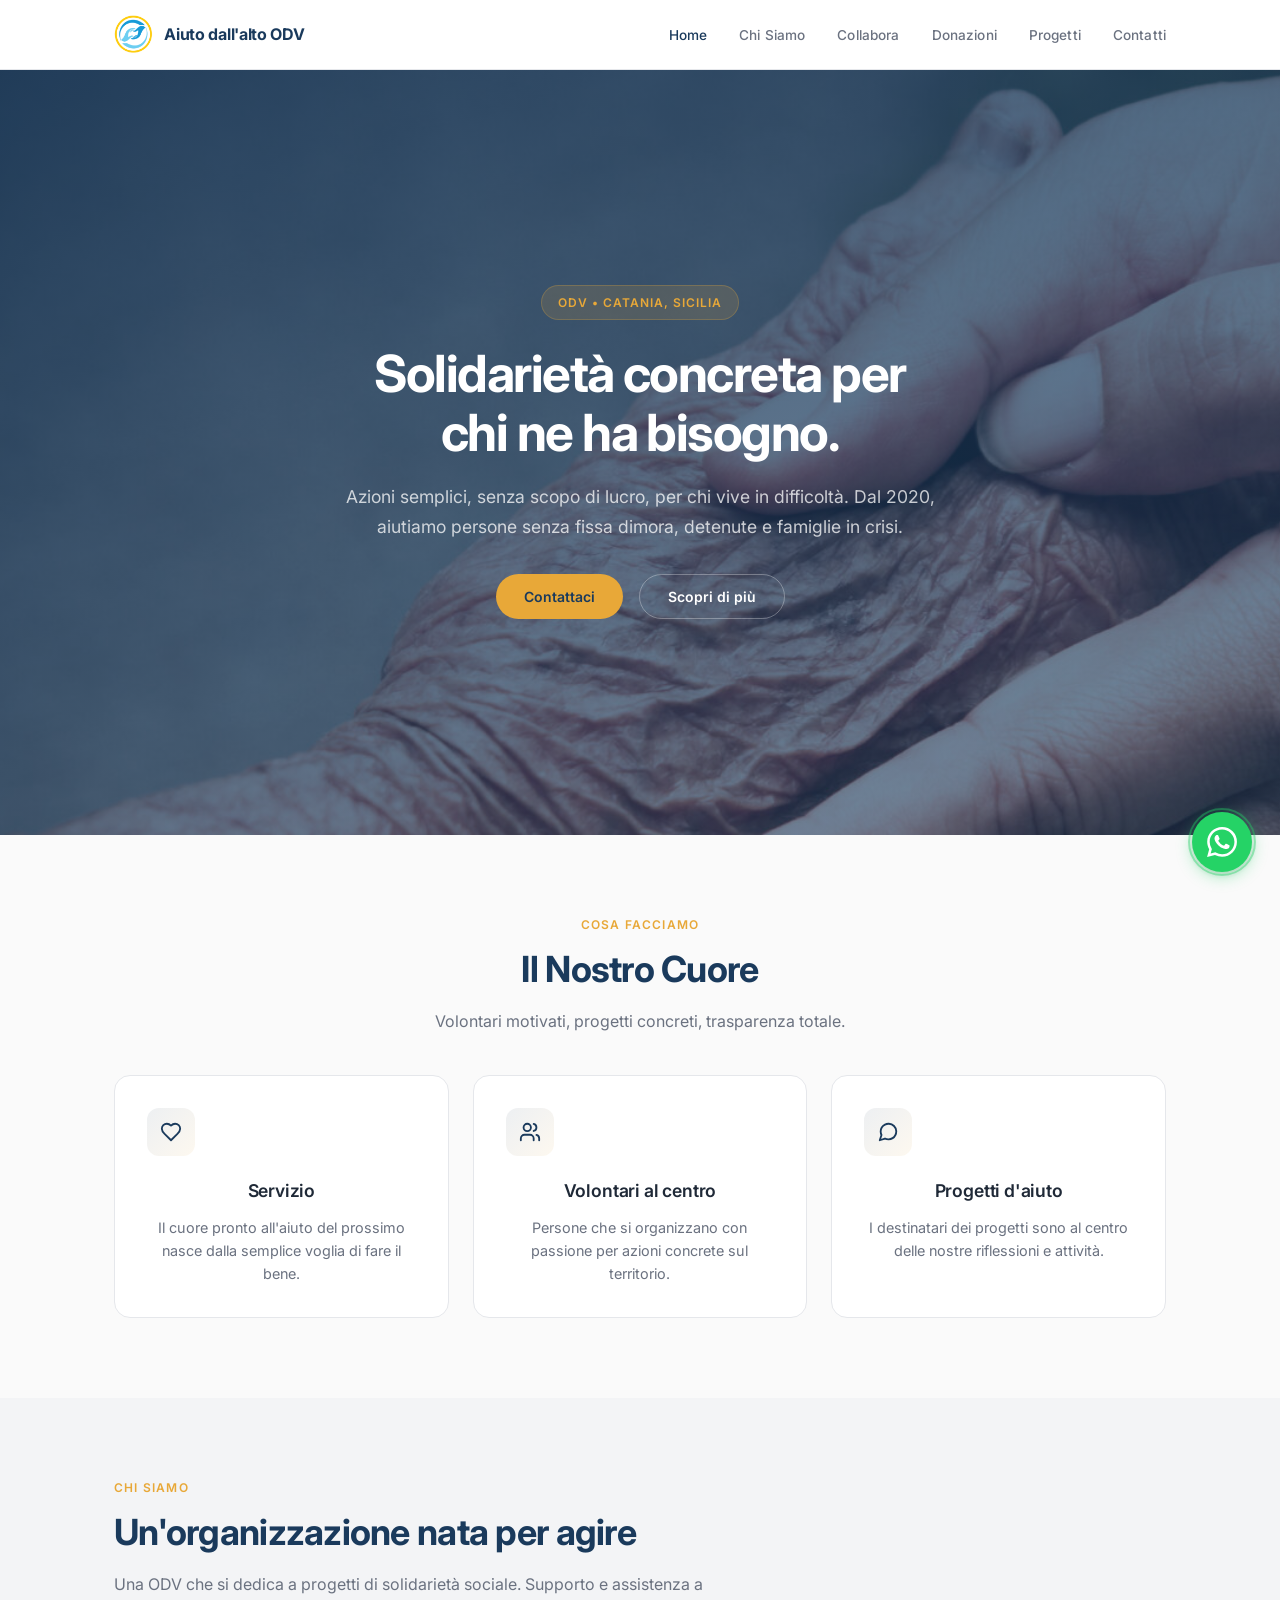
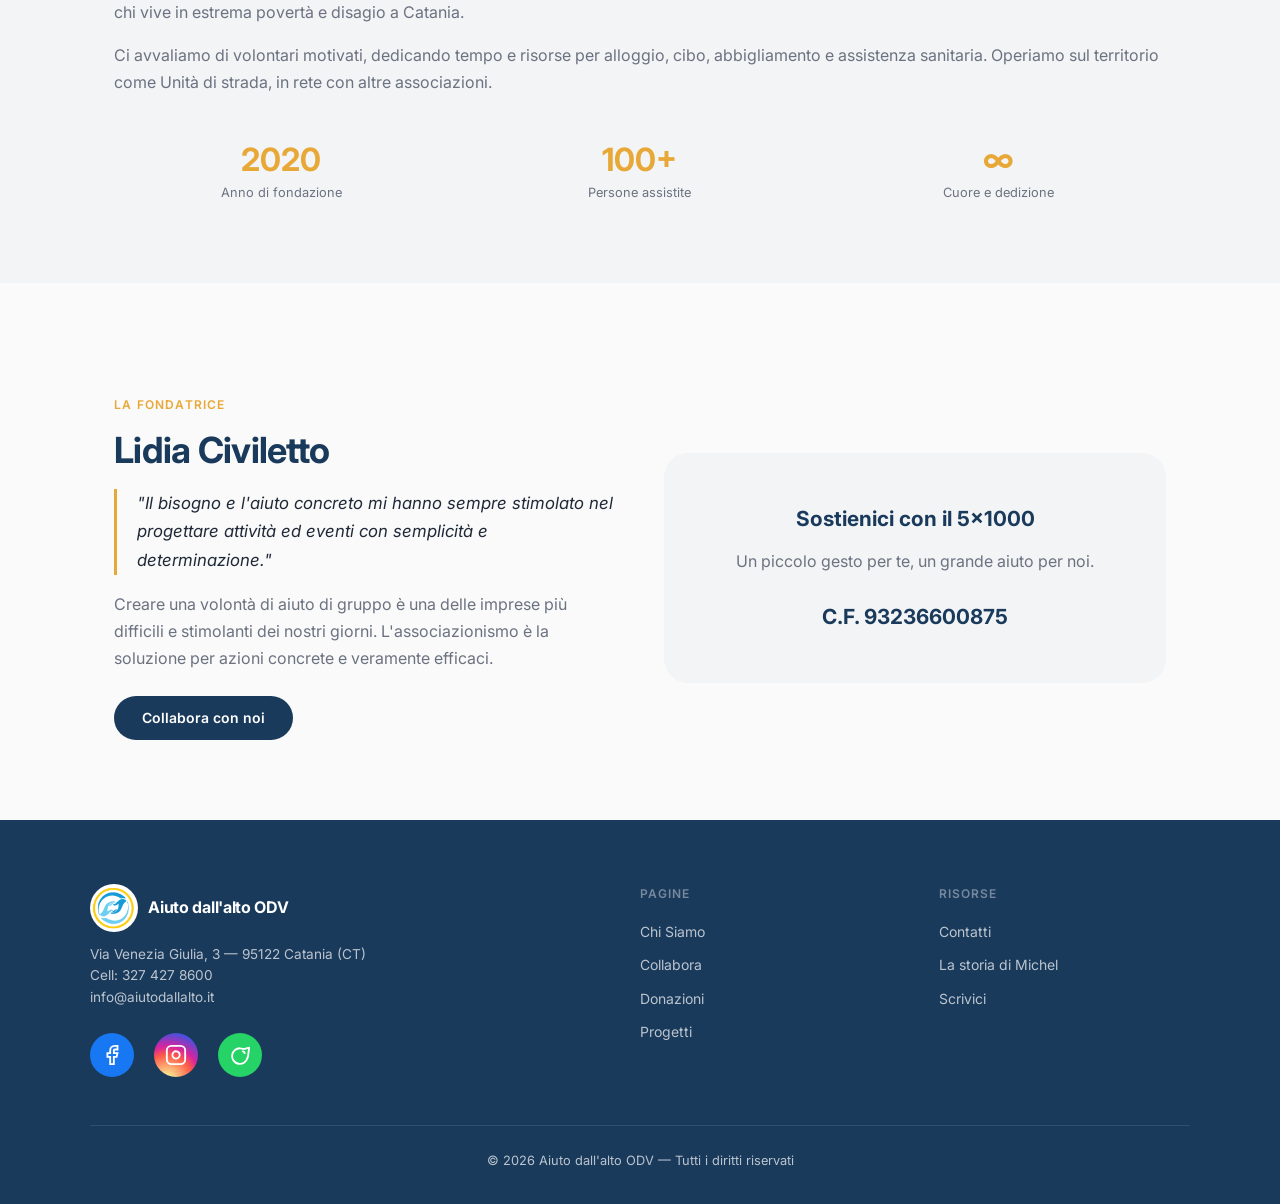
<file: index.html>
<!DOCTYPE html>
<html lang="it">
<head>
    <meta charset="UTF-8">
    <meta name="viewport" content="width=device-width, initial-scale=1.0">
    <title>Aiuto dall'alto ODV – Solidarietà concreta in Sicilia</title>
    <meta name="description" content="Associazione di volontariato a Catania. Progetti di aiuto sociale concreto per senza fissa dimora, carcere e comunità.">
    <link rel="stylesheet" href="assets/css/style.css">
    <style>
        .fade-in { opacity: 0; transform: translateY(20px); transition: opacity 0.6s ease, transform 0.6s ease; }
        .fade-in.visible { opacity: 1; transform: translateY(0); }
        .stats-row { display: grid; grid-template-columns: repeat(3, 1fr); gap: 1.5rem; margin-top: 3rem; text-align: center; }
        .stat-num { font-size: 2rem; font-weight: 700; color: var(--c-accent); line-height: 1; }
        .stat-label { font-size: 0.8rem; color: var(--c-text-muted); margin-top: 0.35rem; }
        .founder-section { display: grid; grid-template-columns: 1fr 1fr; gap: 3rem; align-items: center; margin-top: 2rem; }
        .founder-text blockquote { font-style: italic; font-size: 1.05rem; color: var(--c-text); line-height: 1.7; border-left: 3px solid var(--c-accent); padding-left: 1.25rem; margin-bottom: 1rem; }
        @media (max-width: 768px) { .stats-row { grid-template-columns: 1fr; gap: 1rem; } .founder-section { grid-template-columns: 1fr; } }
    </style>
</head>
<body>

    <header class="site-header">
        <div class="header-inner">
            <a href="index.html" class="logo">
                <img src="assets/img/logo.png" alt="Logo">
                <span>Aiuto dall'alto ODV</span>
            </a>
            <button class="menu-toggle" aria-label="Menu">
                <svg xmlns="http://www.w3.org/2000/svg" width="24" height="24" viewBox="0 0 24 24" fill="none" stroke="currentColor" stroke-width="2" stroke-linecap="round" stroke-linejoin="round"><line x1="3" y1="12" x2="21" y2="12"/><line x1="3" y1="6" x2="21" y2="6"/><line x1="3" y1="18" x2="21" y2="18"/></svg>
            </button>
            <ul class="nav-links">
                <li><a href="index.html" class="active">Home</a></li>
                <li><a href="chi-siamo.html">Chi Siamo</a></li>
                <li><a href="collabora.html">Collabora</a></li>
                <li><a href="donazioni.html">Donazioni</a></li>
                <li><a href="progetti.html">Progetti</a></li>
                <li><a href="contatti.html">Contatti</a></li>
            </ul>
        </div>
    </header>

    <main>
        <!-- HERO -->
        <section class="hero">
            <img src="assets/img/hero_mani.jpg" alt="" class="hero-bg">
            <div class="hero-content">
                <div class="hero-badge">ODV • Catania, Sicilia</div>
                <h1>Solidarietà concreta per chi ne ha bisogno.</h1>
                <p>Azioni semplici, senza scopo di lucro, per chi vive in difficoltà. Dal 2020, aiutiamo persone senza fissa dimora, detenute e famiglie in crisi.</p>
                <div class="hero-actions">
                    <a href="contatti.html" class="btn btn-primary">Contattaci</a>
                    <a href="chi-siamo.html" class="btn btn-outline">Scopri di più</a>
                </div>
            </div>
        </section>

        <!-- IL NOSTRO CUORE -->
        <section class="section section-center fade-in">
            <div class="section-label">Cosa facciamo</div>
            <h2 class="section-title">Il Nostro Cuore</h2>
            <p class="section-desc">Volontari motivati, progetti concreti, trasparenza totale.</p>
            <div class="card-grid">
                <div class="card">
                    <div class="card-icon">
                        <svg xmlns="http://www.w3.org/2000/svg" width="22" height="22" viewBox="0 0 24 24" fill="none" stroke="currentColor" stroke-width="2" stroke-linecap="round" stroke-linejoin="round"><path d="M19 14c1.49-1.46 3-3.21 3-5.5A5.5 5.5 0 0 0 16.5 3c-1.76 0-3 .5-4.5 2-1.5-1.5-2.74-2-4.5-2A5.5 5.5 0 0 0 2 8.5c0 2.3 1.5 4.05 3 5.5l7 7Z"/></svg>
                    </div>
                    <h3>Servizio</h3>
                    <p>Il cuore pronto all'aiuto del prossimo nasce dalla semplice voglia di fare il bene.</p>
                </div>
                <div class="card">
                    <div class="card-icon">
                        <svg xmlns="http://www.w3.org/2000/svg" width="22" height="22" viewBox="0 0 24 24" fill="none" stroke="currentColor" stroke-width="2" stroke-linecap="round" stroke-linejoin="round"><path d="M16 21v-2a4 4 0 0 0-4-4H6a4 4 0 0 0-4 4v2"/><circle cx="9" cy="7" r="4"/><path d="M22 21v-2a4 4 0 0 0-3-3.87"/><path d="M16 3.13a4 4 0 0 1 0 7.75"/></svg>
                    </div>
                    <h3>Volontari al centro</h3>
                    <p>Persone che si organizzano con passione per azioni concrete sul territorio.</p>
                </div>
                <div class="card">
                    <div class="card-icon">
                        <svg xmlns="http://www.w3.org/2000/svg" width="22" height="22" viewBox="0 0 24 24" fill="none" stroke="currentColor" stroke-width="2" stroke-linecap="round" stroke-linejoin="round"><path d="M21 11.5a8.38 8.38 0 0 1-.9 3.8 8.5 8.5 0 0 1-7.6 4.7 8.38 8.38 0 0 1-3.8-.9L3 21l1.9-5.7a8.38 8.38 0 0 1-.9-3.8 8.5 8.5 0 0 1 4.7-7.6 8.38 8.38 0 0 1 3.8-.9h.5a8.48 8.48 0 0 1 8 8v.5z"/></svg>
                    </div>
                    <h3>Progetti d'aiuto</h3>
                    <p>I destinatari dei progetti sono al centro delle nostre riflessioni e attività.</p>
                </div>
            </div>
        </section>

        <!-- CHI SIAMO PREVIEW -->
        <div style="background: var(--c-surface-alt);">
            <section class="section fade-in">
                <div class="section-label">Chi siamo</div>
                <h2 class="section-title">Un'organizzazione nata per agire</h2>
                <p class="section-desc">Una ODV che si dedica a progetti di solidarietà sociale. Supporto e assistenza a chi vive in estrema povertà e disagio a Catania.</p>
                <p style="color: var(--c-text-muted); margin-top: 1rem; line-height: 1.7;">Ci avvaliamo di volontari motivati, dedicando tempo e risorse per alloggio, cibo, abbigliamento e assistenza sanitaria. Operiamo sul territorio come Unità di strada, in rete con altre associazioni.</p>
                <div class="stats-row">
                    <div><div class="stat-num">2020</div><div class="stat-label">Anno di fondazione</div></div>
                    <div><div class="stat-num">100+</div><div class="stat-label">Persone assistite</div></div>
                    <div><div class="stat-num">∞</div><div class="stat-label">Cuore e dedizione</div></div>
                </div>
            </section>
        </div>

        <!-- FONDATRICE -->
        <section class="section fade-in">
            <div class="founder-section">
                <div class="founder-text">
                    <div class="section-label">La fondatrice</div>
                    <h2 class="section-title">Lidia Civiletto</h2>
                    <blockquote>"Il bisogno e l'aiuto concreto mi hanno sempre stimolato nel progettare attività ed eventi con semplicità e determinazione."</blockquote>
                    <p style="color: var(--c-text-muted); line-height: 1.7;">Creare una volontà di aiuto di gruppo è una delle imprese più difficili e stimolanti dei nostri giorni. L'associazionismo è la soluzione per azioni concrete e veramente efficaci.</p>
                    <a href="collabora.html" class="btn btn-dark mt-3">Collabora con noi</a>
                </div>
                <div class="cta-banner" style="margin-top: 0;">
                    <h3>Sostienici con il 5×1000</h3>
                    <p>Un piccolo gesto per te, un grande aiuto per noi.</p>
                    <div style="font-weight: 700; font-size: 1.3rem; color: var(--c-primary);">C.F. 93236600875</div>
                </div>
            </div>
        </section>
    </main>

    <footer class="site-footer">
        <div class="footer-grid">
            <div class="footer-brand">
                <div class="logo">
                    <img src="assets/img/logo.png" alt="Logo">
                    <span style="color: #fff; font-weight: 700;">Aiuto dall'alto ODV</span>
                </div>
                <p>Via Venezia Giulia, 3 — 95122 Catania (CT)<br>Cell: 327 427 8600<br>info@aiutodallalto.it</p>
                <div class="social-row">
                    <a href="https://www.facebook.com/Ass.Aiuto" class="facebook" aria-label="Facebook"><svg xmlns="http://www.w3.org/2000/svg" width="16" height="16" viewBox="0 0 24 24" fill="none" stroke="currentColor" stroke-width="2"><path d="M18 2h-3a5 5 0 0 0-5 5v3H7v4h3v8h4v-8h3l1-4h-4V7a1 1 0 0 1 1-1h3z"/></svg></a>
                    <a href="https://instagram.com/aiuto_dallalto" class="instagram" aria-label="Instagram"><svg xmlns="http://www.w3.org/2000/svg" width="16" height="16" viewBox="0 0 24 24" fill="none" stroke="currentColor" stroke-width="2"><rect x="2" y="2" width="20" height="20" rx="5" ry="5"/><path d="M16 11.37A4 4 0 1 1 12.63 8 4 4 0 0 1 16 11.37z"/><line x1="17.5" y1="6.5" x2="17.51" y2="6.5"/></svg></a>
                    <a href="https://wa.me/393274278600" class="whatsapp" aria-label="WhatsApp"><svg xmlns="http://www.w3.org/2000/svg" width="16" height="16" viewBox="0 0 24 24" fill="none" stroke="currentColor" stroke-width="2" stroke-linecap="round" stroke-linejoin="round"><path d="M21 11.5a8.38 8.38 0 0 1-.9 3.8 8.5 8.5 0 1 1-7.6-10.6 8.38 8.38 0 0 1 3.5.9L22 4Z"/><path d="M17 10a2 2 0 0 0-2-2"/></svg></a>
                </div>
            </div>
            <div class="footer-col">
                <h4>Pagine</h4>
                <a href="chi-siamo.html">Chi Siamo</a>
                <a href="collabora.html">Collabora</a>
                <a href="donazioni.html">Donazioni</a>
                <a href="progetti.html">Progetti</a>
            </div>
            <div class="footer-col">
                <h4>Risorse</h4>
                <a href="contatti.html">Contatti</a>
                <a href="storia-michel.html">La storia di Michel</a>
                <a href="mailto:info@aiutodallalto.it">Scrivici</a>
            </div>
        </div>
        <div class="footer-bottom">© 2026 Aiuto dall'alto ODV — Tutti i diritti riservati</div>
    </footer>

    <!-- WhatsApp Share FAB -->
    <a href="#" class="wa-fab wa-fab-share" target="_blank" rel="noopener" aria-label="Condividi su WhatsApp">
        <span class="wa-fab-label">Condividi</span>
        <span class="wa-fab-icon">
            <svg viewBox="0 0 24 24" xmlns="http://www.w3.org/2000/svg"><path d="M17.472 14.382c-.297-.149-1.758-.867-2.03-.967-.273-.099-.471-.148-.67.15-.197.297-.767.966-.94 1.164-.173.199-.347.223-.644.075-.297-.15-1.255-.463-2.39-1.475-.883-.788-1.48-1.761-1.653-2.059-.173-.297-.018-.458.13-.606.134-.133.298-.347.446-.52.149-.174.198-.298.298-.497.099-.198.05-.371-.025-.52-.075-.149-.669-1.612-.916-2.207-.242-.579-.487-.5-.669-.51-.173-.008-.371-.01-.57-.01-.198 0-.52.074-.792.372-.272.297-1.04 1.016-1.04 2.479 0 1.462 1.065 2.875 1.213 3.074.149.198 2.096 3.2 5.077 4.487.709.306 1.262.489 1.694.625.712.227 1.36.195 1.871.118.571-.085 1.758-.719 2.006-1.413.248-.694.248-1.289.173-1.413-.074-.124-.272-.198-.57-.347m-5.421 7.403h-.004a9.87 9.87 0 01-5.031-1.378l-.361-.214-3.741.982.998-3.648-.235-.374a9.86 9.86 0 01-1.51-5.26c.001-5.45 4.436-9.884 9.888-9.884 2.64 0 5.122 1.03 6.988 2.898a9.825 9.825 0 012.893 6.994c-.003 5.45-4.437 9.884-9.885 9.884m8.413-18.297A11.815 11.815 0 0012.05 0C5.495 0 .16 5.335.157 11.892c0 2.096.547 4.142 1.588 5.945L.057 24l6.305-1.654a11.882 11.882 0 005.683 1.448h.005c6.554 0 11.89-5.335 11.893-11.893a11.821 11.821 0 00-3.48-8.413z"/></svg>
        </span>
    </a>

    <script src="assets/js/main.js"></script>
</body>
</html>
</file>
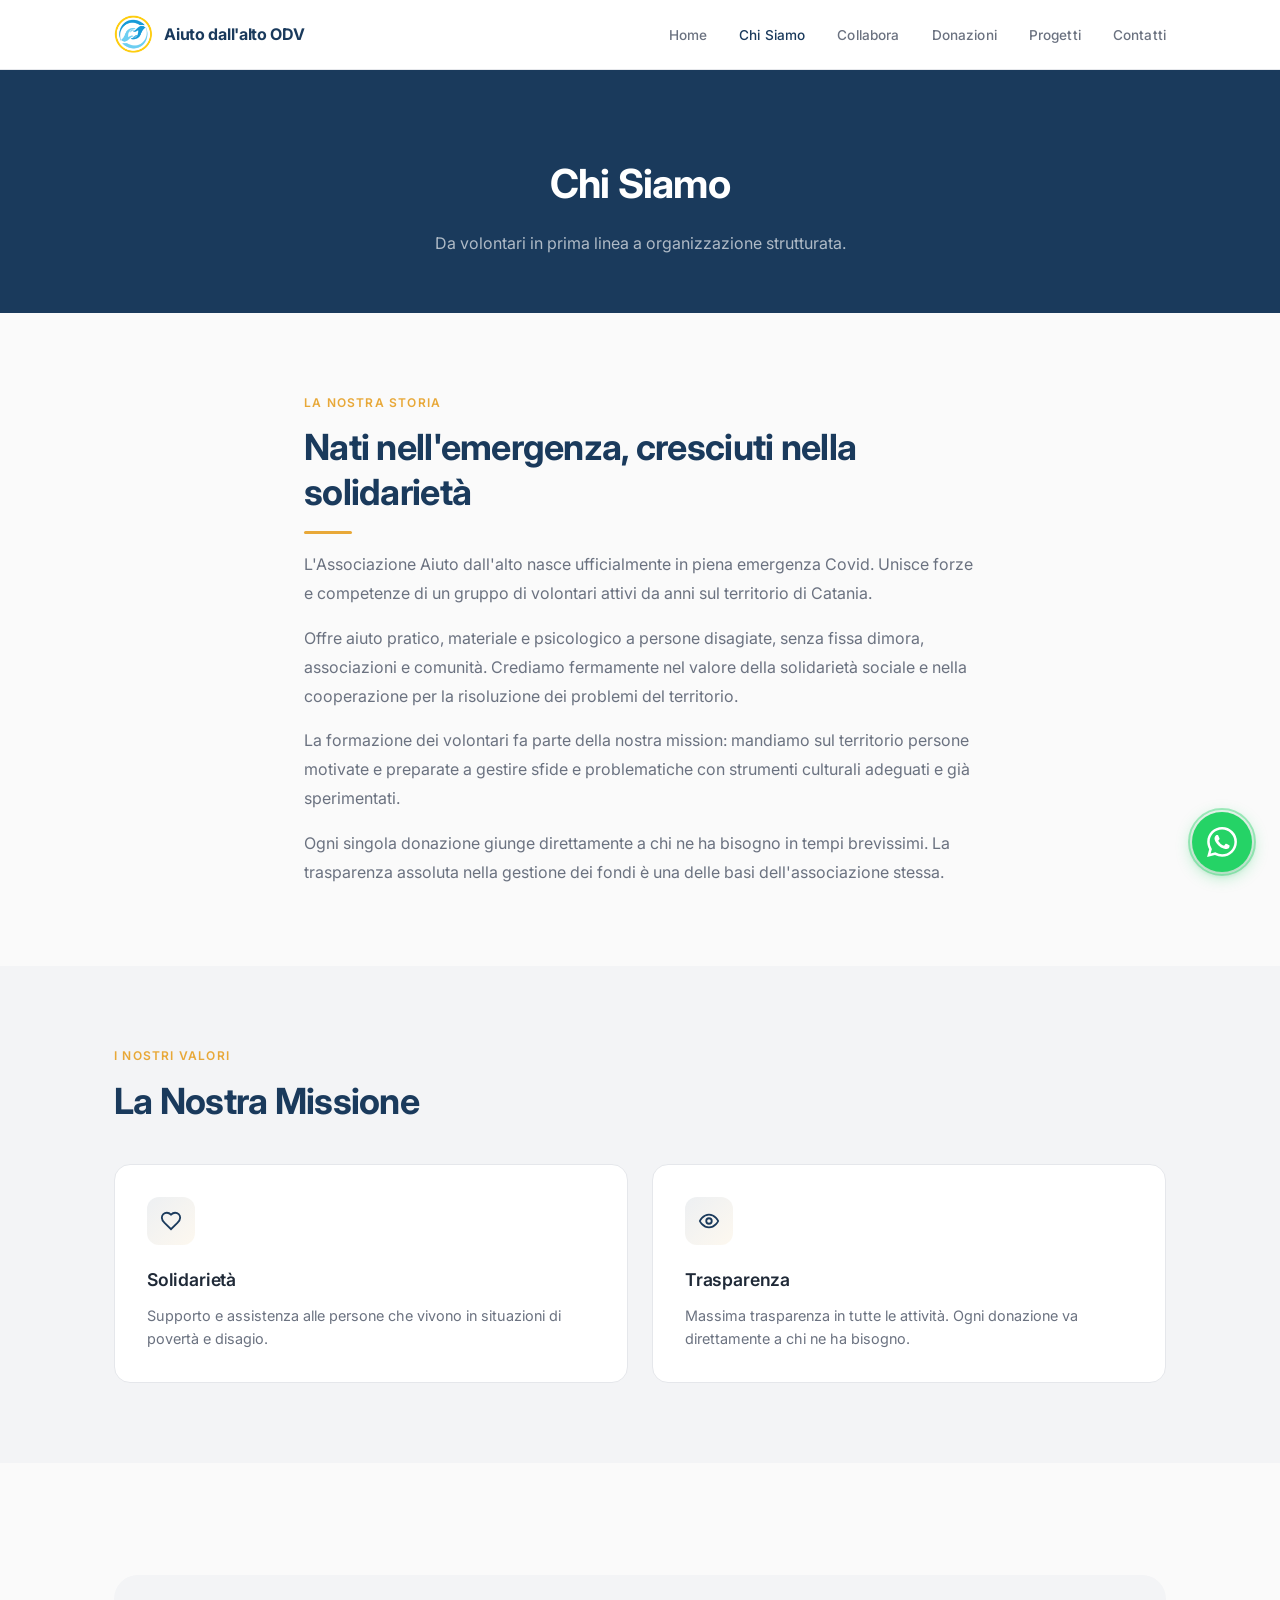
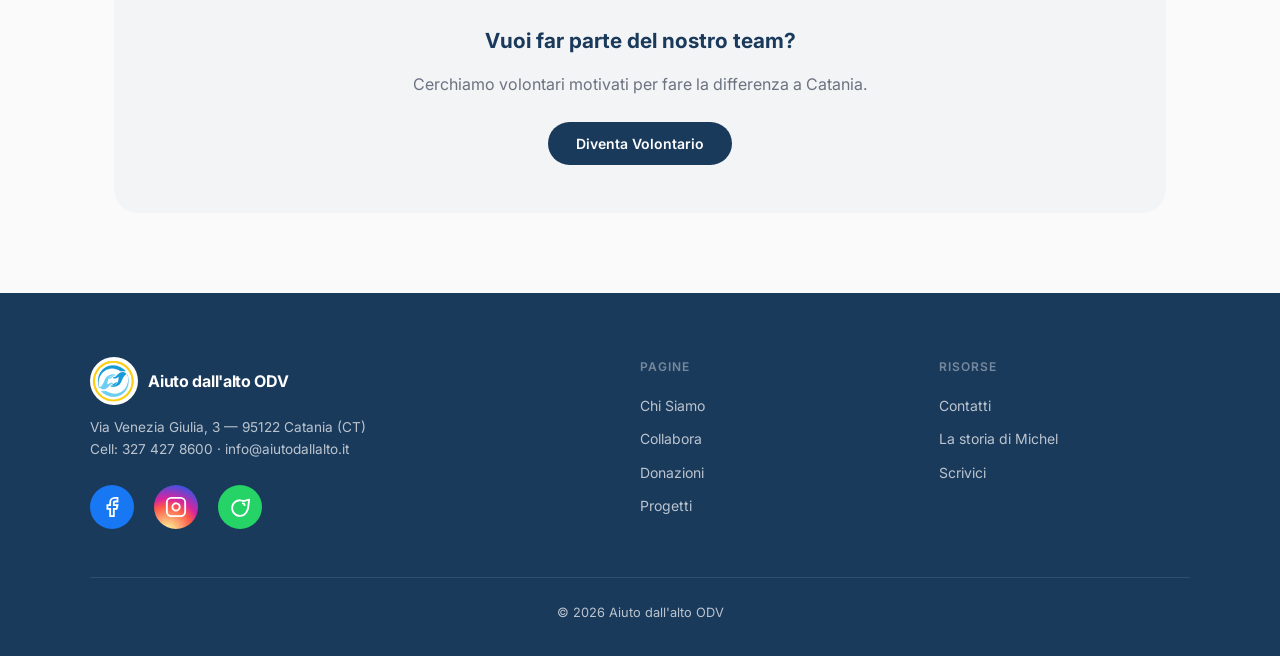
<file: chi-siamo.html>
<!DOCTYPE html>
<html lang="it">
<head>
    <meta charset="UTF-8">
    <meta name="viewport" content="width=device-width, initial-scale=1.0">
    <title>Chi Siamo – Aiuto dall'alto ODV</title>
    <meta name="description" content="Scopri la storia e la missione di Aiuto dall'alto, associazione ODV di Catania.">
    <link rel="stylesheet" href="assets/css/style.css">
    <style>.fade-in{opacity:0;transform:translateY(20px);transition:opacity .6s ease,transform .6s ease}.fade-in.visible{opacity:1;transform:translateY(0)}</style>
</head>
<body>
    <header class="site-header"><div class="header-inner"><a href="index.html" class="logo"><img src="assets/img/logo.png" alt="Logo"><span>Aiuto dall'alto ODV</span></a><button class="menu-toggle" aria-label="Menu"><svg xmlns="http://www.w3.org/2000/svg" width="24" height="24" viewBox="0 0 24 24" fill="none" stroke="currentColor" stroke-width="2" stroke-linecap="round" stroke-linejoin="round"><line x1="3" y1="12" x2="21" y2="12"/><line x1="3" y1="6" x2="21" y2="6"/><line x1="3" y1="18" x2="21" y2="18"/></svg></button><ul class="nav-links"><li><a href="index.html">Home</a></li><li><a href="chi-siamo.html">Chi Siamo</a></li><li><a href="collabora.html">Collabora</a></li><li><a href="donazioni.html">Donazioni</a></li><li><a href="progetti.html">Progetti</a></li><li><a href="contatti.html">Contatti</a></li></ul></div></header>

    <main>
        <section class="page-hero">
            <h1>Chi Siamo</h1>
            <p>Da volontari in prima linea a organizzazione strutturata.</p>
        </section>

        <section class="section section-narrow fade-in">
            <div class="section-label">La nostra storia</div>
            <h2 class="section-title">Nati nell'emergenza, cresciuti nella solidarietà</h2>
            <div class="divider"></div>
            <p style="color: var(--c-text-muted); line-height: 1.8; margin-top: 1rem;">L'Associazione Aiuto dall'alto nasce ufficialmente in piena emergenza Covid. Unisce forze e competenze di un gruppo di volontari attivi da anni sul territorio di Catania.</p>
            <p style="color: var(--c-text-muted); line-height: 1.8; margin-top: 1rem;">Offre aiuto pratico, materiale e psicologico a persone disagiate, senza fissa dimora, associazioni e comunità. Crediamo fermamente nel valore della solidarietà sociale e nella cooperazione per la risoluzione dei problemi del territorio.</p>
            <p style="color: var(--c-text-muted); line-height: 1.8; margin-top: 1rem;">La formazione dei volontari fa parte della nostra mission: mandiamo sul territorio persone motivate e preparate a gestire sfide e problematiche con strumenti culturali adeguati e già sperimentati.</p>
            <p style="color: var(--c-text-muted); line-height: 1.8; margin-top: 1rem;">Ogni singola donazione giunge direttamente a chi ne ha bisogno in tempi brevissimi. La trasparenza assoluta nella gestione dei fondi è una delle basi dell'associazione stessa.</p>
        </section>

        <div style="background: var(--c-surface-alt);">
            <section class="section fade-in">
                <div class="section-label">I nostri valori</div>
                <h2 class="section-title">La Nostra Missione</h2>
                <div class="card-grid" style="grid-template-columns: 1fr 1fr;">
                    <div class="card">
                        <div class="card-icon"><svg xmlns="http://www.w3.org/2000/svg" width="22" height="22" viewBox="0 0 24 24" fill="none" stroke="currentColor" stroke-width="2"><path d="M19 14c1.49-1.46 3-3.21 3-5.5A5.5 5.5 0 0 0 16.5 3c-1.76 0-3 .5-4.5 2-1.5-1.5-2.74-2-4.5-2A5.5 5.5 0 0 0 2 8.5c0 2.3 1.5 4.05 3 5.5l7 7Z"/></svg></div>
                        <h3>Solidarietà</h3>
                        <p>Supporto e assistenza alle persone che vivono in situazioni di povertà e disagio.</p>
                    </div>
                    <div class="card">
                        <div class="card-icon"><svg xmlns="http://www.w3.org/2000/svg" width="22" height="22" viewBox="0 0 24 24" fill="none" stroke="currentColor" stroke-width="2"><path d="M2 12s3-7 10-7 10 7 10 7-3 7-10 7-10-7-10-7Z"/><circle cx="12" cy="12" r="3"/></svg></div>
                        <h3>Trasparenza</h3>
                        <p>Massima trasparenza in tutte le attività. Ogni donazione va direttamente a chi ne ha bisogno.</p>
                    </div>
                </div>
            </section>
        </div>

        <section class="section section-center fade-in">
            <div class="cta-banner">
                <h3>Vuoi far parte del nostro team?</h3>
                <p>Cerchiamo volontari motivati per fare la differenza a Catania.</p>
                <a href="collabora.html" class="btn btn-dark">Diventa Volontario</a>
            </div>
        </section>
    </main>

    <footer class="site-footer">
        <div class="footer-grid">
            <div class="footer-brand">
                <div class="logo">
                    <img src="assets/img/logo.png" alt="Logo">
                    <span style="color: #fff; font-weight: 700;">Aiuto dall'alto ODV</span>
                </div>
                <p>Via Venezia Giulia, 3 — 95122 Catania (CT)<br>Cell: 327 427 8600 · info@aiutodallalto.it</p>
                <div class="social-row">
                    <a href="https://www.facebook.com/Ass.Aiuto" class="facebook" aria-label="Facebook"><svg xmlns="http://www.w3.org/2000/svg" width="16" height="16" viewBox="0 0 24 24" fill="none" stroke="currentColor" stroke-width="2"><path d="M18 2h-3a5 5 0 0 0-5 5v3H7v4h3v8h4v-8h3l1-4h-4V7a1 1 0 0 1 1-1h3z"/></svg></a>
                    <a href="https://instagram.com/aiuto_dallalto" class="instagram" aria-label="Instagram"><svg xmlns="http://www.w3.org/2000/svg" width="16" height="16" viewBox="0 0 24 24" fill="none" stroke="currentColor" stroke-width="2"><rect x="2" y="2" width="20" height="20" rx="5" ry="5"/><path d="M16 11.37A4 4 0 1 1 12.63 8 4 4 0 0 1 16 11.37z"/><line x1="17.5" y1="6.5" x2="17.51" y2="6.5"/></svg></a>
                    <a href="https://wa.me/393274278600" class="whatsapp" aria-label="WhatsApp"><svg xmlns="http://www.w3.org/2000/svg" width="16" height="16" viewBox="0 0 24 24" fill="none" stroke="currentColor" stroke-width="2" stroke-linecap="round" stroke-linejoin="round"><path d="M21 11.5a8.38 8.38 0 0 1-.9 3.8 8.5 8.5 0 1 1-7.6-10.6 8.38 8.38 0 0 1 3.5.9L22 4Z"/><path d="M17 10a2 2 0 0 0-2-2"/></svg></a>
                </div>
            </div>
            <div class="footer-col">
                <h4>Pagine</h4>
                <a href="chi-siamo.html">Chi Siamo</a>
                <a href="collabora.html">Collabora</a>
                <a href="donazioni.html">Donazioni</a>
                <a href="progetti.html">Progetti</a>
            </div>
            <div class="footer-col">
                <h4>Risorse</h4>
                <a href="contatti.html">Contatti</a>
                <a href="storia-michel.html">La storia di Michel</a>
                <a href="mailto:info@aiutodallalto.it">Scrivici</a>
            </div>
        </div>
        <div class="footer-bottom">© 2026 Aiuto dall'alto ODV</div>
    </footer>

    <!-- WhatsApp Share FAB -->
    <a href="#" class="wa-fab wa-fab-share" target="_blank" rel="noopener" aria-label="Condividi su WhatsApp">
        <span class="wa-fab-label">Condividi</span>
        <span class="wa-fab-icon">
            <svg viewBox="0 0 24 24" xmlns="http://www.w3.org/2000/svg"><path d="M17.472 14.382c-.297-.149-1.758-.867-2.03-.967-.273-.099-.471-.148-.67.15-.197.297-.767.966-.94 1.164-.173.199-.347.223-.644.075-.297-.15-1.255-.463-2.39-1.475-.883-.788-1.48-1.761-1.653-2.059-.173-.297-.018-.458.13-.606.134-.133.298-.347.446-.52.149-.174.198-.298.298-.497.099-.198.05-.371-.025-.52-.075-.149-.669-1.612-.916-2.207-.242-.579-.487-.5-.669-.51-.173-.008-.371-.01-.57-.01-.198 0-.52.074-.792.372-.272.297-1.04 1.016-1.04 2.479 0 1.462 1.065 2.875 1.213 3.074.149.198 2.096 3.2 5.077 4.487.709.306 1.262.489 1.694.625.712.227 1.36.195 1.871.118.571-.085 1.758-.719 2.006-1.413.248-.694.248-1.289.173-1.413-.074-.124-.272-.198-.57-.347m-5.421 7.403h-.004a9.87 9.87 0 01-5.031-1.378l-.361-.214-3.741.982.998-3.648-.235-.374a9.86 9.86 0 01-1.51-5.26c.001-5.45 4.436-9.884 9.888-9.884 2.64 0 5.122 1.03 6.988 2.898a9.825 9.825 0 012.893 6.994c-.003 5.45-4.437 9.884-9.885 9.884m8.413-18.297A11.815 11.815 0 0012.05 0C5.495 0 .16 5.335.157 11.892c0 2.096.547 4.142 1.588 5.945L.057 24l6.305-1.654a11.882 11.882 0 005.683 1.448h.005c6.554 0 11.89-5.335 11.893-11.893a11.821 11.821 0 00-3.48-8.413z"/></svg>
        </span>
    </a>

    <script src="assets/js/main.js"></script>
</body>
</html>
</file>
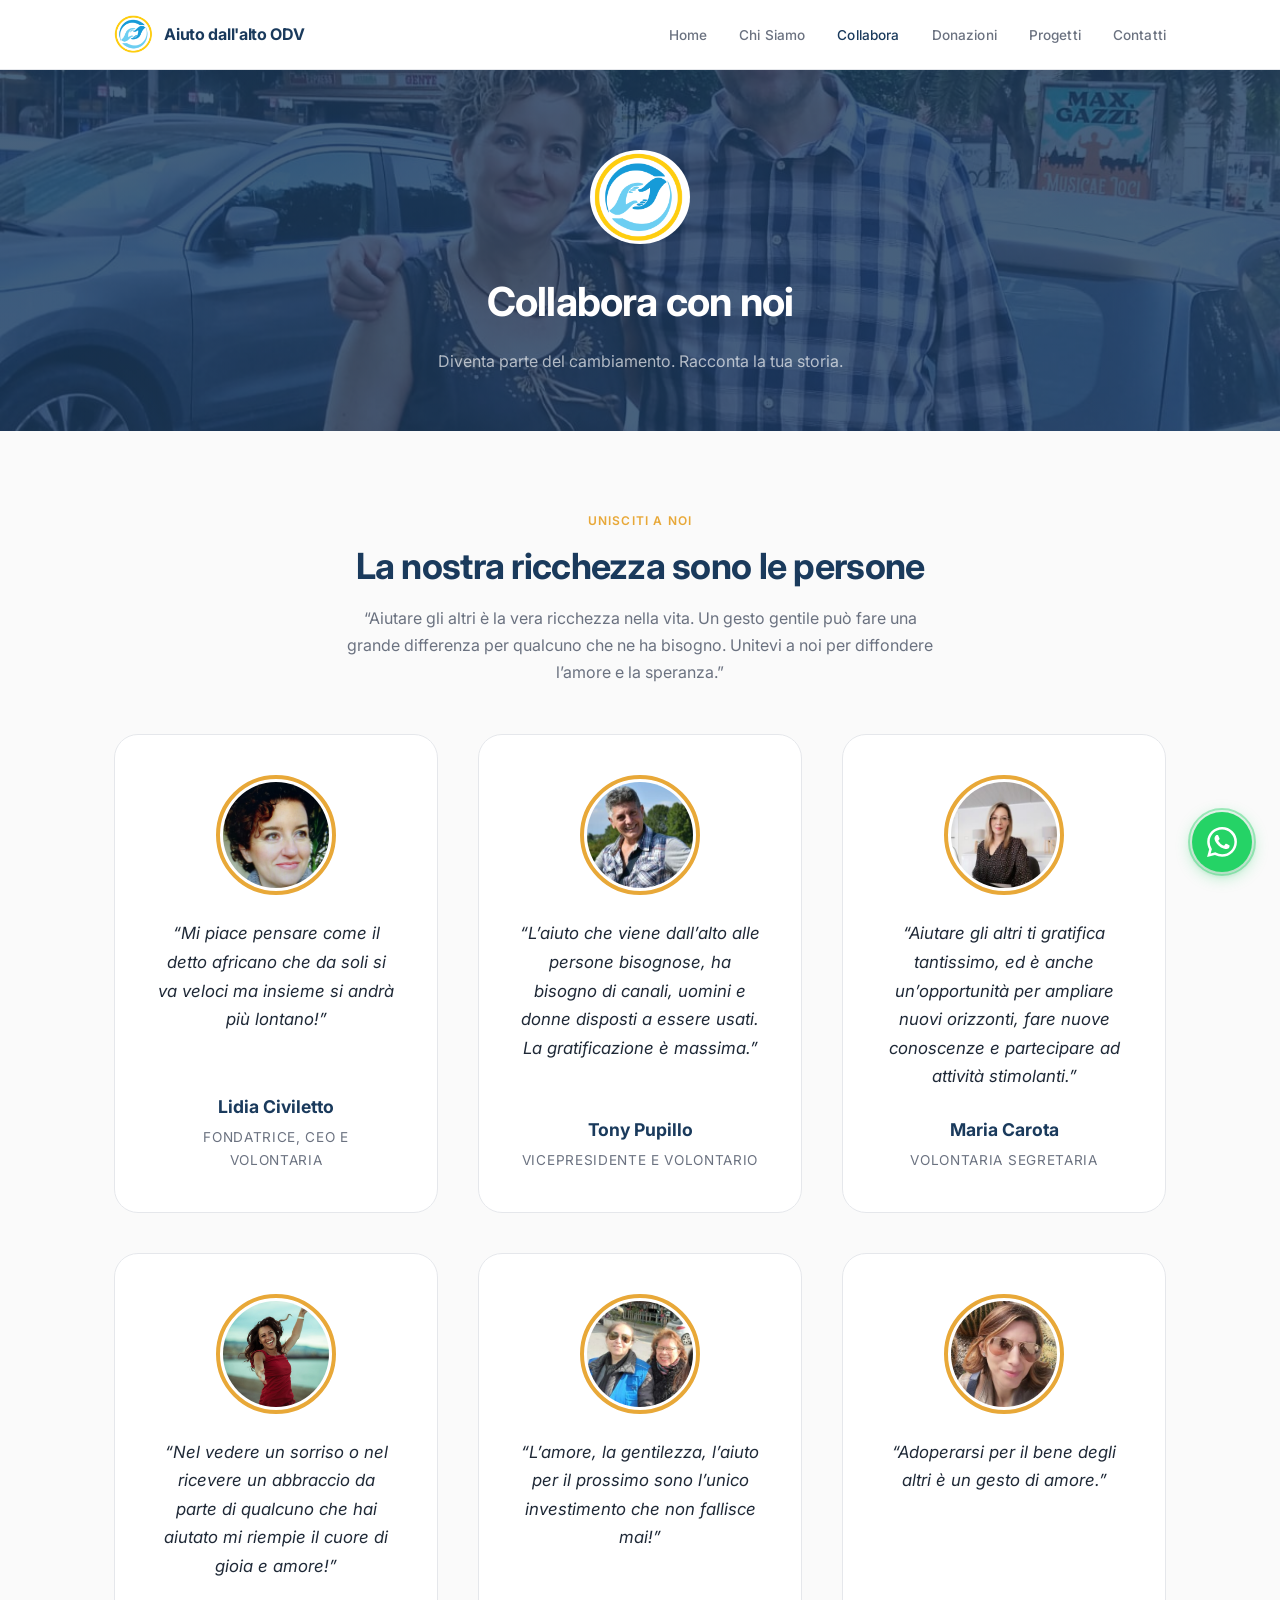
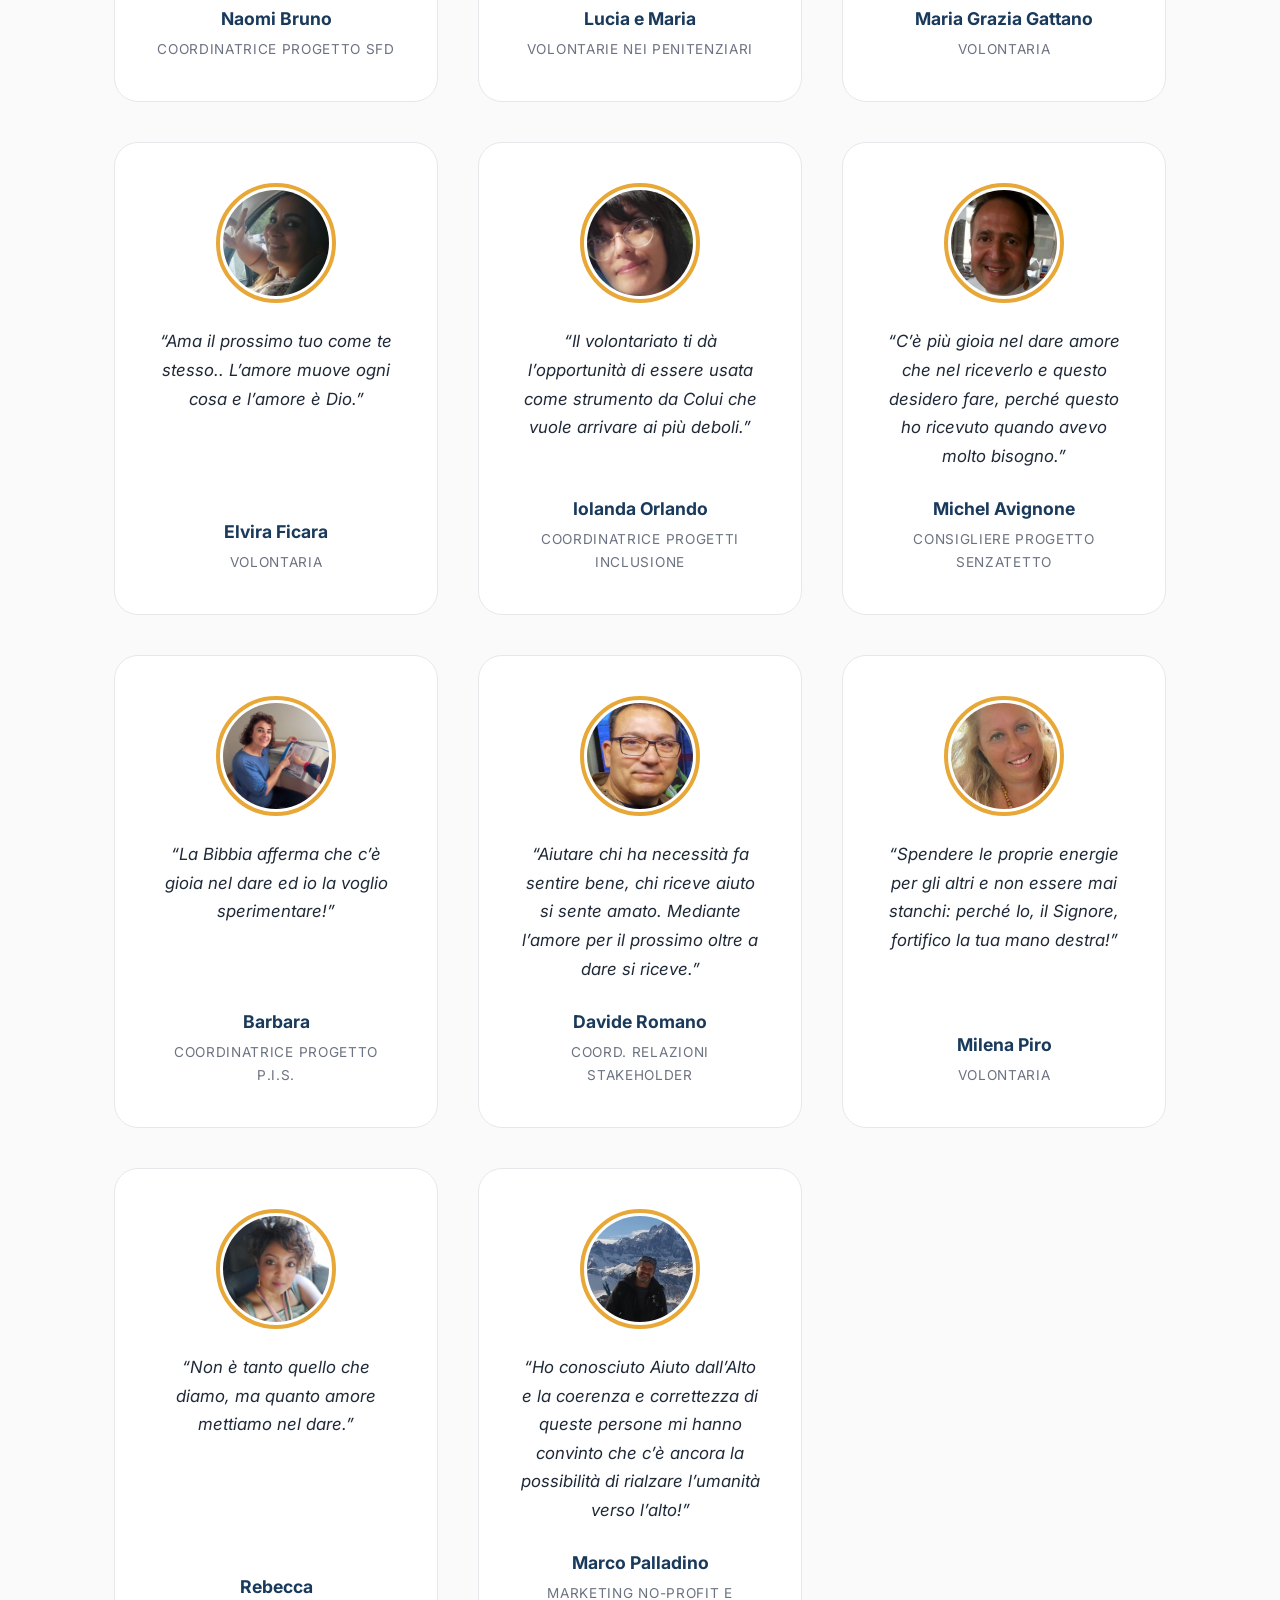
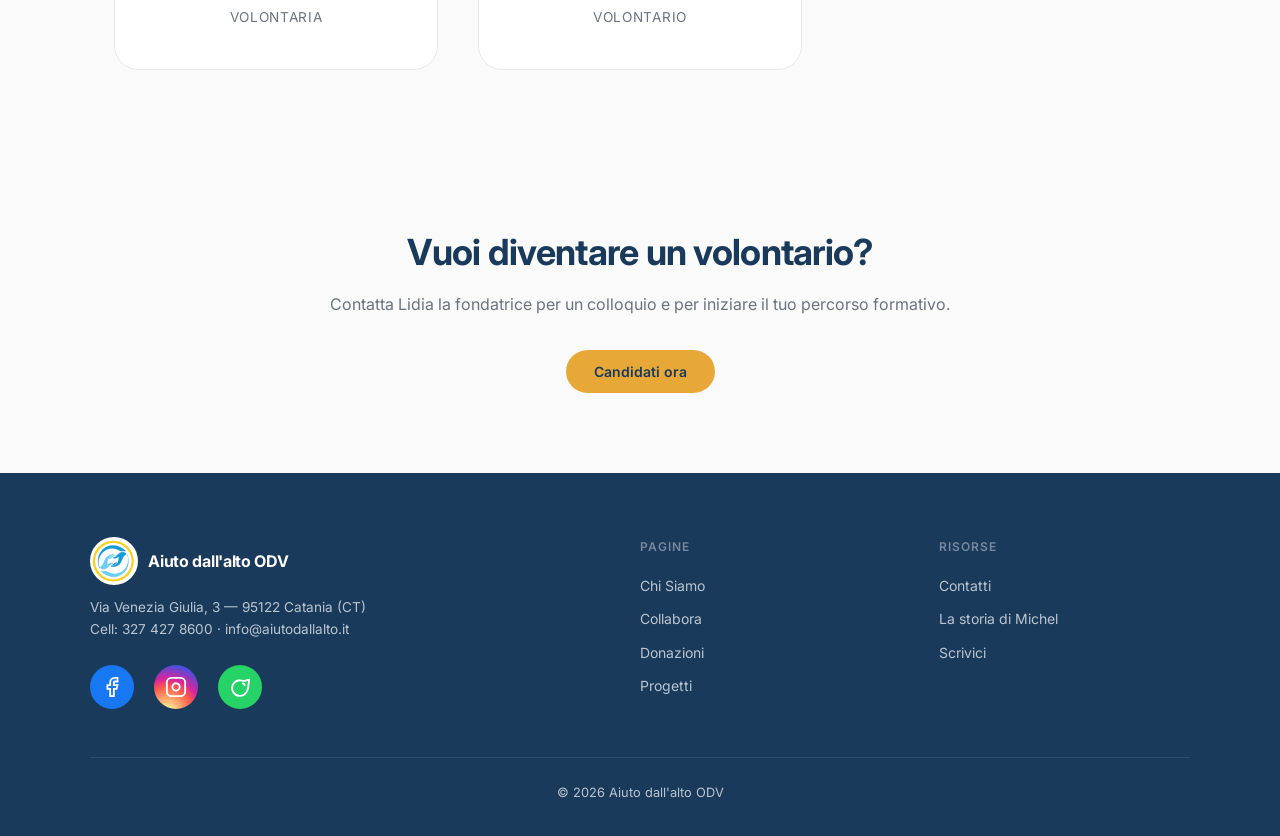
<file: collabora.html>
<!DOCTYPE html>
<html lang="it">
<head>
    <meta charset="UTF-8">
    <meta name="viewport" content="width=device-width, initial-scale=1.0">
    <title>Collabora con noi – Aiuto dall'alto ODV</title>
    <link rel="stylesheet" href="assets/css/style.css">
    <style>
        .fade-in { opacity: 0; transform: translateY(20px); transition: opacity .6s ease, transform .6s ease; }
        .fade-in.visible { opacity: 1; transform: translateY(0); }
        .testimonial-grid { display: grid; grid-template-columns: repeat(auto-fit, minmax(280px, 1fr)); gap: 2.5rem; margin-top: 3rem; }
        .testimonial-card {
            background: var(--c-surface); border-radius: var(--radius-lg); padding: 2.5rem;
            border: 1px solid var(--c-border); display: flex; flex-direction: column;
            align-items: center; text-align: center; position: relative; overflow: hidden;
            opacity: 0; transform: translateY(20px);
            animation: cardIn 0.5s ease forwards;
        }
        .testimonial-card:nth-child(1)  { animation-delay: 0.05s; }
        .testimonial-card:nth-child(2)  { animation-delay: 0.1s; }
        .testimonial-card:nth-child(3)  { animation-delay: 0.15s; }
        .testimonial-card:nth-child(4)  { animation-delay: 0.2s; }
        .testimonial-card:nth-child(5)  { animation-delay: 0.25s; }
        .testimonial-card:nth-child(6)  { animation-delay: 0.3s; }
        .testimonial-card:nth-child(7)  { animation-delay: 0.35s; }
        .testimonial-card:nth-child(8)  { animation-delay: 0.4s; }
        .testimonial-card:nth-child(9)  { animation-delay: 0.45s; }
        .testimonial-card:nth-child(10) { animation-delay: 0.5s; }
        .testimonial-card:nth-child(11) { animation-delay: 0.55s; }
        .testimonial-card:nth-child(12) { animation-delay: 0.6s; }
        .testimonial-card:nth-child(13) { animation-delay: 0.65s; }
        .testimonial-card:nth-child(14) { animation-delay: 0.7s; }
        @keyframes cardIn {
            to { opacity: 1; transform: translateY(0); }
        }
        .testimonial-card:hover { transform: translateY(-5px); box-shadow: var(--shadow-xl); border-color: rgba(232,168,56,0.3); transition: all 0.3s ease; }
        .testimonial-img { width: 120px; height: 120px; border-radius: 50%; object-fit: cover; margin-bottom: 1.5rem; border: 4px solid var(--c-accent); padding: 3px; }
        .testimonial-quote { font-style: italic; color: var(--c-text); line-height: 1.7; margin-bottom: 1.5rem; font-size: 1.05rem; flex-grow: 1; }
        .testimonial-author { font-weight: 700; color: var(--c-primary); font-size: 1.1rem; margin-bottom: 0.25rem; }
        .testimonial-role { font-size: 0.85rem; color: var(--c-text-muted); text-transform: uppercase; letter-spacing: 0.05em; }
        .hero-logo-img { width: 100px; margin: 0 auto 1.5rem; border-radius: 50%; transition: width 0.3s ease; }

        @media (max-width: 768px) {
            .testimonial-grid { gap: 1.5rem; }
            .testimonial-card { padding: 1.75rem 1.25rem; }
        }

        @media (max-width: 480px) {
            .hero-logo-img { width: 70px; margin-bottom: 1rem; }
            .testimonial-grid { grid-template-columns: 1fr; }
        }
    </style>
</head>
<body>
    <header class="site-header"><div class="header-inner"><a href="index.html" class="logo"><img src="assets/img/logo.png" alt="Logo"><span>Aiuto dall'alto ODV</span></a><button class="menu-toggle" aria-label="Menu"><svg xmlns="http://www.w3.org/2000/svg" width="24" height="24" viewBox="0 0 24 24" fill="none" stroke="currentColor" stroke-width="2" stroke-linecap="round" stroke-linejoin="round"><line x1="3" y1="12" x2="21" y2="12"/><line x1="3" y1="6" x2="21" y2="6"/><line x1="3" y1="18" x2="21" y2="18"/></svg></button><ul class="nav-links"><li><a href="index.html">Home</a></li><li><a href="chi-siamo.html">Chi Siamo</a></li><li><a href="collabora.html" class="active">Collabora</a></li><li><a href="donazioni.html">Donazioni</a></li><li><a href="progetti.html">Progetti</a></li><li><a href="contatti.html">Contatti</a></li></ul></div></header>

    <main>
        <section class="page-hero" style="background: linear-gradient(rgba(26,58,92,0.8), rgba(26,58,92,0.8)), url('assets/img/volontari_catania.jpg'); background-size: cover; background-position: center;">
            <img src="assets/img/logo_big.png" alt="Logo" class="hero-logo-img">
            <h1>Collabora con noi</h1>
            <p>Diventa parte del cambiamento. Racconta la tua storia.</p>
        </section>

        <section class="section">
            <div class="section-center">
                <div class="section-label">Unisciti a noi</div>
                <h2 class="section-title">La nostra ricchezza sono le persone</h2>
                <p class="section-desc">“Aiutare gli altri è la vera ricchezza nella vita. Un gesto gentile può fare una grande differenza per qualcuno che ne ha bisogno. Unitevi a noi per diffondere l’amore e la speranza.”</p>
            </div>

            <div class="testimonial-grid">
                <!-- Lidia -->
                <div class="testimonial-card">
                    <img src="assets/img/lidia.jpg" alt="Lidia Civiletto" class="testimonial-img">
                    <p class="testimonial-quote">“Mi piace pensare come il detto africano che da soli si va veloci ma insieme si andrà più lontano!”</p>
                    <div class="testimonial-author">Lidia Civiletto</div>
                    <div class="testimonial-role">Fondatrice, CEO e Volontaria</div>
                </div>

                <!-- Tony -->
                <div class="testimonial-card">
                    <img src="assets/img/tony.jpg" alt="Tony Pupillo" class="testimonial-img">
                    <p class="testimonial-quote">“L’aiuto che viene dall’alto alle persone bisognose, ha bisogno di canali, uomini e donne disposti a essere usati. La gratificazione è massima.”</p>
                    <div class="testimonial-author">Tony Pupillo</div>
                    <div class="testimonial-role">Vicepresidente e Volontario</div>
                </div>

                <!-- Maria Carota -->
                <div class="testimonial-card">
                    <img src="assets/img/maria_c.jpg" alt="Maria Carota" class="testimonial-img">
                    <p class="testimonial-quote">“Aiutare gli altri ti gratifica tantissimo, ed è anche un’opportunità per ampliare nuovi orizzonti, fare nuove conoscenze e partecipare ad attività stimolanti.”</p>
                    <div class="testimonial-author">Maria Carota</div>
                    <div class="testimonial-role">Volontaria Segretaria</div>
                </div>

                <!-- Naomi Bruno -->
                <div class="testimonial-card">
                    <img src="assets/img/naomi.jpg" alt="Naomi Bruno" class="testimonial-img">
                    <p class="testimonial-quote">“Nel vedere un sorriso o nel ricevere un abbraccio da parte di qualcuno che hai aiutato mi riempie il cuore di gioia e amore!”</p>
                    <div class="testimonial-author">Naomi Bruno</div>
                    <div class="testimonial-role">Coordinatrice Progetto SFD</div>
                </div>

                <!-- Lucia e Maria -->
                <div class="testimonial-card">
                    <img src="assets/img/lucia_maria.jpg" alt="Lucia e Maria" class="testimonial-img">
                    <p class="testimonial-quote">“L’amore, la gentilezza, l’aiuto per il prossimo sono l’unico investimento che non fallisce mai!”</p>
                    <div class="testimonial-author">Lucia e Maria</div>
                    <div class="testimonial-role">Volontarie nei penitenziari</div>
                </div>

                <!-- Maria Grazia Gattano -->
                <div class="testimonial-card">
                    <img src="assets/img/mariagrazia.jpg" alt="Maria Grazia Gattano" class="testimonial-img">
                    <p class="testimonial-quote">“Adoperarsi per il bene degli altri è un gesto di amore.”</p>
                    <div class="testimonial-author">Maria Grazia Gattano</div>
                    <div class="testimonial-role">Volontaria</div>
                </div>

                <!-- Elvira Ficara -->
                <div class="testimonial-card">
                    <img src="assets/img/elvira.jpg" alt="Elvira Ficara" class="testimonial-img">
                    <p class="testimonial-quote">“Ama il prossimo tuo come te stesso.. L’amore muove ogni cosa e l’amore è Dio.”</p>
                    <div class="testimonial-author">Elvira Ficara</div>
                    <div class="testimonial-role">Volontaria</div>
                </div>

                <!-- Iolanda Orlando -->
                <div class="testimonial-card">
                    <img src="assets/img/iolanda.jpg" alt="Iolanda Orlando" class="testimonial-img">
                    <p class="testimonial-quote">“Il volontariato ti dà l’opportunità di essere usata come strumento da Colui che vuole arrivare ai più deboli.”</p>
                    <div class="testimonial-author">Iolanda Orlando</div>
                    <div class="testimonial-role">Coordinatrice Progetti Inclusione</div>
                </div>

                <!-- Michel Avignone -->
                <div class="testimonial-card">
                    <img src="assets/img/michel_v.jpg" alt="Michel Avignone" class="testimonial-img">
                    <p class="testimonial-quote">“C’è più gioia nel dare amore che nel riceverlo e questo desidero fare, perché questo ho ricevuto quando avevo molto bisogno.”</p>
                    <div class="testimonial-author">Michel Avignone</div>
                    <div class="testimonial-role">Consigliere Progetto Senzatetto</div>
                </div>

                <!-- Barbara -->
                <div class="testimonial-card">
                    <img src="assets/img/barbara.jpg" alt="Barbara" class="testimonial-img">
                    <p class="testimonial-quote">“La Bibbia afferma che c’è gioia nel dare ed io la voglio sperimentare!”</p>
                    <div class="testimonial-author">Barbara</div>
                    <div class="testimonial-role">Coordinatrice Progetto P.I.S.</div>
                </div>

                <!-- Davide Romano -->
                <div class="testimonial-card">
                    <img src="assets/img/davide.jpg" alt="Davide Romano" class="testimonial-img">
                    <p class="testimonial-quote">“Aiutare chi ha necessità fa sentire bene, chi riceve aiuto si sente amato. Mediante l’amore per il prossimo oltre a dare si riceve.”</p>
                    <div class="testimonial-author">Davide Romano</div>
                    <div class="testimonial-role">Coord. Relazioni Stakeholder</div>
                </div>

                <!-- Milena Piro -->
                <div class="testimonial-card">
                    <img src="assets/img/milena.jpg" alt="Milena Piro" class="testimonial-img">
                    <p class="testimonial-quote">“Spendere le proprie energie per gli altri e non essere mai stanchi: perché Io, il Signore, fortifico la tua mano destra!”</p>
                    <div class="testimonial-author">Milena Piro</div>
                    <div class="testimonial-role">Volontaria</div>
                </div>

                <!-- Rebecca -->
                <div class="testimonial-card">
                    <img src="assets/img/rebecca.jpg" alt="Rebecca" class="testimonial-img">
                    <p class="testimonial-quote">“Non è tanto quello che diamo, ma quanto amore mettiamo nel dare.”</p>
                    <div class="testimonial-author">Rebecca</div>
                    <div class="testimonial-role">Volontaria</div>
                </div>

                <!-- Marco Palladino -->
                <div class="testimonial-card">
                    <img src="assets/img/marco.jpg" alt="Marco Palladino" class="testimonial-img">
                    <p class="testimonial-quote">“Ho conosciuto Aiuto dall’Alto e la coerenza e correttezza di queste persone mi hanno convinto che c’è ancora la possibilità di rialzare l’umanità verso l’alto!”</p>
                    <div class="testimonial-author">Marco Palladino</div>
                    <div class="testimonial-role">Marketing No-Profit e Volontario</div>
                </div>
            </div>
        </section>

        <section class="section section-narrow fade-in text-center">
            <h2 class="section-title">Vuoi diventare un volontario?</h2>
            <p style="color: var(--c-text-muted); margin-bottom: 2rem;">Contatta Lidia la fondatrice per un colloquio e per iniziare il tuo percorso formativo.</p>
            <a href="mailto:info@aiutodallalto.it" class="btn btn-primary btn-lg">Candidati ora</a>
        </section>
    </main>

    <footer class="site-footer">
        <div class="footer-grid">
            <div class="footer-brand">
                <div class="logo">
                    <img src="assets/img/logo.png" alt="Logo">
                    <span style="color: #fff; font-weight: 700;">Aiuto dall'alto ODV</span>
                </div>
                <p>Via Venezia Giulia, 3 — 95122 Catania (CT)<br>Cell: 327 427 8600 · info@aiutodallalto.it</p>
                <div class="social-row">
                    <a href="https://www.facebook.com/Ass.Aiuto" class="facebook" aria-label="Facebook"><svg xmlns="http://www.w3.org/2000/svg" width="16" height="16" viewBox="0 0 24 24" fill="none" stroke="currentColor" stroke-width="2"><path d="M18 2h-3a5 5 0 0 0-5 5v3H7v4h3v8h4v-8h3l1-4h-4V7a1 1 0 0 1 1-1h3z"/></svg></a>
                    <a href="https://instagram.com/aiuto_dallalto" class="instagram" aria-label="Instagram"><svg xmlns="http://www.w3.org/2000/svg" width="16" height="16" viewBox="0 0 24 24" fill="none" stroke="currentColor" stroke-width="2"><rect x="2" y="2" width="20" height="20" rx="5" ry="5"/><path d="M16 11.37A4 4 0 1 1 12.63 8 4 4 0 0 1 16 11.37z"/><line x1="17.5" y1="6.5" x2="17.51" y2="6.5"/></svg></a>
                    <a href="https://wa.me/393274278600" class="whatsapp" aria-label="WhatsApp"><svg xmlns="http://www.w3.org/2000/svg" width="16" height="16" viewBox="0 0 24 24" fill="none" stroke="currentColor" stroke-width="2" stroke-linecap="round" stroke-linejoin="round"><path d="M21 11.5a8.38 8.38 0 0 1-.9 3.8 8.5 8.5 0 1 1-7.6-10.6 8.38 8.38 0 0 1 3.5.9L22 4Z"/><path d="M17 10a2 2 0 0 0-2-2"/></svg></a>
                </div>
            </div>
            <div class="footer-col">
                <h4>Pagine</h4>
                <a href="chi-siamo.html">Chi Siamo</a>
                <a href="collabora.html">Collabora</a>
                <a href="donazioni.html">Donazioni</a>
                <a href="progetti.html">Progetti</a>
            </div>
            <div class="footer-col">
                <h4>Risorse</h4>
                <a href="contatti.html">Contatti</a>
                <a href="storia-michel.html">La storia di Michel</a>
                <a href="mailto:info@aiutodallalto.it">Scrivici</a>
            </div>
        </div>
        <div class="footer-bottom">© 2026 Aiuto dall'alto ODV</div>
    </footer>

    <!-- WhatsApp Share FAB -->
    <a href="#" class="wa-fab wa-fab-share" target="_blank" rel="noopener" aria-label="Condividi su WhatsApp">
        <span class="wa-fab-label">Condividi</span>
        <span class="wa-fab-icon">
            <svg viewBox="0 0 24 24" xmlns="http://www.w3.org/2000/svg"><path d="M17.472 14.382c-.297-.149-1.758-.867-2.03-.967-.273-.099-.471-.148-.67.15-.197.297-.767.966-.94 1.164-.173.199-.347.223-.644.075-.297-.15-1.255-.463-2.39-1.475-.883-.788-1.48-1.761-1.653-2.059-.173-.297-.018-.458.13-.606.134-.133.298-.347.446-.52.149-.174.198-.298.298-.497.099-.198.05-.371-.025-.52-.075-.149-.669-1.612-.916-2.207-.242-.579-.487-.5-.669-.51-.173-.008-.371-.01-.57-.01-.198 0-.52.074-.792.372-.272.297-1.04 1.016-1.04 2.479 0 1.462 1.065 2.875 1.213 3.074.149.198 2.096 3.2 5.077 4.487.709.306 1.262.489 1.694.625.712.227 1.36.195 1.871.118.571-.085 1.758-.719 2.006-1.413.248-.694.248-1.289.173-1.413-.074-.124-.272-.198-.57-.347m-5.421 7.403h-.004a9.87 9.87 0 01-5.031-1.378l-.361-.214-3.741.982.998-3.648-.235-.374a9.86 9.86 0 01-1.51-5.26c.001-5.45 4.436-9.884 9.888-9.884 2.64 0 5.122 1.03 6.988 2.898a9.825 9.825 0 012.893 6.994c-.003 5.45-4.437 9.884-9.885 9.884m8.413-18.297A11.815 11.815 0 0012.05 0C5.495 0 .16 5.335.157 11.892c0 2.096.547 4.142 1.588 5.945L.057 24l6.305-1.654a11.882 11.882 0 005.683 1.448h.005c6.554 0 11.89-5.335 11.893-11.893a11.821 11.821 0 00-3.48-8.413z"/></svg>
        </span>
    </a>

    <script src="assets/js/main.js"></script>
</body>
</html>
</file>
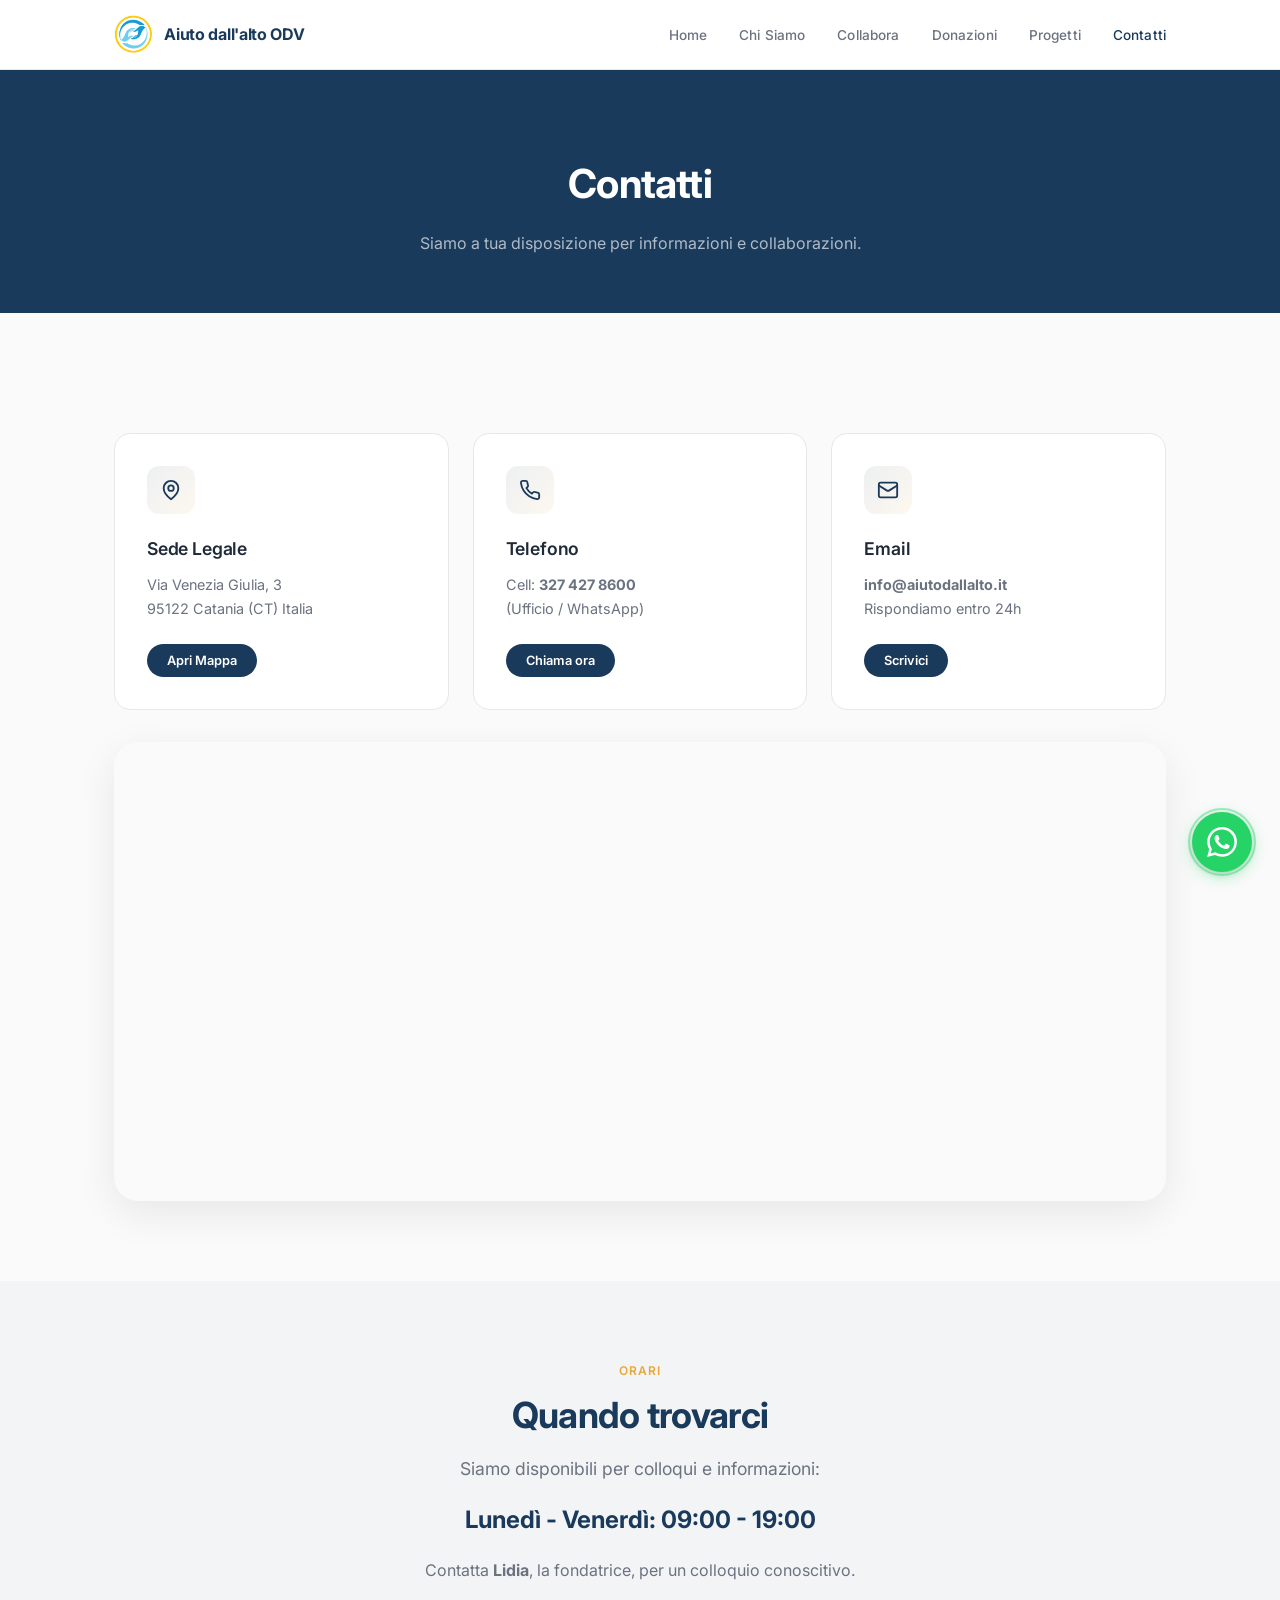
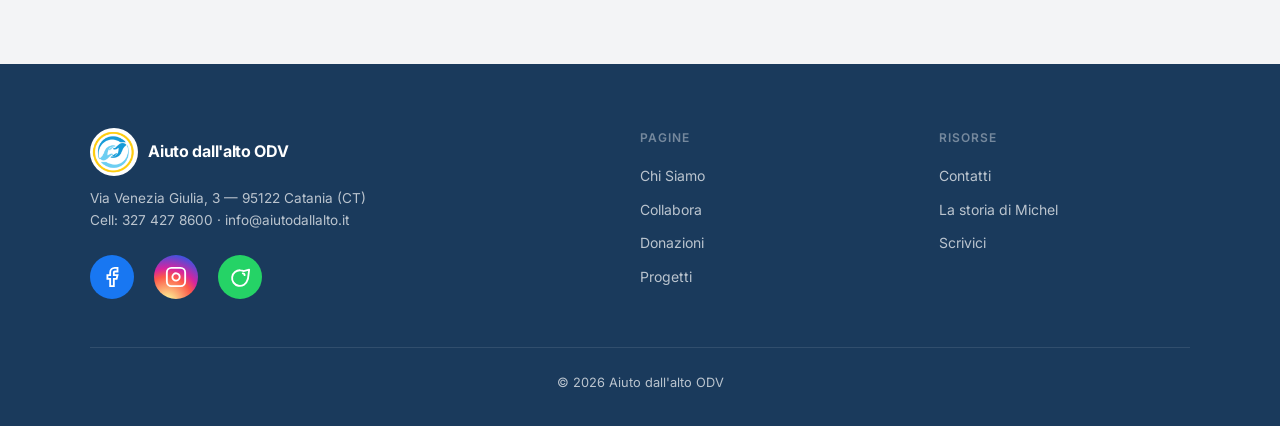
<file: contatti.html>
<!DOCTYPE html>
<html lang="it">
<head>
    <meta charset="UTF-8">
    <meta name="viewport" content="width=device-width, initial-scale=1.0">
    <title>Contatti – Aiuto dall'alto ODV</title>
    <link rel="stylesheet" href="assets/css/style.css">
    <style>.fade-in{opacity:0;transform:translateY(20px);transition:opacity .6s ease,transform .6s ease}.fade-in.visible{opacity:1;transform:translateY(0)}</style>
</head>
<body>
    <header class="site-header"><div class="header-inner"><a href="index.html" class="logo"><img src="assets/img/logo.png" alt="Logo"><span>Aiuto dall'alto ODV</span></a><button class="menu-toggle" aria-label="Menu"><svg xmlns="http://www.w3.org/2000/svg" width="24" height="24" viewBox="0 0 24 24" fill="none" stroke="currentColor" stroke-width="2" stroke-linecap="round" stroke-linejoin="round"><line x1="3" y1="12" x2="21" y2="12"/><line x1="3" y1="6" x2="21" y2="6"/><line x1="3" y1="18" x2="21" y2="18"/></svg></button><ul class="nav-links"><li><a href="index.html">Home</a></li><li><a href="chi-siamo.html">Chi Siamo</a></li><li><a href="collabora.html">Collabora</a></li><li><a href="donazioni.html">Donazioni</a></li><li><a href="progetti.html">Progetti</a></li><li><a href="contatti.html" class="active">Contatti</a></li></ul></div></header>

    <main>
        <section class="page-hero">
            <h1>Contatti</h1>
            <p>Siamo a tua disposizione per informazioni e collaborazioni.</p>
        </section>

        <section class="section fade-in">
            <div class="card-grid">
                <!-- Sede -->
                <div class="card">
                    <div class="card-icon"><svg xmlns="http://www.w3.org/2000/svg" width="22" height="22" viewBox="0 0 24 24" fill="none" stroke="currentColor" stroke-width="2"><path d="M20 10c0 6-8 12-8 12s-8-6-8-12a8 8 0 0 1 16 0Z"/><circle cx="12" cy="10" r="3"/></svg></div>
                    <h3>Sede Legale</h3>
                    <p>Via Venezia Giulia, 3<br>95122 Catania (CT) Italia</p>
                    <a href="https://goo.gl/maps/ozmtB4iNPxig5bRr5" target="_blank" class="btn btn-dark btn-sm mt-3">Apri Mappa</a>
                </div>

                <!-- Telefono -->
                <div class="card">
                    <div class="card-icon"><svg xmlns="http://www.w3.org/2000/svg" width="22" height="22" viewBox="0 0 24 24" fill="none" stroke="currentColor" stroke-width="2"><path d="M22 16.92v3a2 2 0 0 1-2.18 2 19.79 19.79 0 0 1-8.63-3.07 19.5 19.5 0 0 1-6-6 19.79 19.79 0 0 1-3.07-8.67A2 2 0 0 1 4.11 2h3a2 2 0 0 1 2 1.72 12.84 12.84 0 0 0 .7 2.81 2 2 0 0 1-.45 2.11L8.09 9.91a16 16 0 0 0 6 6l1.27-1.27a2 2 0 0 1 2.11-.45 12.84 12.84 0 0 0 2.81.7A2 2 0 0 1 22 16.92z"/></svg></div>
                    <h3>Telefono</h3>
                    <p>Cell: <strong>327 427 8600</strong><br>(Ufficio / WhatsApp)</p>
                    <a href="tel:3274278600" class="btn btn-dark btn-sm mt-3">Chiama ora</a>
                </div>

                <!-- Email -->
                <div class="card">
                    <div class="card-icon"><svg xmlns="http://www.w3.org/2000/svg" width="22" height="22" viewBox="0 0 24 24" fill="none" stroke="currentColor" stroke-width="2"><rect width="20" height="16" x="2" y="4" rx="2"/><path d="m22 7-8.97 5.7a1.94 1.94 0 0 1-2.06 0L2 7"/></svg></div>
                    <h3>Email</h3>
                    <p><strong>info@aiutodallalto.it</strong><br>Rispondiamo entro 24h</p>
                    <a href="mailto:info@aiutodallalto.it" class="btn btn-dark btn-sm mt-3">Scrivici</a>
                </div>
            </div>

            <div class="mt-4 fade-in">
                <div style="border-radius: var(--radius-lg); overflow: hidden; box-shadow: var(--shadow-lg);">
                    <iframe src="https://www.google.com/maps/embed?pb=!1m18!1m12!1m3!1d3165.277225667498!2d15.055334375441735!3d37.5013791720555!2m3!1f0!2f0!3f0!3m2!1i1024!2i768!4f13.1!3m3!1m2!1s0x1313e2c7a55f9915%3A0x28d66b8f2f7d18ee!2sVia%20Venezia%20Giulia%2C%203%2C%2095122%20Catania%20CT!5e0!3m2!1sit!2sit!4v1683831091159!5m2!1sit!2sit" width="100%" height="450" style="border:0;" allowfullscreen="" loading="lazy" referrerpolicy="no-referrer-when-downgrade"></iframe>
                </div>
            </div>
        </section>

        <div style="background: var(--c-surface-alt);">
            <section class="section section-narrow fade-in text-center">
                <div class="section-label">Orari</div>
                <h2 class="section-title">Quando trovarci</h2>
                <p style="color: var(--c-text-muted); font-size: 1.1rem; margin-top: 1rem;">Siamo disponibili per colloqui e informazioni:</p>
                <div style="font-weight: 700; font-size: 1.5rem; color: var(--c-primary); margin: 1rem 0;">Lunedì - Venerdì: 09:00 - 19:00</div>
                <p style="color: var(--c-text-muted);">Contatta <strong>Lidia</strong>, la fondatrice, per un colloquio conoscitivo.</p>
            </section>
        </div>
    </main>

    <footer class="site-footer">
        <div class="footer-grid">
            <div class="footer-brand">
                <div class="logo">
                    <img src="assets/img/logo.png" alt="Logo">
                    <span style="color: #fff; font-weight: 700;">Aiuto dall'alto ODV</span>
                </div>
                <p>Via Venezia Giulia, 3 — 95122 Catania (CT)<br>Cell: 327 427 8600 · info@aiutodallalto.it</p>
                <div class="social-row">
                    <a href="https://www.facebook.com/Ass.Aiuto" class="facebook" aria-label="Facebook"><svg xmlns="http://www.w3.org/2000/svg" width="16" height="16" viewBox="0 0 24 24" fill="none" stroke="currentColor" stroke-width="2"><path d="M18 2h-3a5 5 0 0 0-5 5v3H7v4h3v8h4v-8h3l1-4h-4V7a1 1 0 0 1 1-1h3z"/></svg></a>
                    <a href="https://instagram.com/aiuto_dallalto" class="instagram" aria-label="Instagram"><svg xmlns="http://www.w3.org/2000/svg" width="16" height="16" viewBox="0 0 24 24" fill="none" stroke="currentColor" stroke-width="2"><rect x="2" y="2" width="20" height="20" rx="5" ry="5"/><path d="M16 11.37A4 4 0 1 1 12.63 8 4 4 0 0 1 16 11.37z"/><line x1="17.5" y1="6.5" x2="17.51" y2="6.5"/></svg></a>
                    <a href="https://wa.me/393274278600" class="whatsapp" aria-label="WhatsApp"><svg xmlns="http://www.w3.org/2000/svg" width="16" height="16" viewBox="0 0 24 24" fill="none" stroke="currentColor" stroke-width="2" stroke-linecap="round" stroke-linejoin="round"><path d="M21 11.5a8.38 8.38 0 0 1-.9 3.8 8.5 8.5 0 1 1-7.6-10.6 8.38 8.38 0 0 1 3.5.9L22 4Z"/><path d="M17 10a2 2 0 0 0-2-2"/></svg></a>
                </div>
            </div>
            <div class="footer-col">
                <h4>Pagine</h4>
                <a href="chi-siamo.html">Chi Siamo</a>
                <a href="collabora.html">Collabora</a>
                <a href="donazioni.html">Donazioni</a>
                <a href="progetti.html">Progetti</a>
            </div>
            <div class="footer-col">
                <h4>Risorse</h4>
                <a href="contatti.html">Contatti</a>
                <a href="storia-michel.html">La storia di Michel</a>
                <a href="mailto:info@aiutodallalto.it">Scrivici</a>
            </div>
        </div>
        <div class="footer-bottom">© 2026 Aiuto dall'alto ODV</div>
    </footer>

    <!-- WhatsApp Contact FAB -->
    <a href="https://wa.me/393274278600?text=Ciao!%20Vorrei%20maggiori%20informazioni%20sull%27associazione%20Aiuto%20dall%27alto." class="wa-fab" target="_blank" rel="noopener" aria-label="Contattaci su WhatsApp">
        <span class="wa-fab-label">Contattaci su WhatsApp</span>
        <span class="wa-fab-icon">
            <svg viewBox="0 0 24 24" xmlns="http://www.w3.org/2000/svg" fill="#fff" stroke="none"><path d="M17.472 14.382c-.297-.149-1.758-.867-2.03-.967-.273-.099-.471-.148-.67.15-.197.297-.767.966-.94 1.164-.173.199-.347.223-.644.075-.297-.15-1.255-.463-2.39-1.475-.883-.788-1.48-1.761-1.653-2.059-.173-.297-.018-.458.13-.606.134-.133.298-.347.446-.52.149-.174.198-.298.298-.497.099-.198.05-.371-.025-.52-.075-.149-.669-1.612-.916-2.207-.242-.579-.487-.5-.669-.51-.173-.008-.371-.01-.57-.01-.198 0-.52.074-.792.372-.272.297-1.04 1.016-1.04 2.479 0 1.462 1.065 2.875 1.213 3.074.149.198 2.096 3.2 5.077 4.487.709.306 1.262.489 1.694.625.712.227 1.36.195 1.871.118.571-.085 1.758-.719 2.006-1.413.248-.694.248-1.289.173-1.413-.074-.124-.272-.198-.57-.347m-5.421 7.403h-.004a9.87 9.87 0 01-5.031-1.378l-.361-.214-3.741.982.998-3.648-.235-.374a9.86 9.86 0 01-1.51-5.26c.001-5.45 4.436-9.884 9.888-9.884 2.64 0 5.122 1.03 6.988 2.898a9.825 9.825 0 012.893 6.994c-.003 5.45-4.437 9.884-9.885 9.884m8.413-18.297A11.815 11.815 0 0012.05 0C5.495 0 .16 5.335.157 11.892c0 2.096.547 4.142 1.588 5.945L.057 24l6.305-1.654a11.882 11.882 0 005.683 1.448h.005c6.554 0 11.89-5.335 11.893-11.893a11.821 11.821 0 00-3.48-8.413z"/></svg>
        </span>
    </a>

    <script src="assets/js/main.js"></script>
</body>
</html>
</file>
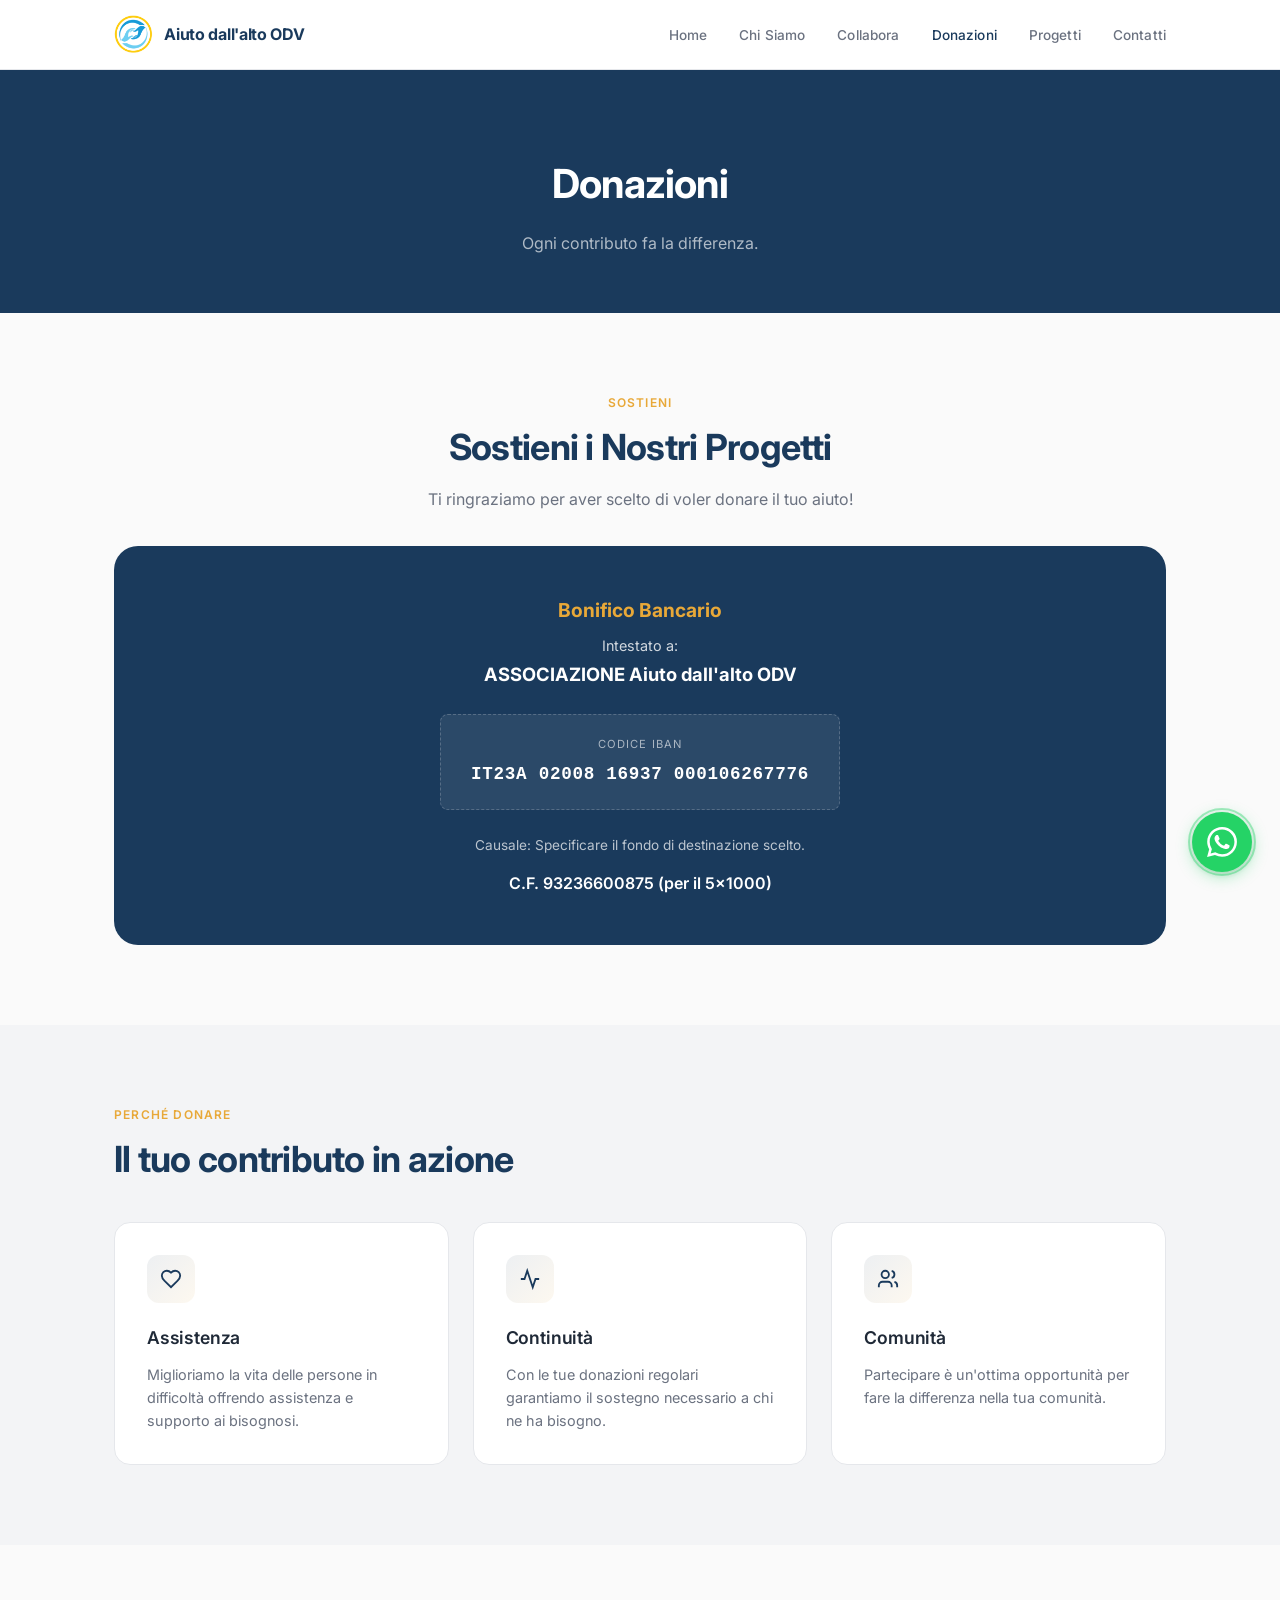
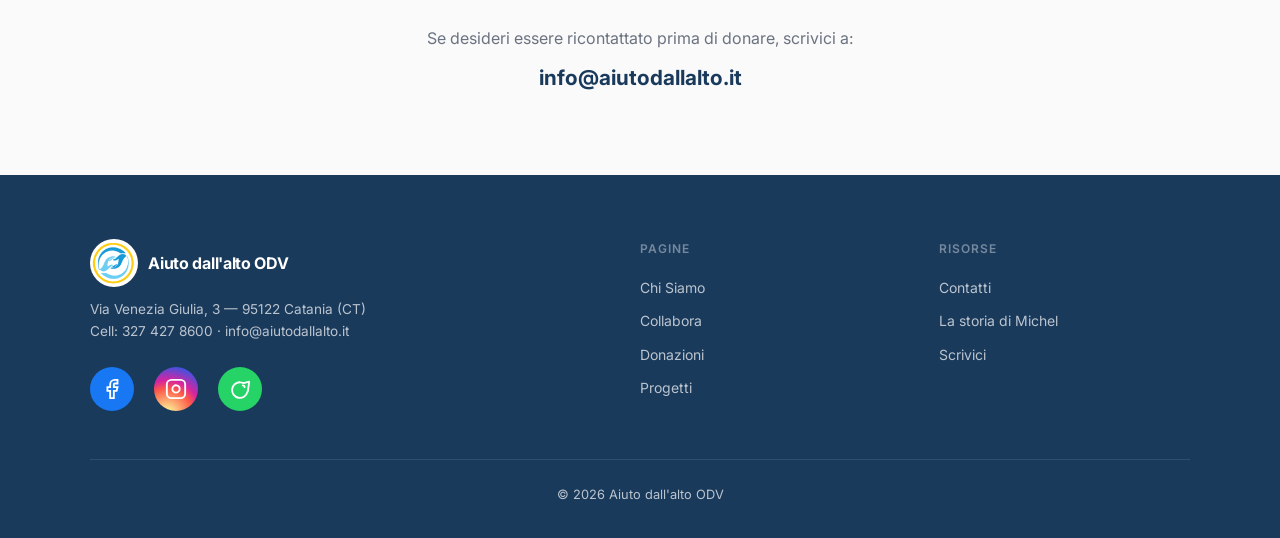
<file: donazioni.html>
<!DOCTYPE html>
<html lang="it">
<head>
    <meta charset="UTF-8">
    <meta name="viewport" content="width=device-width, initial-scale=1.0">
    <title>Donazioni – Aiuto dall'alto ODV</title>
    <link rel="stylesheet" href="assets/css/style.css">
    <style>.fade-in{opacity:0;transform:translateY(20px);transition:opacity .6s ease,transform .6s ease}.fade-in.visible{opacity:1;transform:translateY(0)}</style>
</head>
<body>
    <header class="site-header"><div class="header-inner"><a href="index.html" class="logo"><img src="assets/img/logo.png" alt="Logo"><span>Aiuto dall'alto ODV</span></a><button class="menu-toggle" aria-label="Menu"><svg xmlns="http://www.w3.org/2000/svg" width="24" height="24" viewBox="0 0 24 24" fill="none" stroke="currentColor" stroke-width="2" stroke-linecap="round" stroke-linejoin="round"><line x1="3" y1="12" x2="21" y2="12"/><line x1="3" y1="6" x2="21" y2="6"/><line x1="3" y1="18" x2="21" y2="18"/></svg></button><ul class="nav-links"><li><a href="index.html">Home</a></li><li><a href="chi-siamo.html">Chi Siamo</a></li><li><a href="collabora.html">Collabora</a></li><li><a href="donazioni.html">Donazioni</a></li><li><a href="progetti.html">Progetti</a></li><li><a href="contatti.html">Contatti</a></li></ul></div></header>

    <main>
        <section class="page-hero">
            <h1>Donazioni</h1>
            <p>Ogni contributo fa la differenza.</p>
        </section>

        <section class="section section-center fade-in">
            <div class="section-label">Sostieni</div>
            <h2 class="section-title">Sostieni i Nostri Progetti</h2>
            <p class="section-desc">Ti ringraziamo per aver scelto di voler donare il tuo aiuto!</p>

            <div class="donate-box">
                <h3>Bonifico Bancario</h3>
                <p style="opacity: 0.8; font-size: 0.9rem;">Intestato a:</p>
                <p style="font-weight: 700; font-size: 1.15rem; margin-bottom: 0.5rem;">ASSOCIAZIONE Aiuto dall'alto ODV</p>
                <div class="iban-box">
                    <div class="iban-label">Codice IBAN</div>
                    <div class="iban-code">IT23A 02008 16937 000106267776</div>
                </div>
                <p style="font-size: 0.85rem; opacity: 0.7; margin-top: 1rem;">Causale: Specificare il fondo di destinazione scelto.</p>
                <p style="font-weight: 600; margin-top: 0.75rem;">C.F. 93236600875 (per il 5×1000)</p>
            </div>
        </section>

        <div style="background: var(--c-surface-alt);">
            <section class="section fade-in">
                <div class="section-label">Perché donare</div>
                <h2 class="section-title">Il tuo contributo in azione</h2>
                <div class="card-grid">
                    <div class="card">
                        <div class="card-icon"><svg xmlns="http://www.w3.org/2000/svg" width="22" height="22" viewBox="0 0 24 24" fill="none" stroke="currentColor" stroke-width="2"><path d="M19 14c1.49-1.46 3-3.21 3-5.5A5.5 5.5 0 0 0 16.5 3c-1.76 0-3 .5-4.5 2-1.5-1.5-2.74-2-4.5-2A5.5 5.5 0 0 0 2 8.5c0 2.3 1.5 4.05 3 5.5l7 7Z"/></svg></div>
                        <h3>Assistenza</h3>
                        <p>Miglioriamo la vita delle persone in difficoltà offrendo assistenza e supporto ai bisognosi.</p>
                    </div>
                    <div class="card">
                        <div class="card-icon"><svg xmlns="http://www.w3.org/2000/svg" width="22" height="22" viewBox="0 0 24 24" fill="none" stroke="currentColor" stroke-width="2"><polyline points="22 12 18 12 15 21 9 3 6 12 2 12"/></svg></div>
                        <h3>Continuità</h3>
                        <p>Con le tue donazioni regolari garantiamo il sostegno necessario a chi ne ha bisogno.</p>
                    </div>
                    <div class="card">
                        <div class="card-icon"><svg xmlns="http://www.w3.org/2000/svg" width="22" height="22" viewBox="0 0 24 24" fill="none" stroke="currentColor" stroke-width="2"><path d="M16 21v-2a4 4 0 0 0-4-4H6a4 4 0 0 0-4 4v2"/><circle cx="9" cy="7" r="4"/><path d="M22 21v-2a4 4 0 0 0-3-3.87"/><path d="M16 3.13a4 4 0 0 1 0 7.75"/></svg></div>
                        <h3>Comunità</h3>
                        <p>Partecipare è un'ottima opportunità per fare la differenza nella tua comunità.</p>
                    </div>
                </div>
            </section>
        </div>

        <section class="section section-center fade-in">
            <p style="color: var(--c-text-muted);">Se desideri essere ricontattato prima di donare, scrivici a:</p>
            <a href="mailto:info@aiutodallalto.it" style="font-size: 1.3rem; color: var(--c-primary); font-weight: 700; display: block; margin-top: 0.5rem;">info@aiutodallalto.it</a>
        </section>
    </main>

    <footer class="site-footer">
        <div class="footer-grid">
            <div class="footer-brand">
                <div class="logo">
                    <img src="assets/img/logo.png" alt="Logo">
                    <span style="color: #fff; font-weight: 700;">Aiuto dall'alto ODV</span>
                </div>
                <p>Via Venezia Giulia, 3 — 95122 Catania (CT)<br>Cell: 327 427 8600 · info@aiutodallalto.it</p>
                <div class="social-row">
                    <a href="https://www.facebook.com/Ass.Aiuto" class="facebook" aria-label="Facebook"><svg xmlns="http://www.w3.org/2000/svg" width="16" height="16" viewBox="0 0 24 24" fill="none" stroke="currentColor" stroke-width="2"><path d="M18 2h-3a5 5 0 0 0-5 5v3H7v4h3v8h4v-8h3l1-4h-4V7a1 1 0 0 1 1-1h3z"/></svg></a>
                    <a href="https://instagram.com/aiuto_dallalto" class="instagram" aria-label="Instagram"><svg xmlns="http://www.w3.org/2000/svg" width="16" height="16" viewBox="0 0 24 24" fill="none" stroke="currentColor" stroke-width="2"><rect x="2" y="2" width="20" height="20" rx="5" ry="5"/><path d="M16 11.37A4 4 0 1 1 12.63 8 4 4 0 0 1 16 11.37z"/><line x1="17.5" y1="6.5" x2="17.51" y2="6.5"/></svg></a>
                    <a href="https://wa.me/393274278600" class="whatsapp" aria-label="WhatsApp"><svg xmlns="http://www.w3.org/2000/svg" width="16" height="16" viewBox="0 0 24 24" fill="none" stroke="currentColor" stroke-width="2" stroke-linecap="round" stroke-linejoin="round"><path d="M21 11.5a8.38 8.38 0 0 1-.9 3.8 8.5 8.5 0 1 1-7.6-10.6 8.38 8.38 0 0 1 3.5.9L22 4Z"/><path d="M17 10a2 2 0 0 0-2-2"/></svg></a>
                </div>
            </div>
            <div class="footer-col">
                <h4>Pagine</h4>
                <a href="chi-siamo.html">Chi Siamo</a>
                <a href="collabora.html">Collabora</a>
                <a href="donazioni.html">Donazioni</a>
                <a href="progetti.html">Progetti</a>
            </div>
            <div class="footer-col">
                <h4>Risorse</h4>
                <a href="contatti.html">Contatti</a>
                <a href="storia-michel.html">La storia di Michel</a>
                <a href="mailto:info@aiutodallalto.it">Scrivici</a>
            </div>
        </div>
        <div class="footer-bottom">© 2026 Aiuto dall'alto ODV</div>
    </footer>

    <!-- WhatsApp Share FAB -->
    <a href="#" class="wa-fab wa-fab-share" target="_blank" rel="noopener" aria-label="Condividi su WhatsApp">
        <span class="wa-fab-label">Condividi</span>
        <span class="wa-fab-icon">
            <svg viewBox="0 0 24 24" xmlns="http://www.w3.org/2000/svg"><path d="M17.472 14.382c-.297-.149-1.758-.867-2.03-.967-.273-.099-.471-.148-.67.15-.197.297-.767.966-.94 1.164-.173.199-.347.223-.644.075-.297-.15-1.255-.463-2.39-1.475-.883-.788-1.48-1.761-1.653-2.059-.173-.297-.018-.458.13-.606.134-.133.298-.347.446-.52.149-.174.198-.298.298-.497.099-.198.05-.371-.025-.52-.075-.149-.669-1.612-.916-2.207-.242-.579-.487-.5-.669-.51-.173-.008-.371-.01-.57-.01-.198 0-.52.074-.792.372-.272.297-1.04 1.016-1.04 2.479 0 1.462 1.065 2.875 1.213 3.074.149.198 2.096 3.2 5.077 4.487.709.306 1.262.489 1.694.625.712.227 1.36.195 1.871.118.571-.085 1.758-.719 2.006-1.413.248-.694.248-1.289.173-1.413-.074-.124-.272-.198-.57-.347m-5.421 7.403h-.004a9.87 9.87 0 01-5.031-1.378l-.361-.214-3.741.982.998-3.648-.235-.374a9.86 9.86 0 01-1.51-5.26c.001-5.45 4.436-9.884 9.888-9.884 2.64 0 5.122 1.03 6.988 2.898a9.825 9.825 0 012.893 6.994c-.003 5.45-4.437 9.884-9.885 9.884m8.413-18.297A11.815 11.815 0 0012.05 0C5.495 0 .16 5.335.157 11.892c0 2.096.547 4.142 1.588 5.945L.057 24l6.305-1.654a11.882 11.882 0 005.683 1.448h.005c6.554 0 11.89-5.335 11.893-11.893a11.821 11.821 0 00-3.48-8.413z"/></svg>
        </span>
    </a>

    <script src="assets/js/main.js"></script>
</body>
</html>
</file>
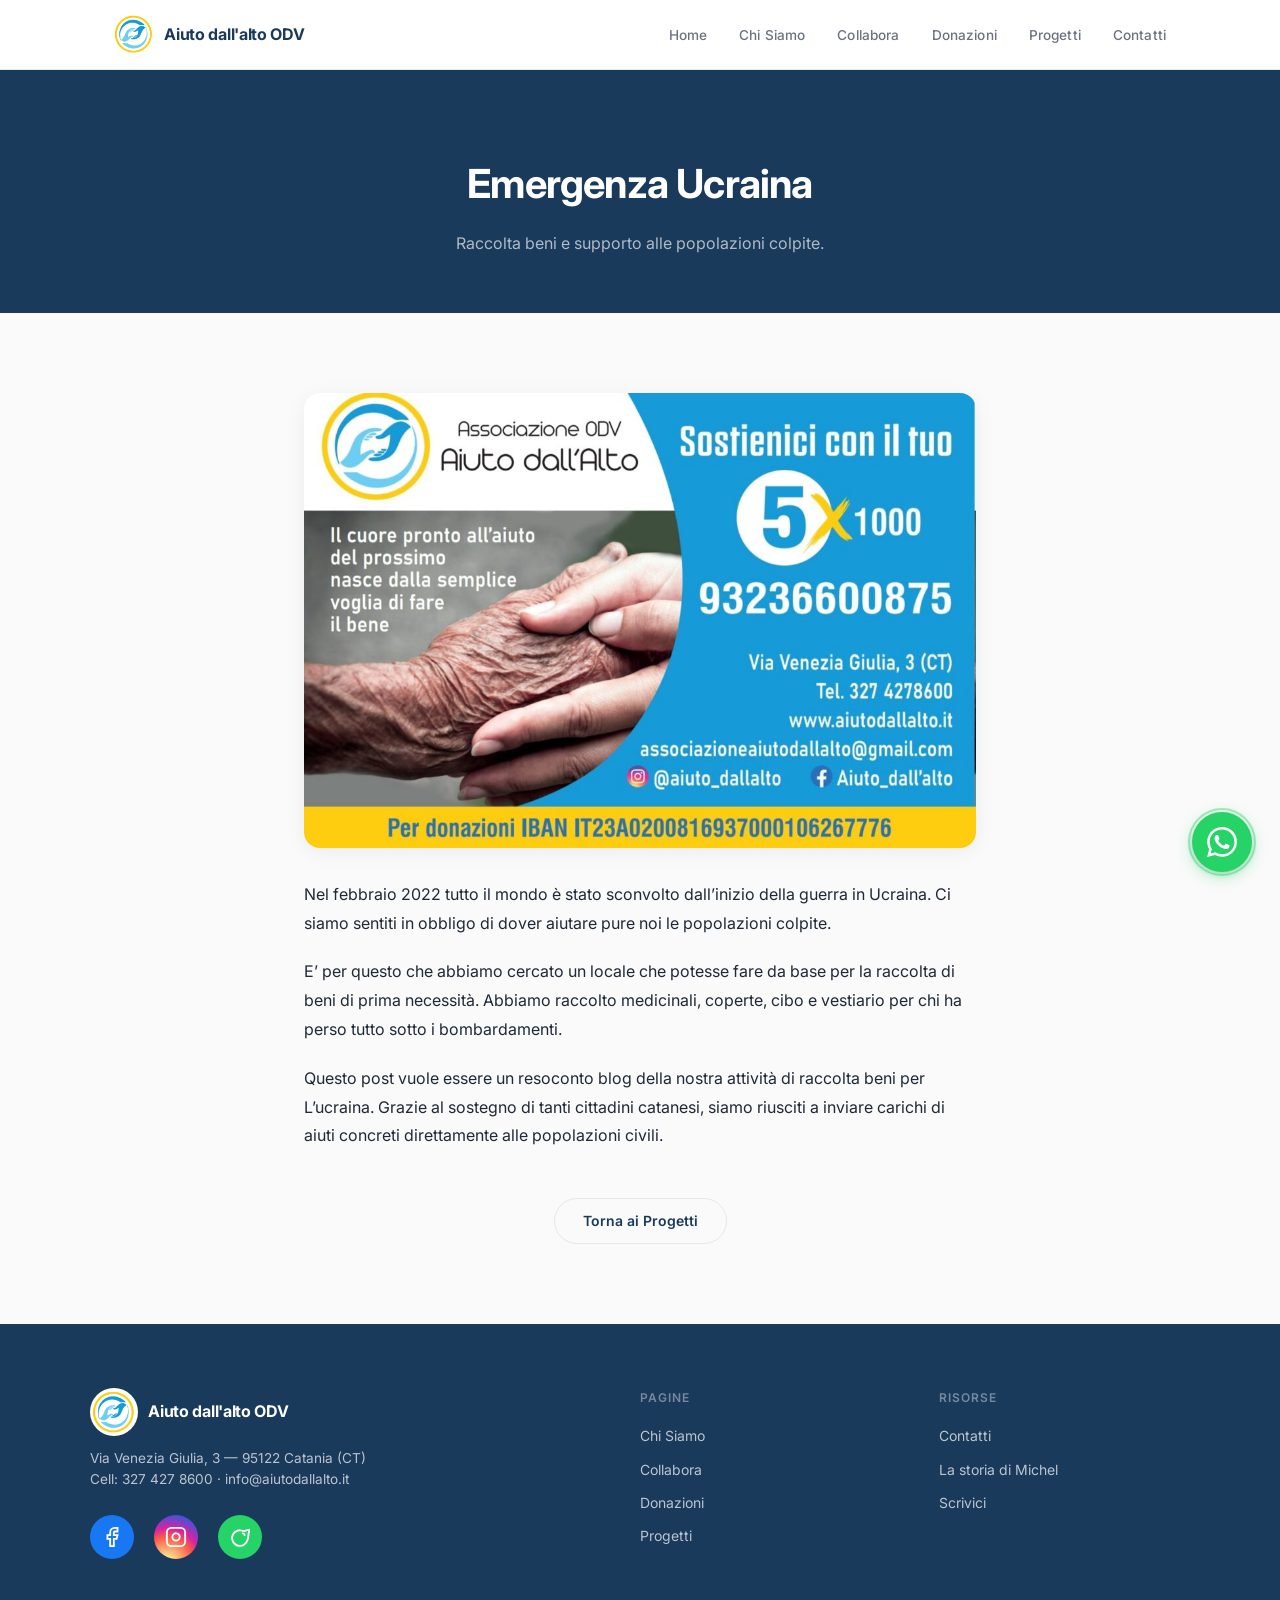
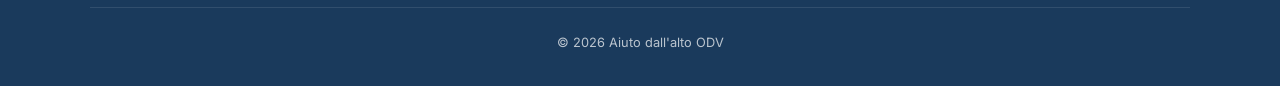
<file: emergenza-ucraina.html>
<!DOCTYPE html>
<html lang="it">
<head>
    <meta charset="UTF-8">
    <meta name="viewport" content="width=device-width, initial-scale=1.0">
    <title>Emergenza Ucraina – Aiuto dall'alto ODV</title>
    <link rel="stylesheet" href="assets/css/style.css">
    <style>.fade-in{opacity:0;transform:translateY(20px);transition:opacity .6s ease,transform .6s ease}.fade-in.visible{opacity:1;transform:translateY(0)}</style>
</head>
<body>
    <header class="site-header"><div class="header-inner"><a href="index.html" class="logo"><img src="assets/img/logo.png" alt="Logo"><span>Aiuto dall'alto ODV</span></a><button class="menu-toggle" aria-label="Menu"><svg xmlns="http://www.w3.org/2000/svg" width="24" height="24" viewBox="0 0 24 24" fill="none" stroke="currentColor" stroke-width="2" stroke-linecap="round" stroke-linejoin="round"><line x1="3" y1="12" x2="21" y2="12"/><line x1="3" y1="6" x2="21" y2="6"/><line x1="3" y1="18" x2="21" y2="18"/></svg></button><ul class="nav-links"><li><a href="index.html">Home</a></li><li><a href="chi-siamo.html">Chi Siamo</a></li><li><a href="collabora.html">Collabora</a></li><li><a href="donazioni.html">Donazioni</a></li><li><a href="progetti.html">Progetti</a></li><li><a href="contatti.html">Contatti</a></li></ul></div></header>

    <main>
        <section class="page-hero">
            <h1>Emergenza Ucraina</h1>
            <p>Raccolta beni e supporto alle popolazioni colpite.</p>
        </section>

        <article class="article-body fade-in">
            <img src="assets/img/ucraina.jpg" alt="Aiuti Ucraina">
            <p>Nel febbraio 2022 tutto il mondo è stato sconvolto dall’inizio della guerra in Ucraina. Ci siamo sentiti in obbligo di dover aiutare pure noi le popolazioni colpite.</p>
            <p>E’ per questo che abbiamo cercato un locale che potesse fare da base per la raccolta di beni di prima necessità. Abbiamo raccolto medicinali, coperte, cibo e vestiario per chi ha perso tutto sotto i bombardamenti.</p>
            <p>Questo post vuole essere un resoconto blog della nostra attività di raccolta beni per L’ucraina. Grazie al sostegno di tanti cittadini catanesi, siamo riusciti a inviare carichi di aiuti concreti direttamente alle popolazioni civili.</p>
            
            <div style="text-align: center; margin-top: 3rem;">
                <a href="progetti.html" class="btn btn-outline" style="color: var(--c-primary); border-color: var(--c-border);">Torna ai Progetti</a>
            </div>
        </article>
    </main>

    <footer class="site-footer">
        <div class="footer-grid">
            <div class="footer-brand">
                <div class="logo">
                    <img src="assets/img/logo.png" alt="Logo">
                    <span style="color: #fff; font-weight: 700;">Aiuto dall'alto ODV</span>
                </div>
                <p>Via Venezia Giulia, 3 — 95122 Catania (CT)<br>Cell: 327 427 8600 · info@aiutodallalto.it</p>
                <div class="social-row">
                    <a href="https://www.facebook.com/Ass.Aiuto" class="facebook" aria-label="Facebook"><svg xmlns="http://www.w3.org/2000/svg" width="16" height="16" viewBox="0 0 24 24" fill="none" stroke="currentColor" stroke-width="2"><path d="M18 2h-3a5 5 0 0 0-5 5v3H7v4h3v8h4v-8h3l1-4h-4V7a1 1 0 0 1 1-1h3z"/></svg></a>
                    <a href="https://instagram.com/aiuto_dallalto" class="instagram" aria-label="Instagram"><svg xmlns="http://www.w3.org/2000/svg" width="16" height="16" viewBox="0 0 24 24" fill="none" stroke="currentColor" stroke-width="2"><rect x="2" y="2" width="20" height="20" rx="5" ry="5"/><path d="M16 11.37A4 4 0 1 1 12.63 8 4 4 0 0 1 16 11.37z"/><line x1="17.5" y1="6.5" x2="17.51" y2="6.5"/></svg></a>
                    <a href="https://wa.me/393274278600" class="whatsapp" aria-label="WhatsApp"><svg xmlns="http://www.w3.org/2000/svg" width="16" height="16" viewBox="0 0 24 24" fill="none" stroke="currentColor" stroke-width="2" stroke-linecap="round" stroke-linejoin="round"><path d="M21 11.5a8.38 8.38 0 0 1-.9 3.8 8.5 8.5 0 1 1-7.6-10.6 8.38 8.38 0 0 1 3.5.9L22 4Z"/><path d="M17 10a2 2 0 0 0-2-2"/></svg></a>
                </div>
            </div>
            <div class="footer-col">
                <h4>Pagine</h4>
                <a href="chi-siamo.html">Chi Siamo</a>
                <a href="collabora.html">Collabora</a>
                <a href="donazioni.html">Donazioni</a>
                <a href="progetti.html">Progetti</a>
            </div>
            <div class="footer-col">
                <h4>Risorse</h4>
                <a href="contatti.html">Contatti</a>
                <a href="storia-michel.html">La storia di Michel</a>
                <a href="mailto:info@aiutodallalto.it">Scrivici</a>
            </div>
        </div>
        <div class="footer-bottom">© 2026 Aiuto dall'alto ODV</div>
    </footer>

    <!-- WhatsApp Share FAB -->
    <a href="#" class="wa-fab wa-fab-share" target="_blank" rel="noopener" aria-label="Condividi su WhatsApp">
        <span class="wa-fab-label">Condividi</span>
        <span class="wa-fab-icon">
            <svg viewBox="0 0 24 24" xmlns="http://www.w3.org/2000/svg"><path d="M17.472 14.382c-.297-.149-1.758-.867-2.03-.967-.273-.099-.471-.148-.67.15-.197.297-.767.966-.94 1.164-.173.199-.347.223-.644.075-.297-.15-1.255-.463-2.39-1.475-.883-.788-1.48-1.761-1.653-2.059-.173-.297-.018-.458.13-.606.134-.133.298-.347.446-.52.149-.174.198-.298.298-.497.099-.198.05-.371-.025-.52-.075-.149-.669-1.612-.916-2.207-.242-.579-.487-.5-.669-.51-.173-.008-.371-.01-.57-.01-.198 0-.52.074-.792.372-.272.297-1.04 1.016-1.04 2.479 0 1.462 1.065 2.875 1.213 3.074.149.198 2.096 3.2 5.077 4.487.709.306 1.262.489 1.694.625.712.227 1.36.195 1.871.118.571-.085 1.758-.719 2.006-1.413.248-.694.248-1.289.173-1.413-.074-.124-.272-.198-.57-.347m-5.421 7.403h-.004a9.87 9.87 0 01-5.031-1.378l-.361-.214-3.741.982.998-3.648-.235-.374a9.86 9.86 0 01-1.51-5.26c.001-5.45 4.436-9.884 9.888-9.884 2.64 0 5.122 1.03 6.988 2.898a9.825 9.825 0 012.893 6.994c-.003 5.45-4.437 9.884-9.885 9.884m8.413-18.297A11.815 11.815 0 0012.05 0C5.495 0 .16 5.335.157 11.892c0 2.096.547 4.142 1.588 5.945L.057 24l6.305-1.654a11.882 11.882 0 005.683 1.448h.005c6.554 0 11.89-5.335 11.893-11.893a11.821 11.821 0 00-3.48-8.413z"/></svg>
        </span>
    </a>

    <script src="assets/js/main.js"></script>
</body>
</html>
</file>
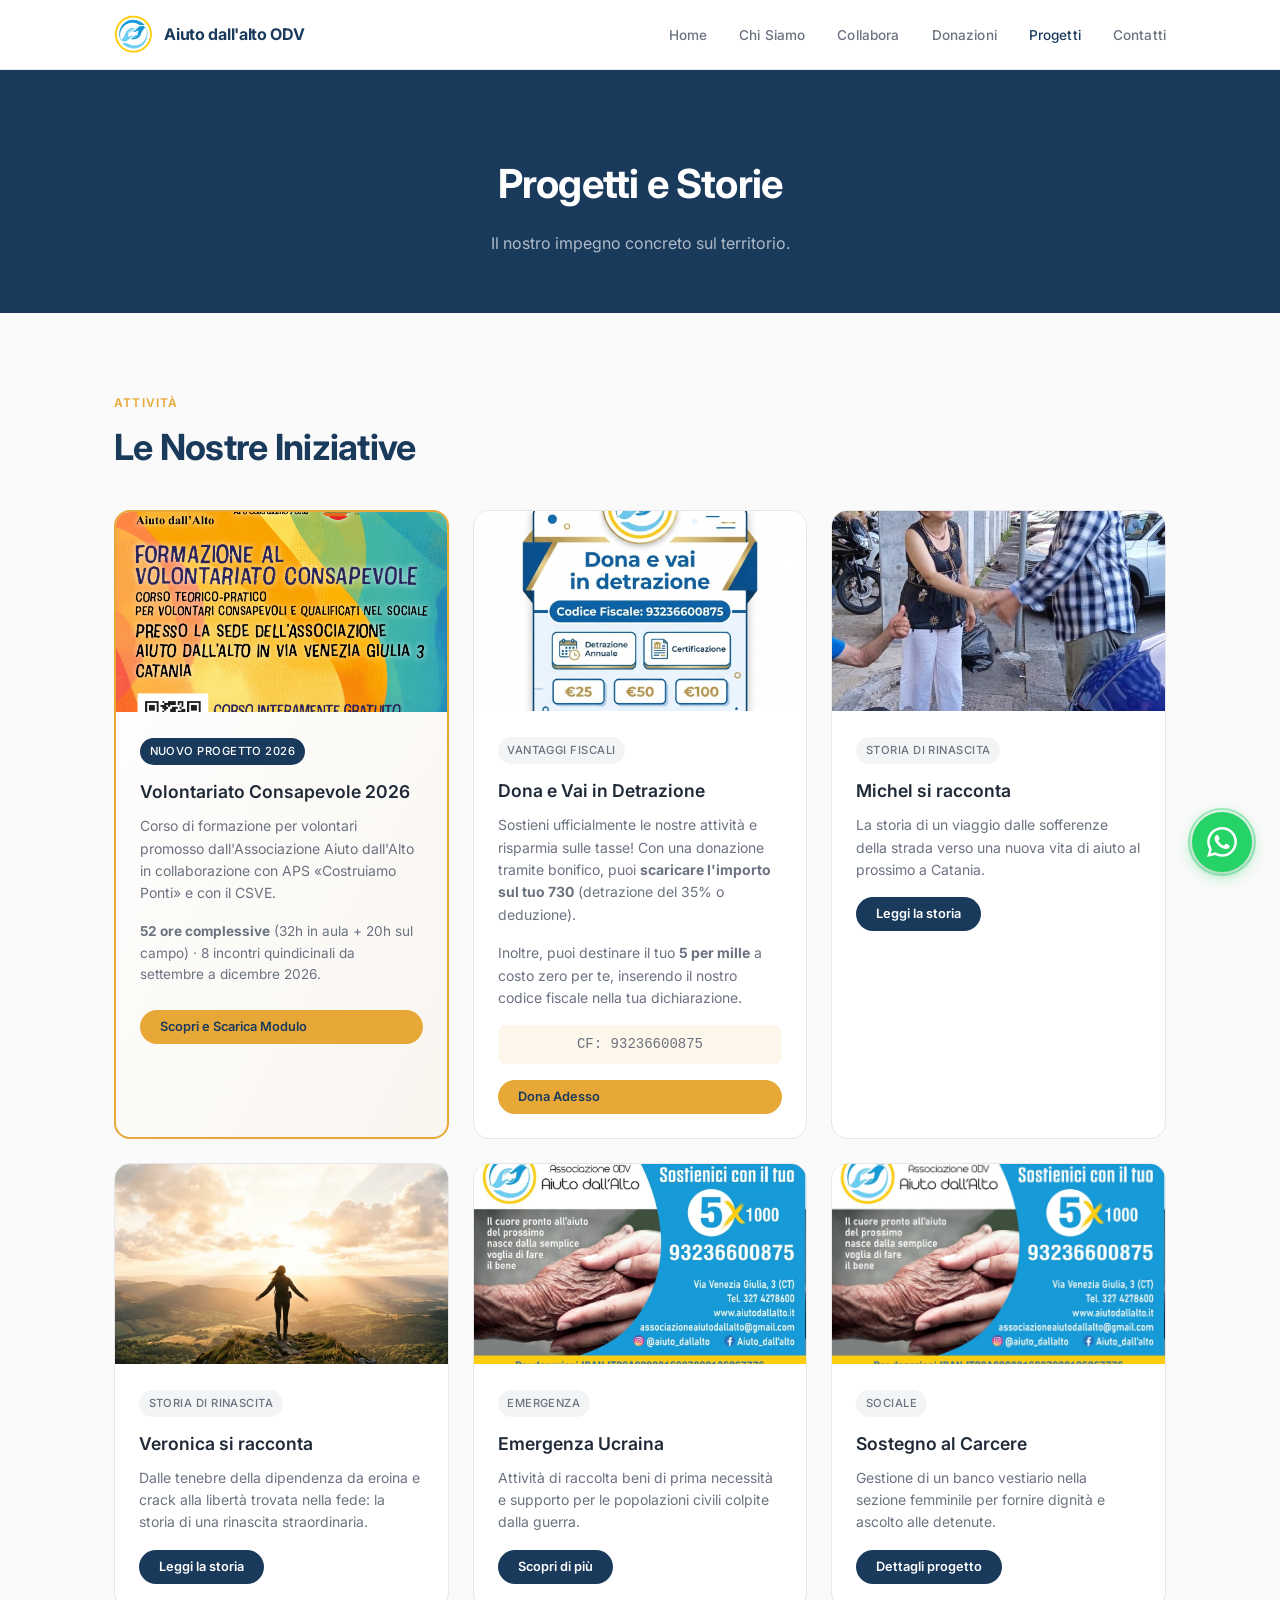
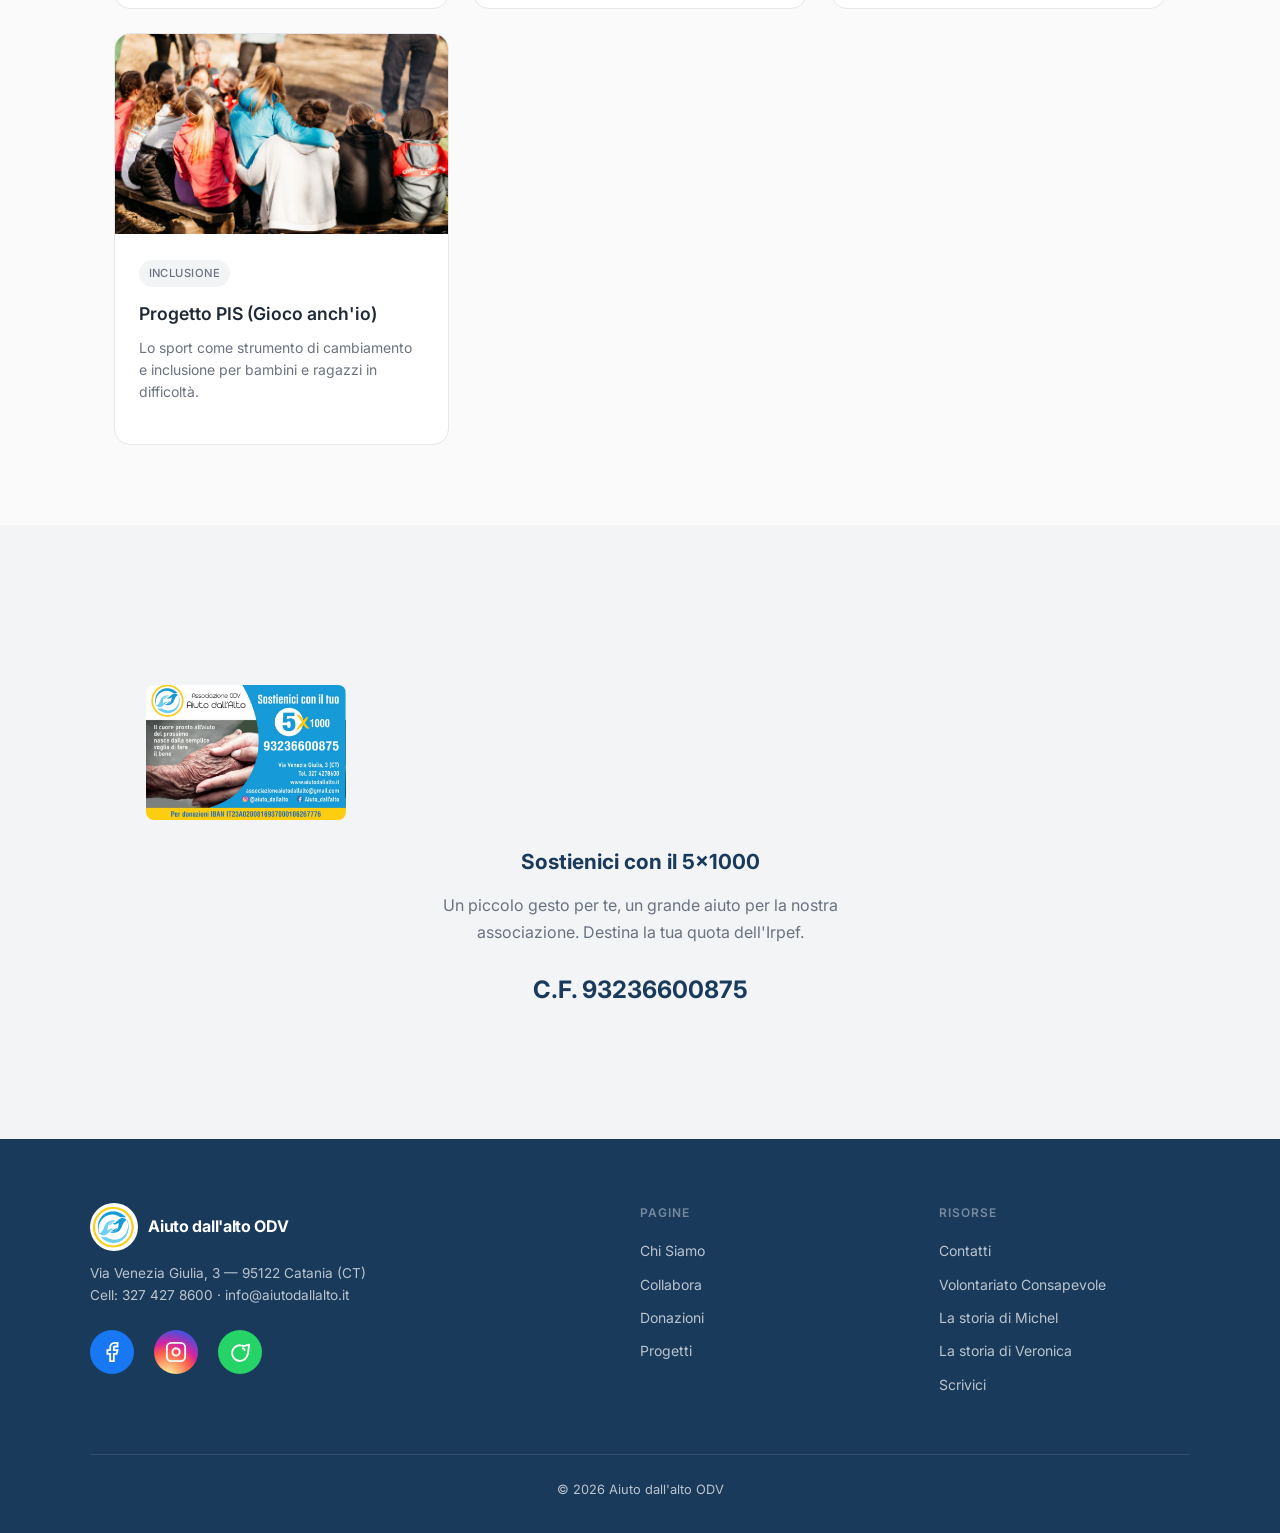
<file: progetti.html>
<!DOCTYPE html>
<html lang="it">
<head>
    <meta charset="UTF-8">
    <meta name="viewport" content="width=device-width, initial-scale=1.0">
    <title>Progetti e Storie – Aiuto dall'alto ODV</title>
    <meta name="description" content="Scopri i progetti e le storie di solidarietà di Aiuto dall'alto a Catania.">
    <link rel="stylesheet" href="assets/css/style.css">
    <style>.fade-in{opacity:0;transform:translateY(20px);transition:opacity .6s ease,transform .6s ease}.fade-in.visible{opacity:1;transform:translateY(0)}</style>
</head>
<body>
    <header class="site-header"><div class="header-inner"><a href="index.html" class="logo"><img src="assets/img/logo.png" alt="Logo"><span>Aiuto dall'alto ODV</span></a><button class="menu-toggle" aria-label="Menu"><svg xmlns="http://www.w3.org/2000/svg" width="24" height="24" viewBox="0 0 24 24" fill="none" stroke="currentColor" stroke-width="2" stroke-linecap="round" stroke-linejoin="round"><line x1="3" y1="12" x2="21" y2="12"/><line x1="3" y1="6" x2="21" y2="6"/><line x1="3" y1="18" x2="21" y2="18"/></svg></button><ul class="nav-links"><li><a href="index.html">Home</a></li><li><a href="chi-siamo.html">Chi Siamo</a></li><li><a href="collabora.html">Collabora</a></li><li><a href="donazioni.html">Donazioni</a></li><li><a href="progetti.html" class="active">Progetti</a></li><li><a href="contatti.html">Contatti</a></li></ul></div></header>

    <main>
        <section class="page-hero">
            <h1>Progetti e Storie</h1>
            <p>Il nostro impegno concreto sul territorio.</p>
        </section>

        <section class="section fade-in">
            <div class="section-label">Attività</div>
            <h2 class="section-title">Le Nostre Iniziative</h2>
            
            <div class="card-grid">
                <!-- Progetto Formazione: Volontariato Consapevole 2026 -->
                <article class="project-card highlight">
                    <a href="volontariato-consapevole-2026.html" aria-label="Progetto Formazione Volontariato Consapevole 2026">
                        <img src="assets/progetti/Volontariato%20Consapevole%202026%20quadrato.jpg" alt="Progetto Formazione Volontariato Consapevole 2026" style="object-fit: cover;">
                    </a>
                    <div class="project-card-body">
                        <span class="tag" style="background: var(--c-primary); color: #fff;">Nuovo Progetto 2026</span>
                        <h3><a href="volontariato-consapevole-2026.html">Volontariato Consapevole 2026</a></h3>
                        <p>Corso di formazione per volontari promosso dall'Associazione Aiuto dall'Alto in collaborazione con APS «Costruiamo Ponti» e con il CSVE.</p>
                        <p style="font-size: 0.85rem; color: var(--c-text-muted);">
                            <strong>52 ore complessive</strong> (32h in aula + 20h sul campo) · 8 incontri quindicinali da settembre a dicembre 2026.
                        </p>
                        <a href="volontariato-consapevole-2026.html" class="btn btn-primary btn-sm" style="width: 100%; margin-top: 0.5rem;">Scopri e Scarica Modulo</a>
                    </div>
                </article>

                <!-- Benefici Fiscali -->
                <article class="project-card">
                    <img src="assets/img/dona_detrazione.png" alt="Dona e Detrai">
                    <div class="project-card-body">
                        <span class="tag">Vantaggi Fiscali</span>
                        <h3>Dona e Vai in Detrazione</h3>
                        <p>Sostieni ufficialmente le nostre attività e risparmia sulle tasse! Con una donazione tramite bonifico, puoi <strong>scaricare l'importo sul tuo 730</strong> (detrazione del 35% o deduzione).</p>
                        <p>Inoltre, puoi destinare il tuo <strong>5 per mille</strong> a costo zero per te, inserendo il nostro codice fiscale nella tua dichiarazione.</p>
                        <p style="background: rgba(232,168,56,0.1); padding: 0.5rem; border-radius: var(--radius-sm); font-family: monospace; text-align: center;">CF: 93236600875</p>
                        <a href="donazioni.html" class="btn btn-primary btn-sm" style="width: 100%;">Dona Adesso</a>
                    </div>
                </article>

                <!-- Progetto 1 -->
                <article class="project-card">
                    <img src="assets/img/michel_mani.jpg" alt="Michel">
                    <div class="project-card-body">
                        <span class="tag">Storia di rinascita</span>
                        <h3>Michel si racconta</h3>
                        <p>La storia di un viaggio dalle sofferenze della strada verso una nuova vita di aiuto al prossimo a Catania.</p>
                        <a href="storia-michel.html" class="btn btn-dark btn-sm">Leggi la storia</a>
                    </div>
                </article>

                <!-- Progetto: Storia di Veronica -->
                <article class="project-card">
                    <img src="assets/img/veronica_rinascita.png" alt="Veronica – storia di rinascita">
                    <div class="project-card-body">
                        <span class="tag">Storia di rinascita</span>
                        <h3>Veronica si racconta</h3>
                        <p>Dalle tenebre della dipendenza da eroina e crack alla libertà trovata nella fede: la storia di una rinascita straordinaria.</p>
                        <a href="storia-veronica.html" class="btn btn-dark btn-sm">Leggi la storia</a>
                    </div>
                </article>

                <!-- Progetto 2 -->
                <article class="project-card">
                    <img src="assets/img/ucraina.jpg" alt="Ucraina">
                    <div class="project-card-body">
                        <span class="tag">Emergenza</span>
                        <h3>Emergenza Ucraina</h3>
                        <p>Attività di raccolta beni di prima necessità e supporto per le popolazioni civili colpite dalla guerra.</p>
                        <a href="emergenza-ucraina.html" class="btn btn-dark btn-sm">Scopri di più</a>
                    </div>
                </article>

                <!-- Progetto 3 -->
                <article class="project-card">
                    <img src="assets/img/carcere.jpg" alt="Carcere">
                    <div class="project-card-body">
                        <span class="tag">Sociale</span>
                        <h3>Sostegno al Carcere</h3>
                        <p>Gestione di un banco vestiario nella sezione femminile per fornire dignità e ascolto alle detenute.</p>
                        <a href="sostegno-carcere.html" class="btn btn-dark btn-sm">Dettagli progetto</a>
                    </div>
                </article>

                <!-- Progetto 4 -->
                <article class="project-card">
                    <img src="assets/img/bambini.jpg" alt="Sport e inclusione">
                    <div class="project-card-body">
                        <span class="tag">Inclusione</span>
                        <h3>Progetto PIS (Gioco anch'io)</h3>
                        <p>Lo sport come strumento di cambiamento e inclusione per bambini e ragazzi in difficoltà.</p>
                    </div>
                </article>
            </div>
        </section>

        <div style="background: var(--c-surface-alt);">
            <section class="section section-center fade-in">
                <div class="cta-banner">
                    <img src="assets/img/5xmille.jpg" alt="5x1000" style="max-width: 200px; margin-bottom: 1.5rem; border-radius: var(--radius-sm);">
                    <h3>Sostienici con il 5×1000</h3>
                    <p>Un piccolo gesto per te, un grande aiuto per la nostra associazione. Destina la tua quota dell'Irpef.</p>
                    <div style="font-weight: 700; font-size: 1.5rem; color: var(--c-primary); margin-top: 1rem;">C.F. 93236600875</div>
                </div>
            </section>
        </div>
    </main>

    <footer class="site-footer">
        <div class="footer-grid">
            <div class="footer-brand">
                <div class="logo">
                    <img src="assets/img/logo.png" alt="Logo">
                    <span style="color: #fff; font-weight: 700;">Aiuto dall'alto ODV</span>
                </div>
                <p>Via Venezia Giulia, 3 — 95122 Catania (CT)<br>Cell: 327 427 8600 · info@aiutodallalto.it</p>
                <div class="social-row">
                    <a href="https://www.facebook.com/Ass.Aiuto" class="facebook" aria-label="Facebook"><svg xmlns="http://www.w3.org/2000/svg" width="16" height="16" viewBox="0 0 24 24" fill="none" stroke="currentColor" stroke-width="2"><path d="M18 2h-3a5 5 0 0 0-5 5v3H7v4h3v8h4v-8h3l1-4h-4V7a1 1 0 0 1 1-1h3z"/></svg></a>
                    <a href="https://instagram.com/aiuto_dallalto" class="instagram" aria-label="Instagram"><svg xmlns="http://www.w3.org/2000/svg" width="16" height="16" viewBox="0 0 24 24" fill="none" stroke="currentColor" stroke-width="2"><rect x="2" y="2" width="20" height="20" rx="5" ry="5"/><path d="M16 11.37A4 4 0 1 1 12.63 8 4 4 0 0 1 16 11.37z"/><line x1="17.5" y1="6.5" x2="17.51" y2="6.5"/></svg></a>
                    <a href="https://wa.me/393274278600" class="whatsapp" aria-label="WhatsApp"><svg xmlns="http://www.w3.org/2000/svg" width="16" height="16" viewBox="0 0 24 24" fill="none" stroke="currentColor" stroke-width="2" stroke-linecap="round" stroke-linejoin="round"><path d="M21 11.5a8.38 8.38 0 0 1-.9 3.8 8.5 8.5 0 1 1-7.6-10.6 8.38 8.38 0 0 1 3.5.9L22 4Z"/><path d="M17 10a2 2 0 0 0-2-2"/></svg></a>
                </div>
            </div>
            <div class="footer-col">
                <h4>Pagine</h4>
                <a href="chi-siamo.html">Chi Siamo</a>
                <a href="collabora.html">Collabora</a>
                <a href="donazioni.html">Donazioni</a>
                <a href="progetti.html">Progetti</a>
            </div>
            <div class="footer-col">
                <h4>Risorse</h4>
                <a href="contatti.html">Contatti</a>
                <a href="volontariato-consapevole-2026.html">Volontariato Consapevole</a>
                <a href="storia-michel.html">La storia di Michel</a>
                <a href="storia-veronica.html">La storia di Veronica</a>
                <a href="mailto:info@aiutodallalto.it">Scrivici</a>
            </div>
        </div>
        <div class="footer-bottom">© 2026 Aiuto dall'alto ODV</div>
    </footer>

    <!-- WhatsApp Share FAB -->
    <a href="#" class="wa-fab wa-fab-share" target="_blank" rel="noopener" aria-label="Condividi su WhatsApp">
        <span class="wa-fab-label">Condividi</span>
        <span class="wa-fab-icon">
            <svg viewBox="0 0 24 24" xmlns="http://www.w3.org/2000/svg"><path d="M17.472 14.382c-.297-.149-1.758-.867-2.03-.967-.273-.099-.471-.148-.67.15-.197.297-.767.966-.94 1.164-.173.199-.347.223-.644.075-.297-.15-1.255-.463-2.39-1.475-.883-.788-1.48-1.761-1.653-2.059-.173-.297-.018-.458.13-.606.134-.133.298-.347.446-.52.149-.174.198-.298.298-.497.099-.198.05-.371-.025-.52-.075-.149-.669-1.612-.916-2.207-.242-.579-.487-.5-.669-.51-.173-.008-.371-.01-.57-.01-.198 0-.52.074-.792.372-.272.297-1.04 1.016-1.04 2.479 0 1.462 1.065 2.875 1.213 3.074.149.198 2.096 3.2 5.077 4.487.709.306 1.262.489 1.694.625.712.227 1.36.195 1.871.118.571-.085 1.758-.719 2.006-1.413.248-.694.248-1.289.173-1.413-.074-.124-.272-.198-.57-.347m-5.421 7.403h-.004a9.87 9.87 0 01-5.031-1.378l-.361-.214-3.741.982.998-3.648-.235-.374a9.86 9.86 0 01-1.51-5.26c.001-5.45 4.436-9.884 9.888-9.884 2.64 0 5.122 1.03 6.988 2.898a9.825 9.825 0 012.893 6.994c-.003 5.45-4.437 9.884-9.885 9.884m8.413-18.297A11.815 11.815 0 0012.05 0C5.495 0 .16 5.335.157 11.892c0 2.096.547 4.142 1.588 5.945L.057 24l6.305-1.654a11.882 11.882 0 005.683 1.448h.005c6.554 0 11.89-5.335 11.893-11.893a11.821 11.821 0 00-3.48-8.413z"/></svg>
        </span>
    </a>

    <script src="assets/js/main.js"></script>
</body>
</html>
</file>
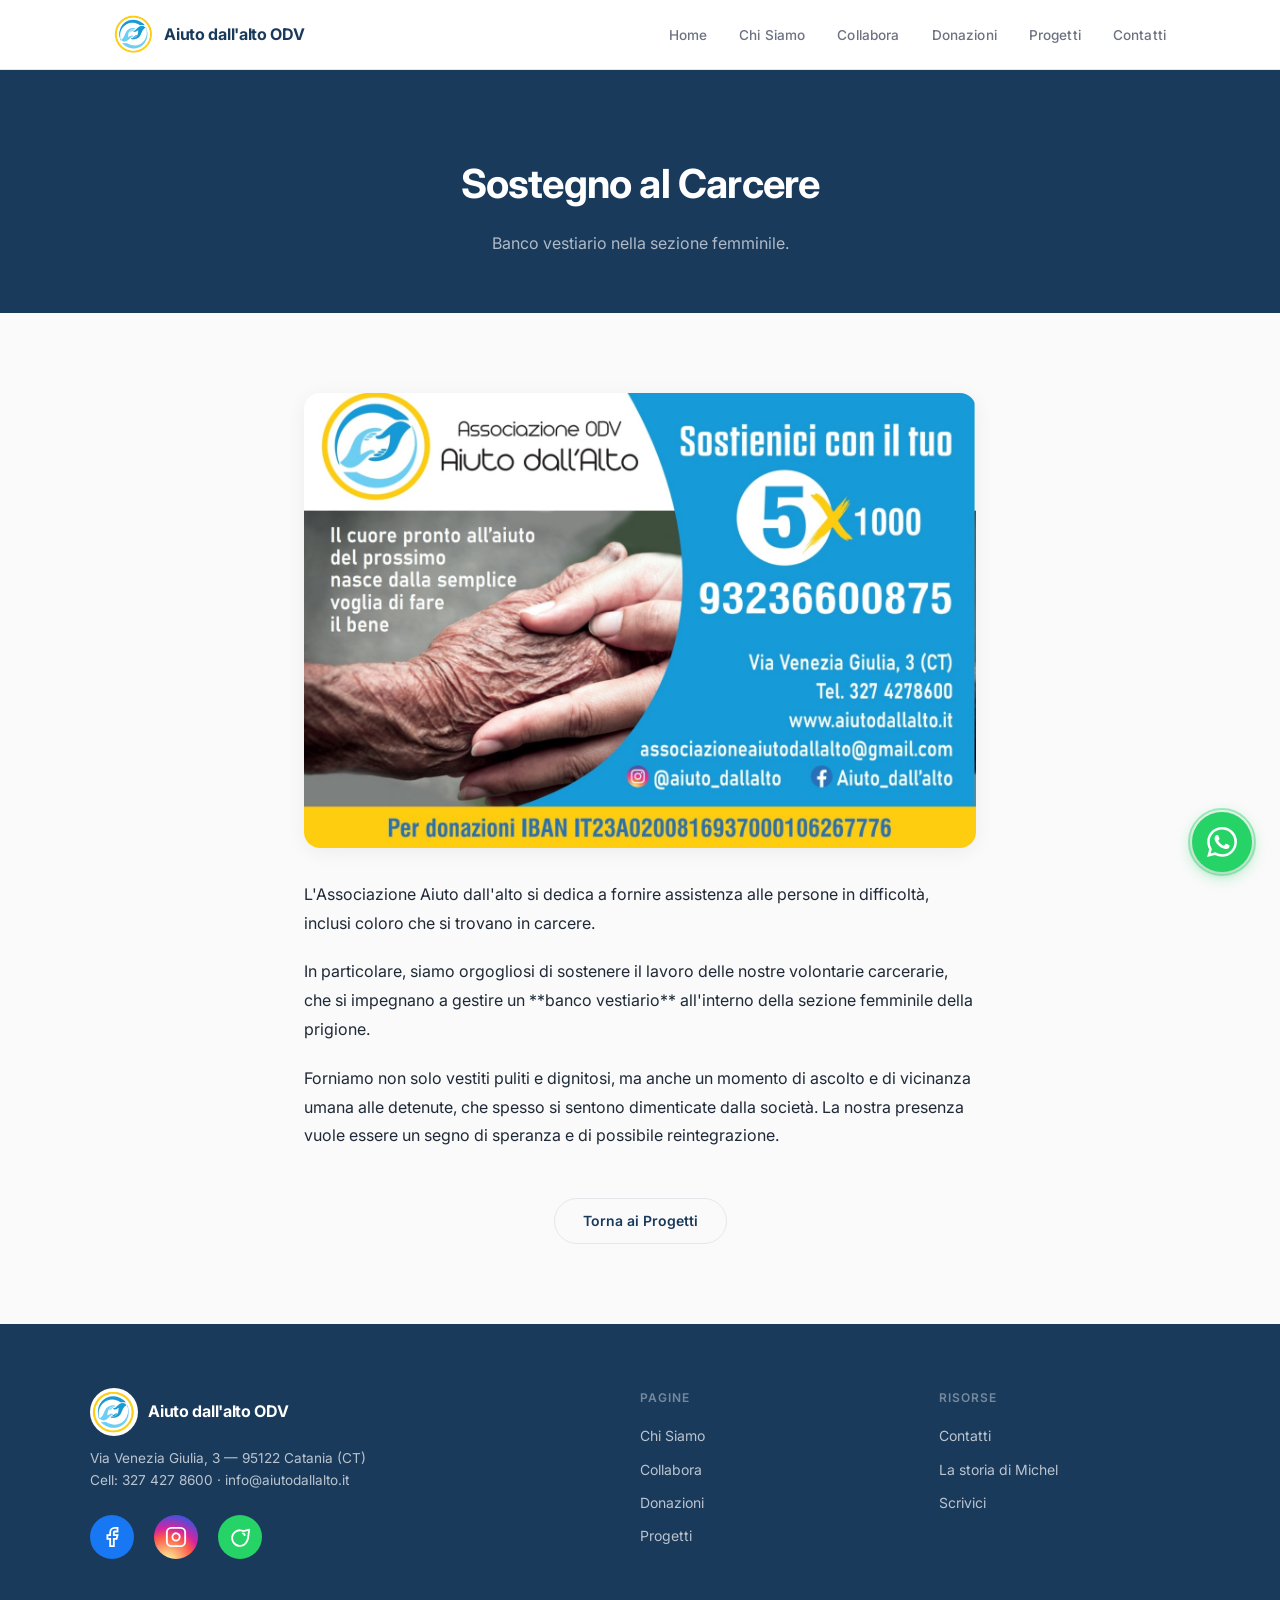
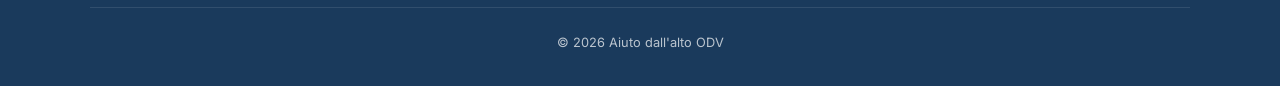
<file: sostegno-carcere.html>
<!DOCTYPE html>
<html lang="it">
<head>
    <meta charset="UTF-8">
    <meta name="viewport" content="width=device-width, initial-scale=1.0">
    <title>Sostegno al Carcere – Aiuto dall'alto ODV</title>
    <link rel="stylesheet" href="assets/css/style.css">
    <style>.fade-in{opacity:0;transform:translateY(20px);transition:opacity .6s ease,transform .6s ease}.fade-in.visible{opacity:1;transform:translateY(0)}</style>
</head>
<body>
    <header class="site-header"><div class="header-inner"><a href="index.html" class="logo"><img src="assets/img/logo.png" alt="Logo"><span>Aiuto dall'alto ODV</span></a><button class="menu-toggle" aria-label="Menu"><svg xmlns="http://www.w3.org/2000/svg" width="24" height="24" viewBox="0 0 24 24" fill="none" stroke="currentColor" stroke-width="2" stroke-linecap="round" stroke-linejoin="round"><line x1="3" y1="12" x2="21" y2="12"/><line x1="3" y1="6" x2="21" y2="6"/><line x1="3" y1="18" x2="21" y2="18"/></svg></button><ul class="nav-links"><li><a href="index.html">Home</a></li><li><a href="chi-siamo.html">Chi Siamo</a></li><li><a href="collabora.html">Collabora</a></li><li><a href="donazioni.html">Donazioni</a></li><li><a href="progetti.html">Progetti</a></li><li><a href="contatti.html">Contatti</a></li></ul></div></header>

    <main>
        <section class="page-hero">
            <h1>Sostegno al Carcere</h1>
            <p>Banco vestiario nella sezione femminile.</p>
        </section>

        <article class="article-body fade-in">
            <img src="assets/img/carcere.jpg" alt="Sostegno Carcere">
            <p>L'Associazione Aiuto dall'alto si dedica a fornire assistenza alle persone in difficoltà, inclusi coloro che si trovano in carcere.</p>
            <p>In particolare, siamo orgogliosi di sostenere il lavoro delle nostre volontarie carcerarie, che si impegnano a gestire un **banco vestiario** all'interno della sezione femminile della prigione.</p>
            <p>Forniamo non solo vestiti puliti e dignitosi, ma anche un momento di ascolto e di vicinanza umana alle detenute, che spesso si sentono dimenticate dalla società. La nostra presenza vuole essere un segno di speranza e di possibile reintegrazione.</p>
            
            <div style="text-align: center; margin-top: 3rem;">
                <a href="progetti.html" class="btn btn-outline" style="color: var(--c-primary); border-color: var(--c-border);">Torna ai Progetti</a>
            </div>
        </article>
    </main>

    <footer class="site-footer">
        <div class="footer-grid">
            <div class="footer-brand">
                <div class="logo">
                    <img src="assets/img/logo.png" alt="Logo">
                    <span style="color: #fff; font-weight: 700;">Aiuto dall'alto ODV</span>
                </div>
                <p>Via Venezia Giulia, 3 — 95122 Catania (CT)<br>Cell: 327 427 8600 · info@aiutodallalto.it</p>
                <div class="social-row">
                    <a href="https://www.facebook.com/Ass.Aiuto" class="facebook" aria-label="Facebook"><svg xmlns="http://www.w3.org/2000/svg" width="16" height="16" viewBox="0 0 24 24" fill="none" stroke="currentColor" stroke-width="2"><path d="M18 2h-3a5 5 0 0 0-5 5v3H7v4h3v8h4v-8h3l1-4h-4V7a1 1 0 0 1 1-1h3z"/></svg></a>
                    <a href="https://instagram.com/aiuto_dallalto" class="instagram" aria-label="Instagram"><svg xmlns="http://www.w3.org/2000/svg" width="16" height="16" viewBox="0 0 24 24" fill="none" stroke="currentColor" stroke-width="2"><rect x="2" y="2" width="20" height="20" rx="5" ry="5"/><path d="M16 11.37A4 4 0 1 1 12.63 8 4 4 0 0 1 16 11.37z"/><line x1="17.5" y1="6.5" x2="17.51" y2="6.5"/></svg></a>
                    <a href="https://wa.me/393274278600" class="whatsapp" aria-label="WhatsApp"><svg xmlns="http://www.w3.org/2000/svg" width="16" height="16" viewBox="0 0 24 24" fill="none" stroke="currentColor" stroke-width="2" stroke-linecap="round" stroke-linejoin="round"><path d="M21 11.5a8.38 8.38 0 0 1-.9 3.8 8.5 8.5 0 1 1-7.6-10.6 8.38 8.38 0 0 1 3.5.9L22 4Z"/><path d="M17 10a2 2 0 0 0-2-2"/></svg></a>
                </div>
            </div>
            <div class="footer-col">
                <h4>Pagine</h4>
                <a href="chi-siamo.html">Chi Siamo</a>
                <a href="collabora.html">Collabora</a>
                <a href="donazioni.html">Donazioni</a>
                <a href="progetti.html">Progetti</a>
            </div>
            <div class="footer-col">
                <h4>Risorse</h4>
                <a href="contatti.html">Contatti</a>
                <a href="storia-michel.html">La storia di Michel</a>
                <a href="mailto:info@aiutodallalto.it">Scrivici</a>
            </div>
        </div>
        <div class="footer-bottom">© 2026 Aiuto dall'alto ODV</div>
    </footer>

    <!-- WhatsApp Share FAB -->
    <a href="#" class="wa-fab wa-fab-share" target="_blank" rel="noopener" aria-label="Condividi su WhatsApp">
        <span class="wa-fab-label">Condividi</span>
        <span class="wa-fab-icon">
            <svg viewBox="0 0 24 24" xmlns="http://www.w3.org/2000/svg"><path d="M17.472 14.382c-.297-.149-1.758-.867-2.03-.967-.273-.099-.471-.148-.67.15-.197.297-.767.966-.94 1.164-.173.199-.347.223-.644.075-.297-.15-1.255-.463-2.39-1.475-.883-.788-1.48-1.761-1.653-2.059-.173-.297-.018-.458.13-.606.134-.133.298-.347.446-.52.149-.174.198-.298.298-.497.099-.198.05-.371-.025-.52-.075-.149-.669-1.612-.916-2.207-.242-.579-.487-.5-.669-.51-.173-.008-.371-.01-.57-.01-.198 0-.52.074-.792.372-.272.297-1.04 1.016-1.04 2.479 0 1.462 1.065 2.875 1.213 3.074.149.198 2.096 3.2 5.077 4.487.709.306 1.262.489 1.694.625.712.227 1.36.195 1.871.118.571-.085 1.758-.719 2.006-1.413.248-.694.248-1.289.173-1.413-.074-.124-.272-.198-.57-.347m-5.421 7.403h-.004a9.87 9.87 0 01-5.031-1.378l-.361-.214-3.741.982.998-3.648-.235-.374a9.86 9.86 0 01-1.51-5.26c.001-5.45 4.436-9.884 9.888-9.884 2.64 0 5.122 1.03 6.988 2.898a9.825 9.825 0 012.893 6.994c-.003 5.45-4.437 9.884-9.885 9.884m8.413-18.297A11.815 11.815 0 0012.05 0C5.495 0 .16 5.335.157 11.892c0 2.096.547 4.142 1.588 5.945L.057 24l6.305-1.654a11.882 11.882 0 005.683 1.448h.005c6.554 0 11.89-5.335 11.893-11.893a11.821 11.821 0 00-3.48-8.413z"/></svg>
        </span>
    </a>

    <script src="assets/js/main.js"></script>
</body>
</html>
</file>
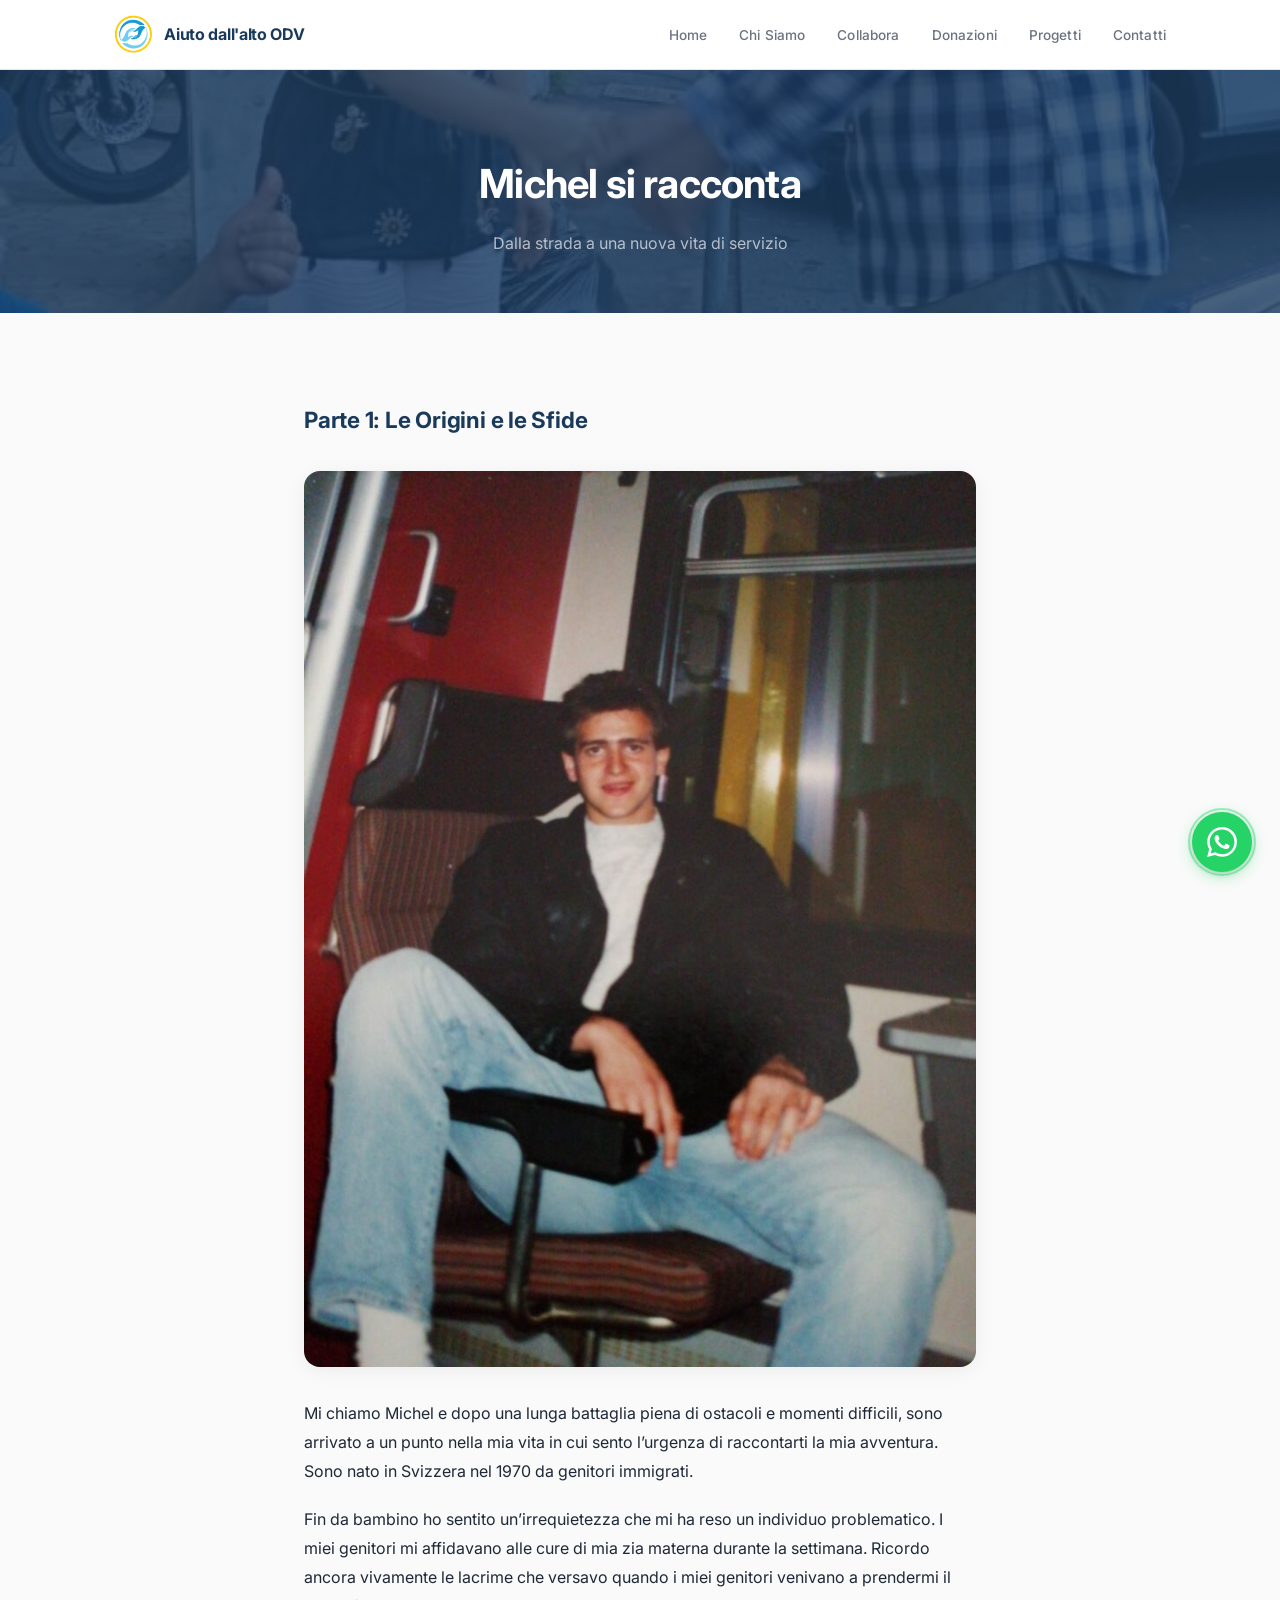
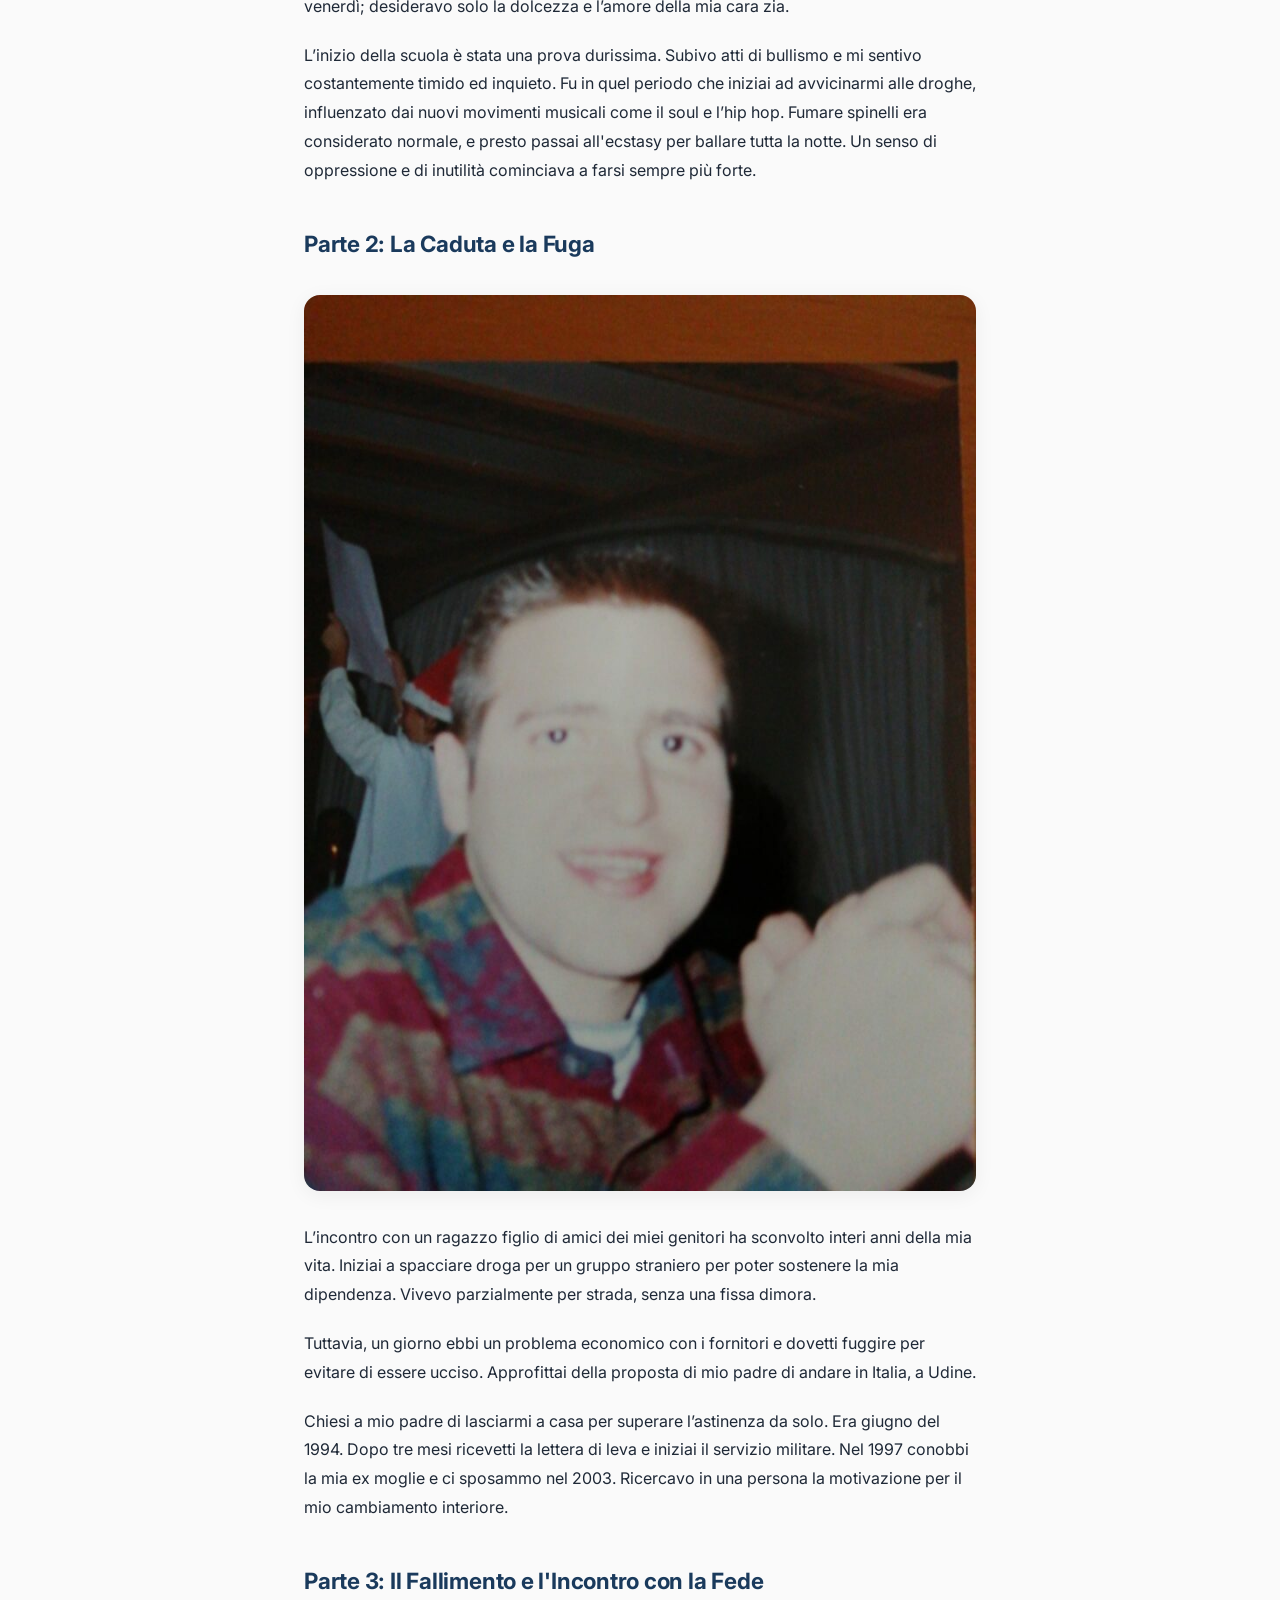
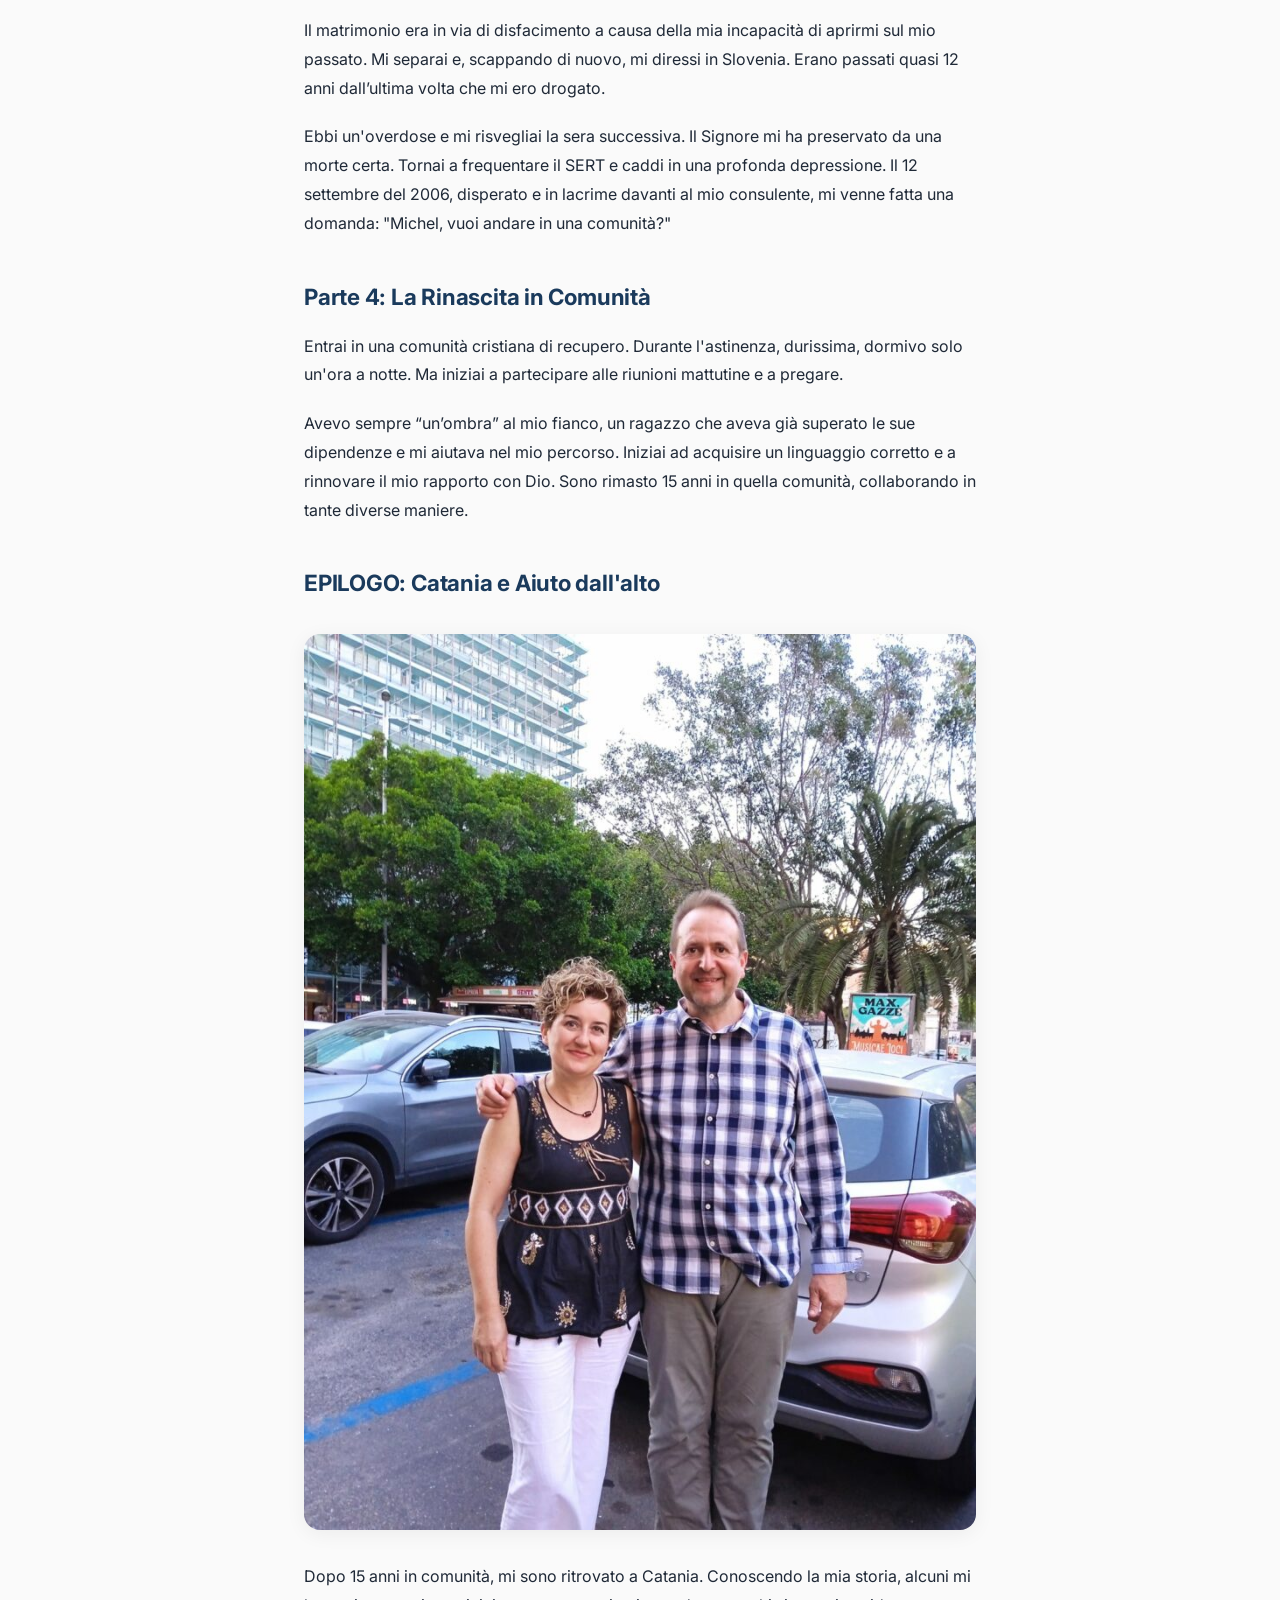
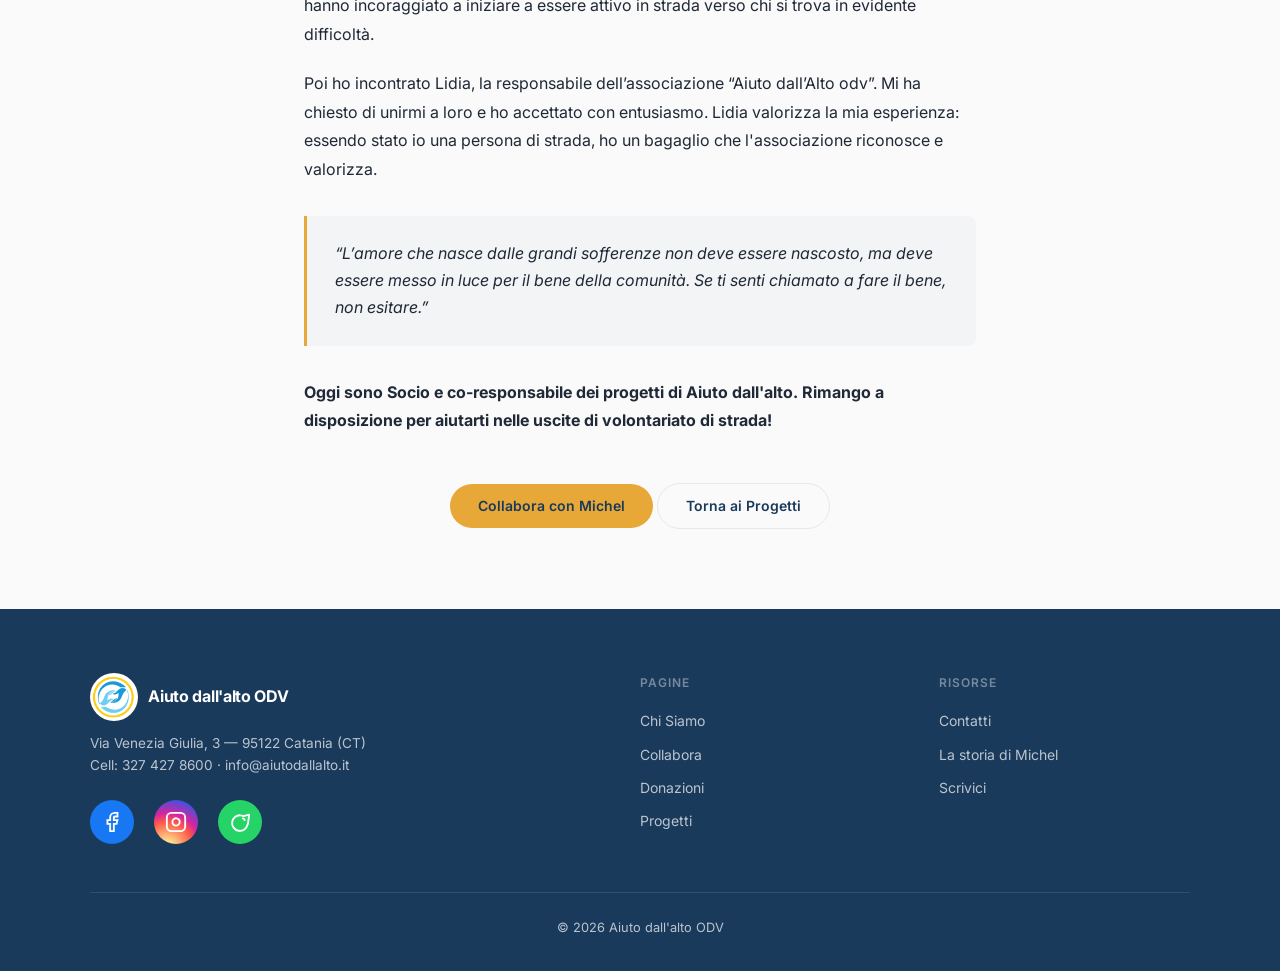
<file: storia-michel.html>
<!DOCTYPE html>
<html lang="it">
<head>
    <meta charset="UTF-8">
    <meta name="viewport" content="width=device-width, initial-scale=1.0">
    <title>La Storia di Michel – Aiuto dall'alto ODV</title>
    <link rel="stylesheet" href="assets/css/style.css">
    <style>.fade-in{opacity:0;transform:translateY(20px);transition:opacity .6s ease,transform .6s ease}.fade-in.visible{opacity:1;transform:translateY(0)}</style>
</head>
<body>
    <header class="site-header"><div class="header-inner"><a href="index.html" class="logo"><img src="assets/img/logo.png" alt="Logo"><span>Aiuto dall'alto ODV</span></a><button class="menu-toggle" aria-label="Menu"><svg xmlns="http://www.w3.org/2000/svg" width="24" height="24" viewBox="0 0 24 24" fill="none" stroke="currentColor" stroke-width="2" stroke-linecap="round" stroke-linejoin="round"><line x1="3" y1="12" x2="21" y2="12"/><line x1="3" y1="6" x2="21" y2="6"/><line x1="3" y1="18" x2="21" y2="18"/></svg></button><ul class="nav-links">                <li><a href="index.html">Home</a></li>
                <li><a href="chi-siamo.html">Chi Siamo</a></li>
                <li><a href="collabora.html">Collabora</a></li>
                <li><a href="donazioni.html">Donazioni</a></li>
                <li><a href="progetti.html">Progetti</a></li>
                <li><a href="contatti.html">Contatti</a></li></ul></div></header>

    <main>
        <section class="page-hero" style="background: linear-gradient(rgba(26,58,92,0.8), rgba(26,58,92,0.8)), url('assets/img/michel_mani.jpg'); background-size: cover; background-position: center;">
            <h1>Michel si racconta</h1>
            <p>Dalla strada a una nuova vita di servizio</p>
        </section>

        <article class="article-body fade-in">
            <h2>Parte 1: Le Origini e le Sfide</h2>
            <img src="assets/img/michel_bambino.jpg" alt="Michel bambino">
            <p>Mi chiamo Michel e dopo una lunga battaglia piena di ostacoli e momenti difficili, sono arrivato a un punto nella mia vita in cui sento l’urgenza di raccontarti la mia avventura. Sono nato in Svizzera nel 1970 da genitori immigrati.</p>
            <p>Fin da bambino ho sentito un’irrequietezza che mi ha reso un individuo problematico. I miei genitori mi affidavano alle cure di mia zia materna durante la settimana. Ricordo ancora vivamente le lacrime che versavo quando i miei genitori venivano a prendermi il venerdì; desideravo solo la dolcezza e l’amore della mia cara zia.</p>
            <p>L’inizio della scuola è stata una prova durissima. Subivo atti di bullismo e mi sentivo costantemente timido ed inquieto. Fu in quel periodo che iniziai ad avvicinarmi alle droghe, influenzato dai nuovi movimenti musicali come il soul e l’hip hop. Fumare spinelli era considerato normale, e presto passai all'ecstasy per ballare tutta la notte. Un senso di oppressione e di inutilità cominciava a farsi sempre più forte.</p>

            <h2>Parte 2: La Caduta e la Fuga</h2>
            <img src="assets/img/michel_giovane.jpg" alt="Michel giovane">
            <p>L’incontro con un ragazzo figlio di amici dei miei genitori ha sconvolto interi anni della mia vita. Iniziai a spacciare droga per un gruppo straniero per poter sostenere la mia dipendenza. Vivevo parzialmente per strada, senza una fissa dimora.</p>
            <p>Tuttavia, un giorno ebbi un problema economico con i fornitori e dovetti fuggire per evitare di essere ucciso. Approfittai della proposta di mio padre di andare in Italia, a Udine.</p>
            <p>Chiesi a mio padre di lasciarmi a casa per superare l’astinenza da solo. Era giugno del 1994. Dopo tre mesi ricevetti la lettera di leva e iniziai il servizio militare. Nel 1997 conobbi la mia ex moglie e ci sposammo nel 2003. Ricercavo in una persona la motivazione per il mio cambiamento interiore.</p>

            <h2>Parte 3: Il Fallimento e l'Incontro con la Fede</h2>
            <p>Il matrimonio era in via di disfacimento a causa della mia incapacità di aprirmi sul mio passato. Mi separai e, scappando di nuovo, mi diressi in Slovenia. Erano passati quasi 12 anni dall’ultima volta che mi ero drogato.</p>
            <p>Ebbi un'overdose e mi risvegliai la sera successiva. Il Signore mi ha preservato da una morte certa. Tornai a frequentare il SERT e caddi in una profonda depressione. Il 12 settembre del 2006, disperato e in lacrime davanti al mio consulente, mi venne fatta una domanda: "Michel, vuoi andare in una comunità?"</p>

            <h2>Parte 4: La Rinascita in Comunità</h2>
            <p>Entrai in una comunità cristiana di recupero. Durante l'astinenza, durissima, dormivo solo un'ora a notte. Ma iniziai a partecipare alle riunioni mattutine e a pregare.</p>
            <p>Avevo sempre “un’ombra” al mio fianco, un ragazzo che aveva già superato le sue dipendenze e mi aiutava nel mio percorso. Iniziai ad acquisire un linguaggio corretto e a rinnovare il mio rapporto con Dio. Sono rimasto 15 anni in quella comunità, collaborando in tante diverse maniere.</p>

            <h2>EPILOGO: Catania e Aiuto dall'alto</h2>
            <img src="assets/img/michel_finale.jpg" alt="Michel finale">
            <p>Dopo 15 anni in comunità, mi sono ritrovato a Catania. Conoscendo la mia storia, alcuni mi hanno incoraggiato a iniziare a essere attivo in strada verso chi si trova in evidente difficoltà.</p>
            <p>Poi ho incontrato Lidia, la responsabile dell’associazione “Aiuto dall’Alto odv”. Mi ha chiesto di unirmi a loro e ho accettato con entusiasmo. Lidia valorizza la mia esperienza: essendo stato io una persona di strada, ho un bagaglio che l'associazione riconosce e valorizza.</p>
            
            <div class="pullquote">
                “L’amore che nasce dalle grandi sofferenze non deve essere nascosto, ma deve essere messo in luce per il bene della comunità. Se ti senti chiamato a fare il bene, non esitare.”
            </div>
            
            <p style="font-weight: 700;">Oggi sono Socio e co-responsabile dei progetti di Aiuto dall'alto. Rimango a disposizione per aiutarti nelle uscite di volontariato di strada!</p>
            
            <div style="text-align: center; margin-top: 3rem;">
                <a href="collabora.html" class="btn btn-primary">Collabora con Michel</a>
                <a href="progetti.html" class="btn btn-outline" style="color: var(--c-primary); border-color: var(--c-border);">Torna ai Progetti</a>
            </div>
        </article>
    </main>

    <footer class="site-footer">
        <div class="footer-grid">
            <div class="footer-brand">
                <div class="logo">
                    <img src="assets/img/logo.png" alt="Logo">
                    <span style="color: #fff; font-weight: 700;">Aiuto dall'alto ODV</span>
                </div>
                <p>Via Venezia Giulia, 3 — 95122 Catania (CT)<br>Cell: 327 427 8600 · info@aiutodallalto.it</p>
                <div class="social-row">
                    <a href="https://www.facebook.com/Ass.Aiuto" class="facebook" aria-label="Facebook"><svg xmlns="http://www.w3.org/2000/svg" width="16" height="16" viewBox="0 0 24 24" fill="none" stroke="currentColor" stroke-width="2"><path d="M18 2h-3a5 5 0 0 0-5 5v3H7v4h3v8h4v-8h3l1-4h-4V7a1 1 0 0 1 1-1h3z"/></svg></a>
                    <a href="https://instagram.com/aiuto_dallalto" class="instagram" aria-label="Instagram"><svg xmlns="http://www.w3.org/2000/svg" width="16" height="16" viewBox="0 0 24 24" fill="none" stroke="currentColor" stroke-width="2"><rect x="2" y="2" width="20" height="20" rx="5" ry="5"/><path d="M16 11.37A4 4 0 1 1 12.63 8 4 4 0 0 1 16 11.37z"/><line x1="17.5" y1="6.5" x2="17.51" y2="6.5"/></svg></a>
                    <a href="https://wa.me/393274278600" class="whatsapp" aria-label="WhatsApp"><svg xmlns="http://www.w3.org/2000/svg" width="16" height="16" viewBox="0 0 24 24" fill="none" stroke="currentColor" stroke-width="2" stroke-linecap="round" stroke-linejoin="round"><path d="M21 11.5a8.38 8.38 0 0 1-.9 3.8 8.5 8.5 0 1 1-7.6-10.6 8.38 8.38 0 0 1 3.5.9L22 4Z"/><path d="M17 10a2 2 0 0 0-2-2"/></svg></a>
                </div>
            </div>
            <div class="footer-col">
                <h4>Pagine</h4>
                <a href="chi-siamo.html">Chi Siamo</a>
                <a href="collabora.html">Collabora</a>
                <a href="donazioni.html">Donazioni</a>
                <a href="progetti.html">Progetti</a>
            </div>
            <div class="footer-col">
                <h4>Risorse</h4>
                <a href="contatti.html">Contatti</a>
                <a href="storia-michel.html">La storia di Michel</a>
                <a href="mailto:info@aiutodallalto.it">Scrivici</a>
            </div>
        </div>
        <div class="footer-bottom">© 2026 Aiuto dall'alto ODV</div>
    </footer>

    <!-- WhatsApp Share FAB -->
    <a href="#" class="wa-fab wa-fab-share" target="_blank" rel="noopener" aria-label="Condividi su WhatsApp">
        <span class="wa-fab-label">Condividi</span>
        <span class="wa-fab-icon">
            <svg viewBox="0 0 24 24" xmlns="http://www.w3.org/2000/svg"><path d="M17.472 14.382c-.297-.149-1.758-.867-2.03-.967-.273-.099-.471-.148-.67.15-.197.297-.767.966-.94 1.164-.173.199-.347.223-.644.075-.297-.15-1.255-.463-2.39-1.475-.883-.788-1.48-1.761-1.653-2.059-.173-.297-.018-.458.13-.606.134-.133.298-.347.446-.52.149-.174.198-.298.298-.497.099-.198.05-.371-.025-.52-.075-.149-.669-1.612-.916-2.207-.242-.579-.487-.5-.669-.51-.173-.008-.371-.01-.57-.01-.198 0-.52.074-.792.372-.272.297-1.04 1.016-1.04 2.479 0 1.462 1.065 2.875 1.213 3.074.149.198 2.096 3.2 5.077 4.487.709.306 1.262.489 1.694.625.712.227 1.36.195 1.871.118.571-.085 1.758-.719 2.006-1.413.248-.694.248-1.289.173-1.413-.074-.124-.272-.198-.57-.347m-5.421 7.403h-.004a9.87 9.87 0 01-5.031-1.378l-.361-.214-3.741.982.998-3.648-.235-.374a9.86 9.86 0 01-1.51-5.26c.001-5.45 4.436-9.884 9.888-9.884 2.64 0 5.122 1.03 6.988 2.898a9.825 9.825 0 012.893 6.994c-.003 5.45-4.437 9.884-9.885 9.884m8.413-18.297A11.815 11.815 0 0012.05 0C5.495 0 .16 5.335.157 11.892c0 2.096.547 4.142 1.588 5.945L.057 24l6.305-1.654a11.882 11.882 0 005.683 1.448h.005c6.554 0 11.89-5.335 11.893-11.893a11.821 11.821 0 00-3.48-8.413z"/></svg>
        </span>
    </a>

    <script src="assets/js/main.js"></script>
</body>
</html>
</file>
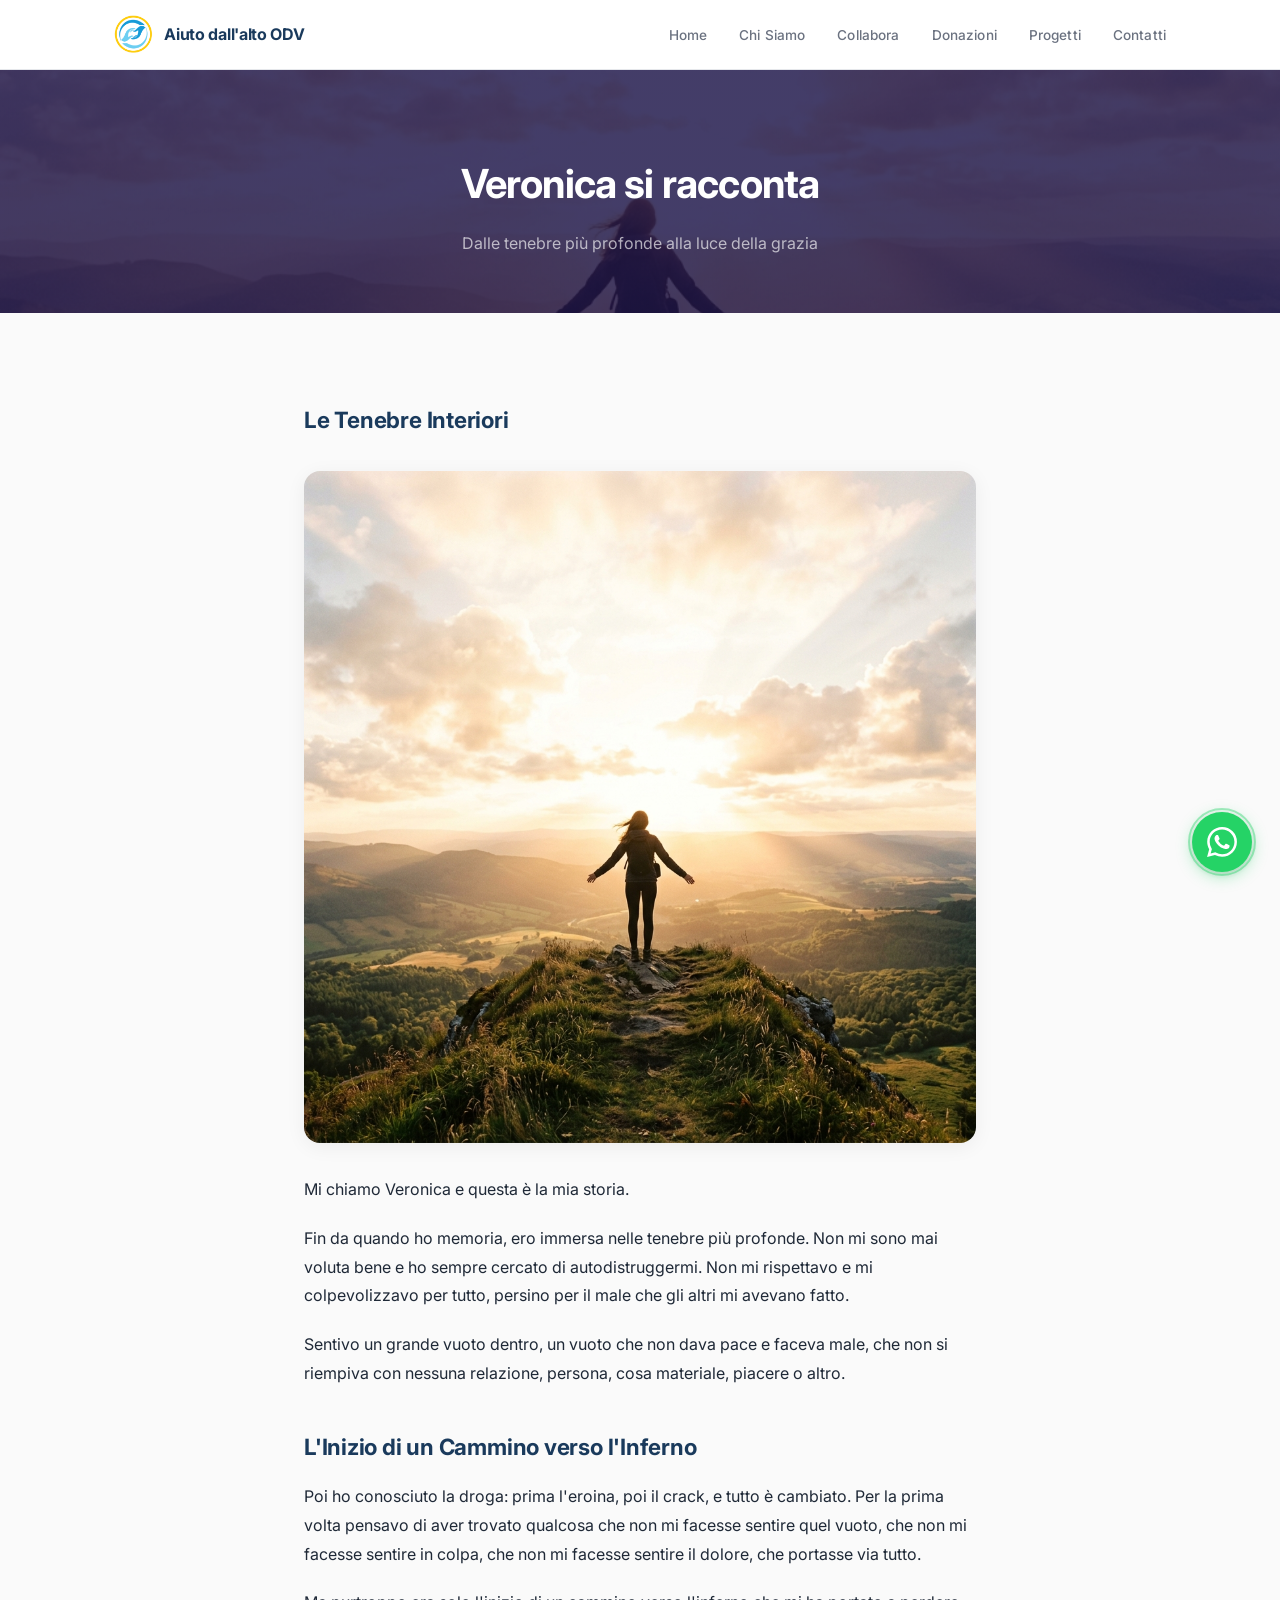
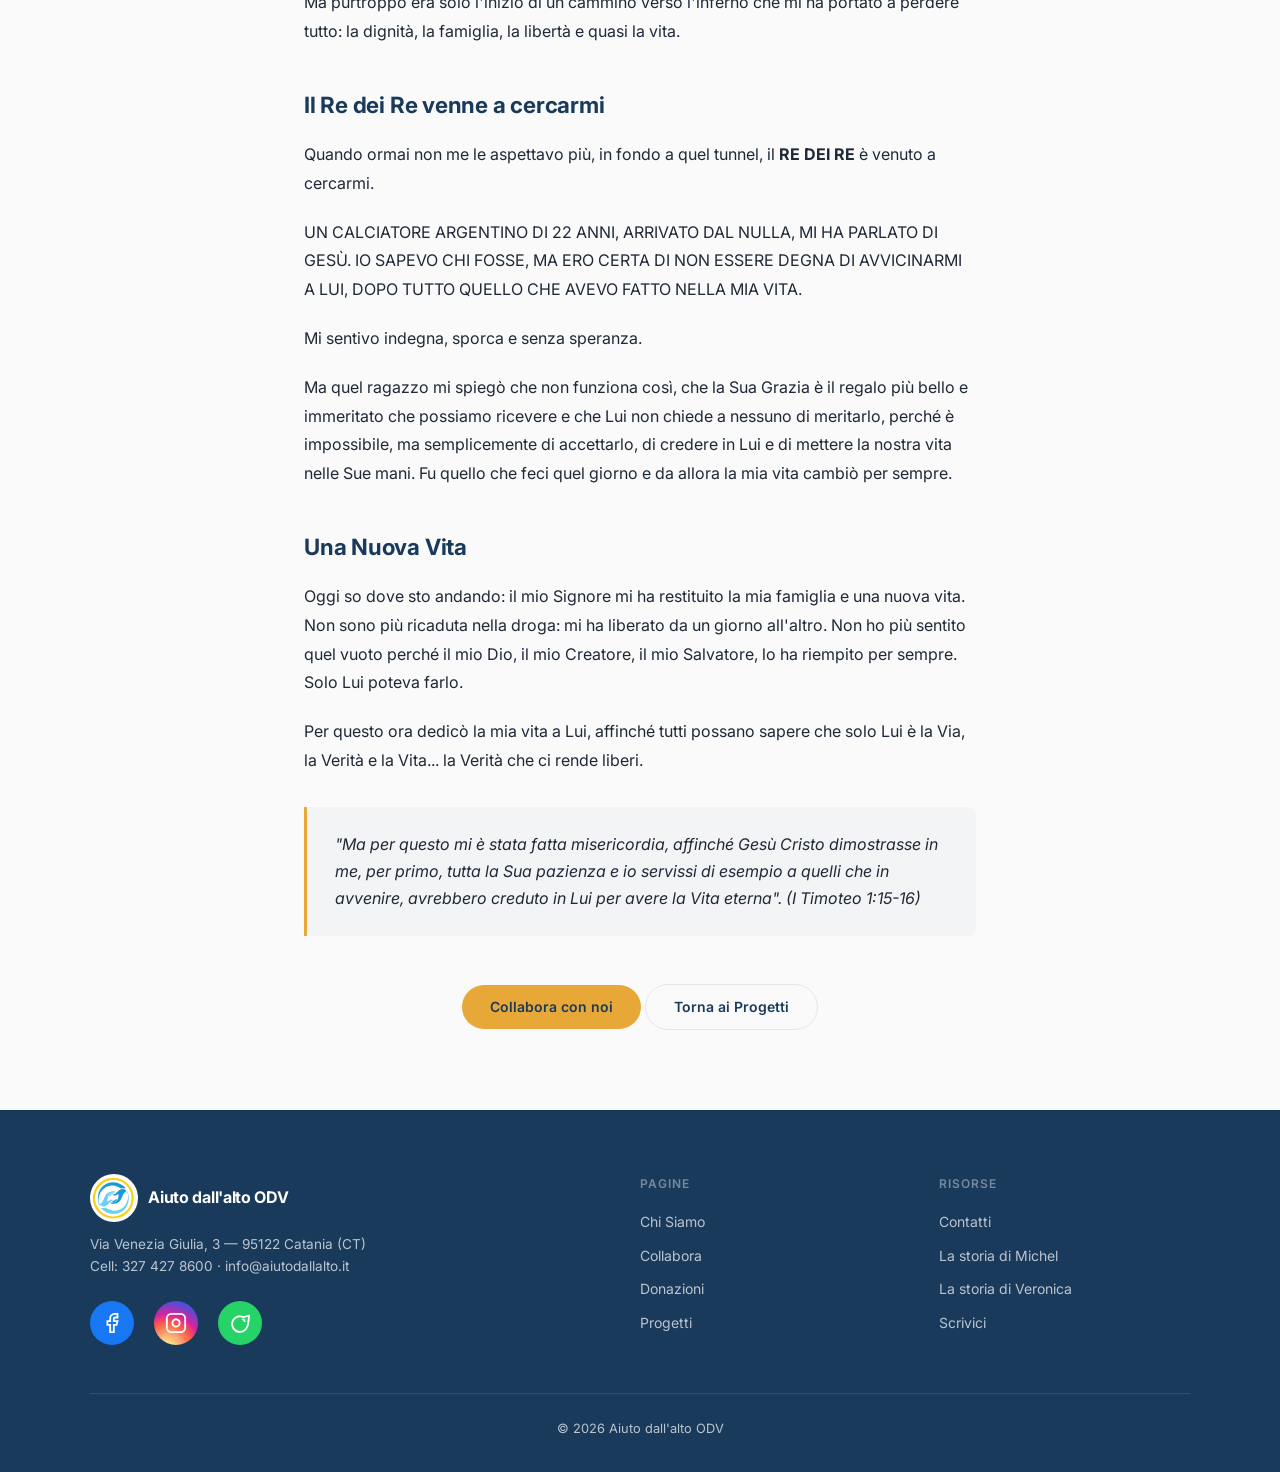
<file: storia-veronica.html>
<!DOCTYPE html>
<html lang="it">
<head>
    <meta charset="UTF-8">
    <meta name="viewport" content="width=device-width, initial-scale=1.0">
    <title>La Storia di Veronica – Aiuto dall'alto ODV</title>
    <meta name="description" content="Veronica racconta la sua storia di rinascita: dalla dipendenza da eroina e crack alla libertà trovata nella fede in Gesù Cristo.">
    <link rel="stylesheet" href="assets/css/style.css">
    <style>
        .fade-in{opacity:0;transform:translateY(20px);transition:opacity .6s ease,transform .6s ease}
        .fade-in.visible{opacity:1;transform:translateY(0)}
    </style>
</head>
<body>
    <header class="site-header"><div class="header-inner"><a href="index.html" class="logo"><img src="assets/img/logo.png" alt="Logo"><span>Aiuto dall'alto ODV</span></a><button class="menu-toggle" aria-label="Menu"><svg xmlns="http://www.w3.org/2000/svg" width="24" height="24" viewBox="0 0 24 24" fill="none" stroke="currentColor" stroke-width="2" stroke-linecap="round" stroke-linejoin="round"><line x1="3" y1="12" x2="21" y2="12"/><line x1="3" y1="6" x2="21" y2="6"/><line x1="3" y1="18" x2="21" y2="18"/></svg></button><ul class="nav-links">
                <li><a href="index.html">Home</a></li>
                <li><a href="chi-siamo.html">Chi Siamo</a></li>
                <li><a href="collabora.html">Collabora</a></li>
                <li><a href="donazioni.html">Donazioni</a></li>
                <li><a href="progetti.html">Progetti</a></li>
                <li><a href="contatti.html">Contatti</a></li></ul></div></header>

    <main>
        <section class="page-hero" style="background: linear-gradient(rgba(26,18,72,0.82), rgba(26,18,72,0.82)), url('assets/img/veronica_rinascita.png'); background-size: cover; background-position: center;">
            <h1>Veronica si racconta</h1>
            <p>Dalle tenebre più profonde alla luce della grazia</p>
        </section>

        <article class="article-body fade-in">
            <h2>Le Tenebre Interiori</h2>
            <img src="assets/img/veronica_rinascita.png" alt="Simbolo di rinascita e speranza – la storia di Veronica">
            <p>Mi chiamo Veronica e questa è la mia storia.</p>
            <p>Fin da quando ho memoria, ero immersa nelle tenebre più profonde. Non mi sono mai voluta bene e ho sempre cercato di autodistruggermi. Non mi rispettavo e mi colpevolizzavo per tutto, persino per il male che gli altri mi avevano fatto.</p>
            <p>Sentivo un grande vuoto dentro, un vuoto che non dava pace e faceva male, che non si riempiva con nessuna relazione, persona, cosa materiale, piacere o altro.</p>

            <h2>L'Inizio di un Cammino verso l'Inferno</h2>
            <p>Poi ho conosciuto la droga: prima l'eroina, poi il crack, e tutto è cambiato. Per la prima volta pensavo di aver trovato qualcosa che non mi facesse sentire quel vuoto, che non mi facesse sentire in colpa, che non mi facesse sentire il dolore, che portasse via tutto.</p>
            <p>Ma purtroppo era solo l'inizio di un cammino verso l'inferno che mi ha portato a perdere tutto: la dignità, la famiglia, la libertà e quasi la vita.</p>

            <h2>Il Re dei Re venne a cercarmi</h2>
            <p>Quando ormai non me le aspettavo più, in fondo a quel tunnel, il <strong>RE DEI RE</strong> è venuto a cercarmi.</p>
            <p>UN CALCIATORE ARGENTINO DI 22 ANNI, ARRIVATO DAL NULLA, MI HA PARLATO DI GESÙ. IO SAPEVO CHI FOSSE, MA ERO CERTA DI NON ESSERE DEGNA DI AVVICINARMI A LUI, DOPO TUTTO QUELLO CHE AVEVO FATTO NELLA MIA VITA.</p>
            <p>Mi sentivo indegna, sporca e senza speranza.</p>
            <p>Ma quel ragazzo mi spiegò che non funziona così, che la Sua Grazia è il regalo più bello e immeritato che possiamo ricevere e che Lui non chiede a nessuno di meritarlo, perché è impossibile, ma semplicemente di accettarlo, di credere in Lui e di mettere la nostra vita nelle Sue mani. Fu quello che feci quel giorno e da allora la mia vita cambiò per sempre.</p>

            <h2>Una Nuova Vita</h2>
            <p>Oggi so dove sto andando: il mio Signore mi ha restituito la mia famiglia e una nuova vita. Non sono più ricaduta nella droga: mi ha liberato da un giorno all'altro. Non ho più sentito quel vuoto perché il mio Dio, il mio Creatore, il mio Salvatore, lo ha riempito per sempre. Solo Lui poteva farlo.</p>
            <p>Per questo ora dedicò la mia vita a Lui, affinché tutti possano sapere che solo Lui è la Via, la Verità e la Vita... la Verità che ci rende liberi.</p>

            <div class="pullquote">
                "Ma per questo mi è stata fatta misericordia, affinché Gesù Cristo dimostrasse in me, per primo, tutta la Sua pazienza e io servissi di esempio a quelli che in avvenire, avrebbero creduto in Lui per avere la Vita eterna". <em>(I Timoteo 1:15-16)</em>
            </div>

            <div style="text-align: center; margin-top: 3rem;">
                <a href="collabora.html" class="btn btn-primary">Collabora con noi</a>
                <a href="progetti.html" class="btn btn-outline" style="color: var(--c-primary); border-color: var(--c-border);">Torna ai Progetti</a>
            </div>
        </article>
    </main>

    <footer class="site-footer">
        <div class="footer-grid">
            <div class="footer-brand">
                <div class="logo">
                    <img src="assets/img/logo.png" alt="Logo">
                    <span style="color: #fff; font-weight: 700;">Aiuto dall'alto ODV</span>
                </div>
                <p>Via Venezia Giulia, 3 — 95122 Catania (CT)<br>Cell: 327 427 8600 · info@aiutodallalto.it</p>
                <div class="social-row">
                    <a href="https://www.facebook.com/Ass.Aiuto" class="facebook" aria-label="Facebook"><svg xmlns="http://www.w3.org/2000/svg" width="16" height="16" viewBox="0 0 24 24" fill="none" stroke="currentColor" stroke-width="2"><path d="M18 2h-3a5 5 0 0 0-5 5v3H7v4h3v8h4v-8h3l1-4h-4V7a1 1 0 0 1 1-1h3z"/></svg></a>
                    <a href="https://instagram.com/aiuto_dallalto" class="instagram" aria-label="Instagram"><svg xmlns="http://www.w3.org/2000/svg" width="16" height="16" viewBox="0 0 24 24" fill="none" stroke="currentColor" stroke-width="2"><rect x="2" y="2" width="20" height="20" rx="5" ry="5"/><path d="M16 11.37A4 4 0 1 1 12.63 8 4 4 0 0 1 16 11.37z"/><line x1="17.5" y1="6.5" x2="17.51" y2="6.5"/></svg></a>
                    <a href="https://wa.me/393274278600" class="whatsapp" aria-label="WhatsApp"><svg xmlns="http://www.w3.org/2000/svg" width="16" height="16" viewBox="0 0 24 24" fill="none" stroke="currentColor" stroke-width="2" stroke-linecap="round" stroke-linejoin="round"><path d="M21 11.5a8.38 8.38 0 0 1-.9 3.8 8.5 8.5 0 1 1-7.6-10.6 8.38 8.38 0 0 1 3.5.9L22 4Z"/><path d="M17 10a2 2 0 0 0-2-2"/></svg></a>
                </div>
            </div>
            <div class="footer-col">
                <h4>Pagine</h4>
                <a href="chi-siamo.html">Chi Siamo</a>
                <a href="collabora.html">Collabora</a>
                <a href="donazioni.html">Donazioni</a>
                <a href="progetti.html">Progetti</a>
            </div>
            <div class="footer-col">
                <h4>Risorse</h4>
                <a href="contatti.html">Contatti</a>
                <a href="storia-michel.html">La storia di Michel</a>
                <a href="storia-veronica.html">La storia di Veronica</a>
                <a href="mailto:info@aiutodallalto.it">Scrivici</a>
            </div>
        </div>
        <div class="footer-bottom">© 2026 Aiuto dall'alto ODV</div>
    </footer>

    <!-- WhatsApp Share FAB -->
    <a href="#" class="wa-fab wa-fab-share" target="_blank" rel="noopener" aria-label="Condividi su WhatsApp">
        <span class="wa-fab-label">Condividi</span>
        <span class="wa-fab-icon">
            <svg viewBox="0 0 24 24" xmlns="http://www.w3.org/2000/svg"><path d="M17.472 14.382c-.297-.149-1.758-.867-2.03-.967-.273-.099-.471-.148-.67.15-.197.297-.767.966-.94 1.164-.173.199-.347.223-.644.075-.297-.15-1.255-.463-2.39-1.475-.883-.788-1.48-1.761-1.653-2.059-.173-.297-.018-.458.13-.606.134-.133.298-.347.446-.52.149-.174.198-.298.298-.497.099-.198.05-.371-.025-.52-.075-.149-.669-1.612-.916-2.207-.242-.579-.487-.5-.669-.51-.173-.008-.371-.01-.57-.01-.198 0-.52.074-.792.372-.272.297-1.04 1.016-1.04 2.479 0 1.462 1.065 2.875 1.213 3.074.149.198 2.096 3.2 5.077 4.487.709.306 1.262.489 1.694.625.712.227 1.36.195 1.871.118.571-.085 1.758-.719 2.006-1.413.248-.694.248-1.289.173-1.413-.074-.124-.272-.198-.57-.347m-5.421 7.403h-.004a9.87 9.87 0 01-5.031-1.378l-.361-.214-3.741.982.998-3.648-.235-.374a9.86 9.86 0 01-1.51-5.26c.001-5.45 4.436-9.884 9.888-9.884 2.64 0 5.122 1.03 6.988 2.898a9.825 9.825 0 012.893 6.994c-.003 5.45-4.437 9.884-9.885 9.884m8.413-18.297A11.815 11.815 0 0012.05 0C5.495 0 .16 5.335.157 11.892c0 2.096.547 4.142 1.588 5.945L.057 24l6.305-1.654a11.882 11.882 0 005.683 1.448h.005c6.554 0 11.89-5.335 11.893-11.893a11.821 11.821 0 00-3.48-8.413z"/></svg>
        </span>
    </a>

    <script src="assets/js/main.js"></script>
</body>
</html>
</file>
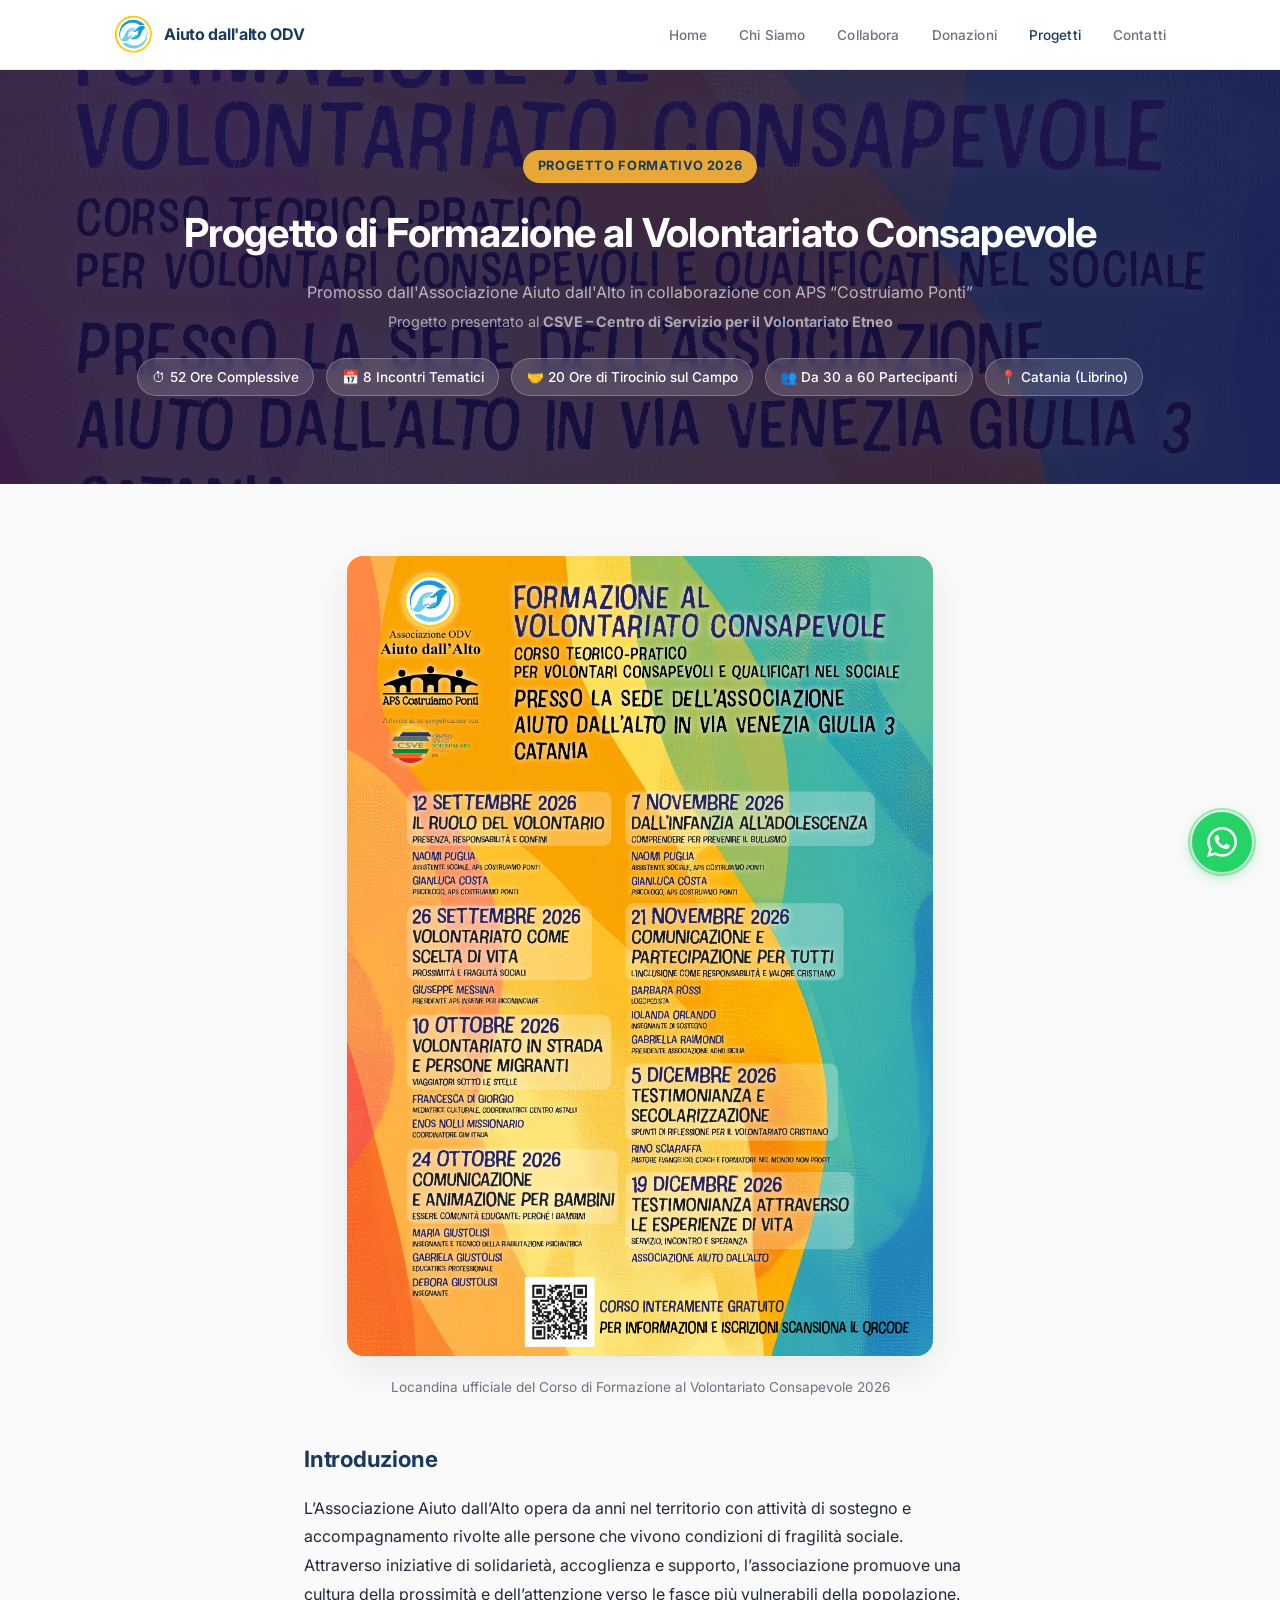
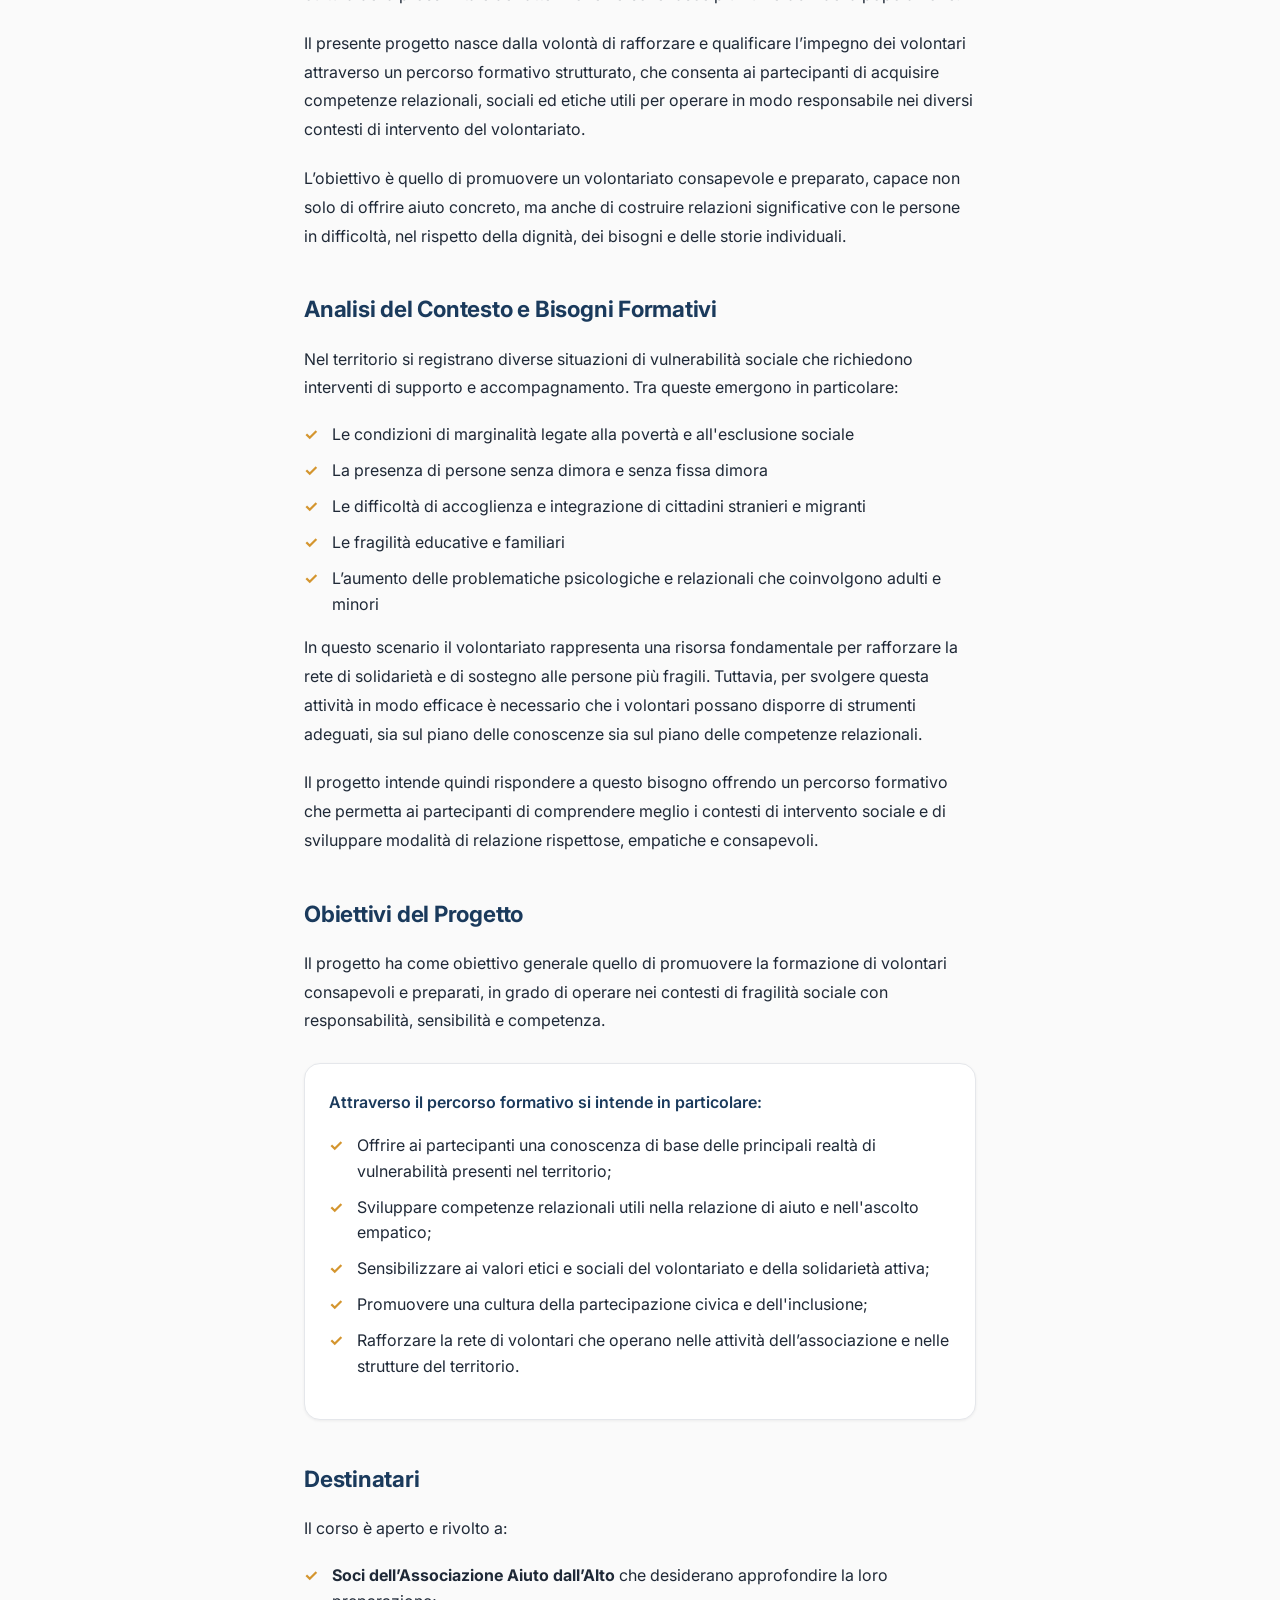
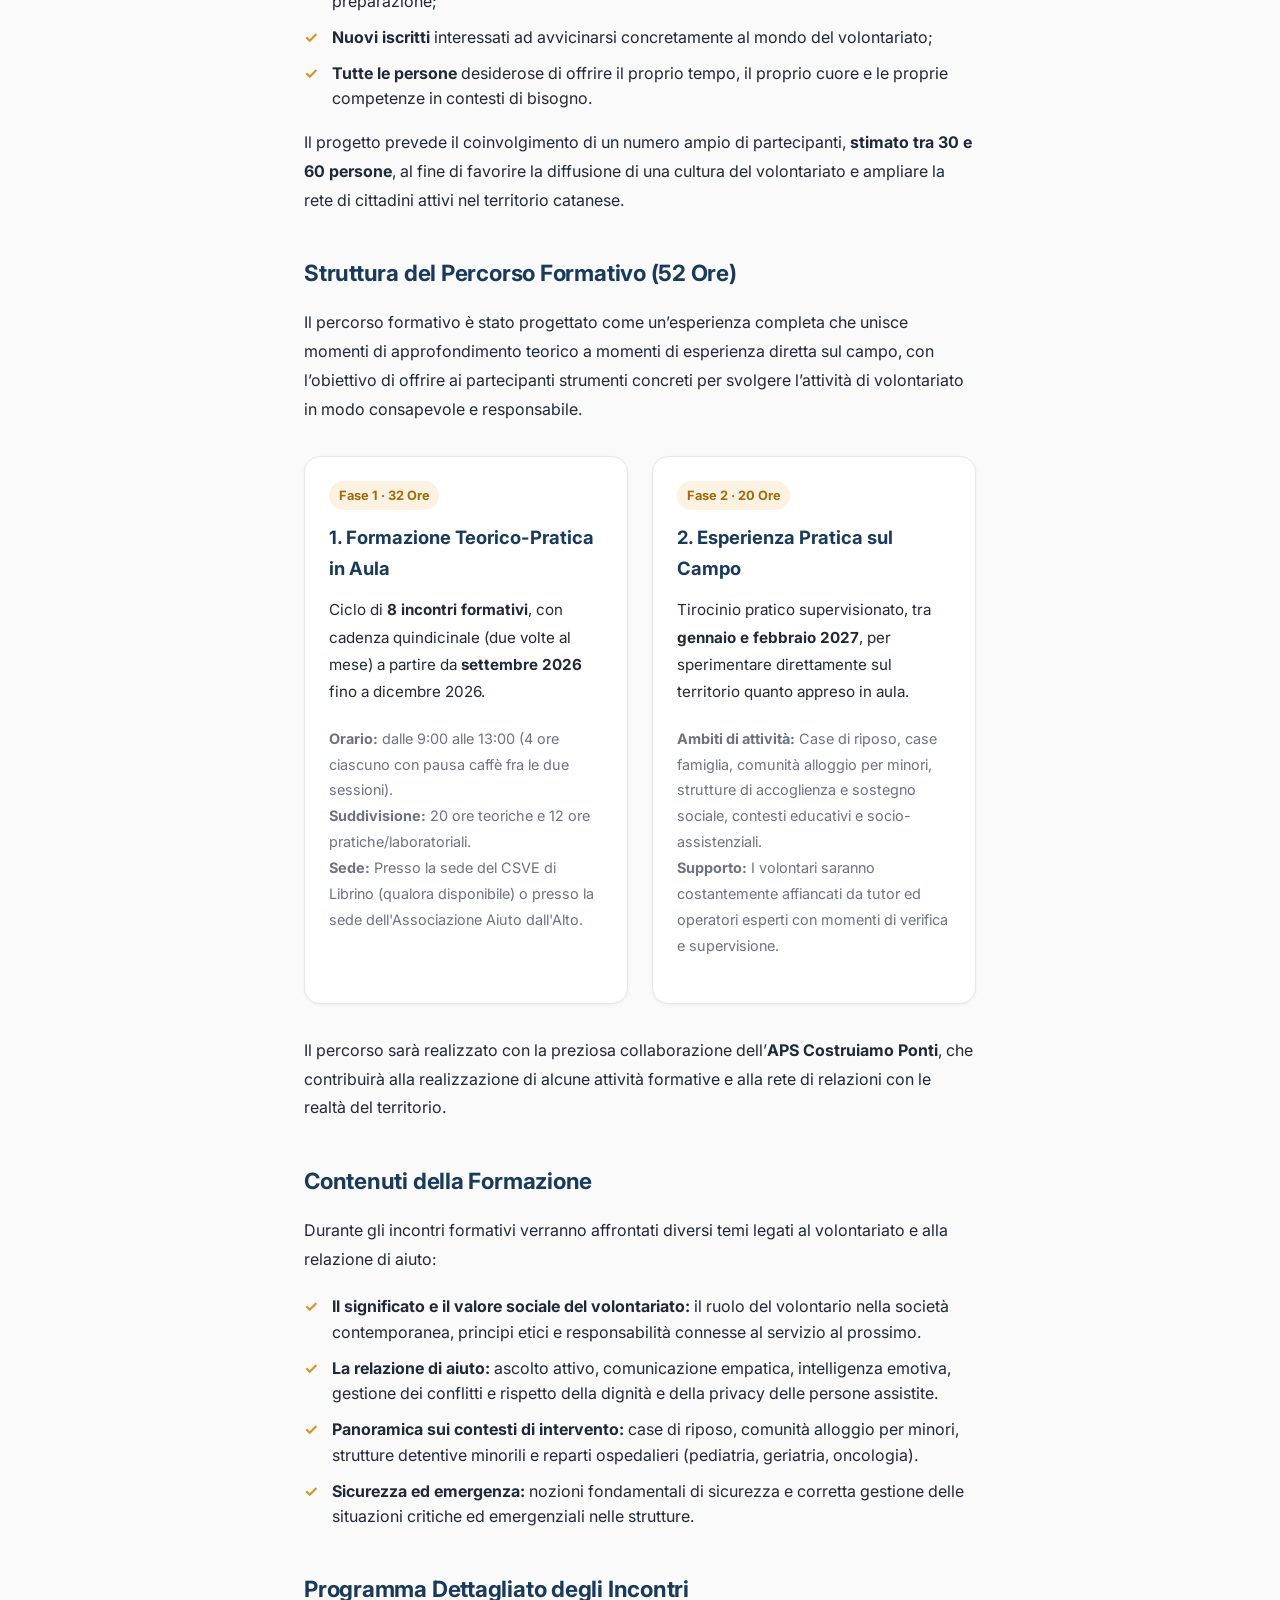
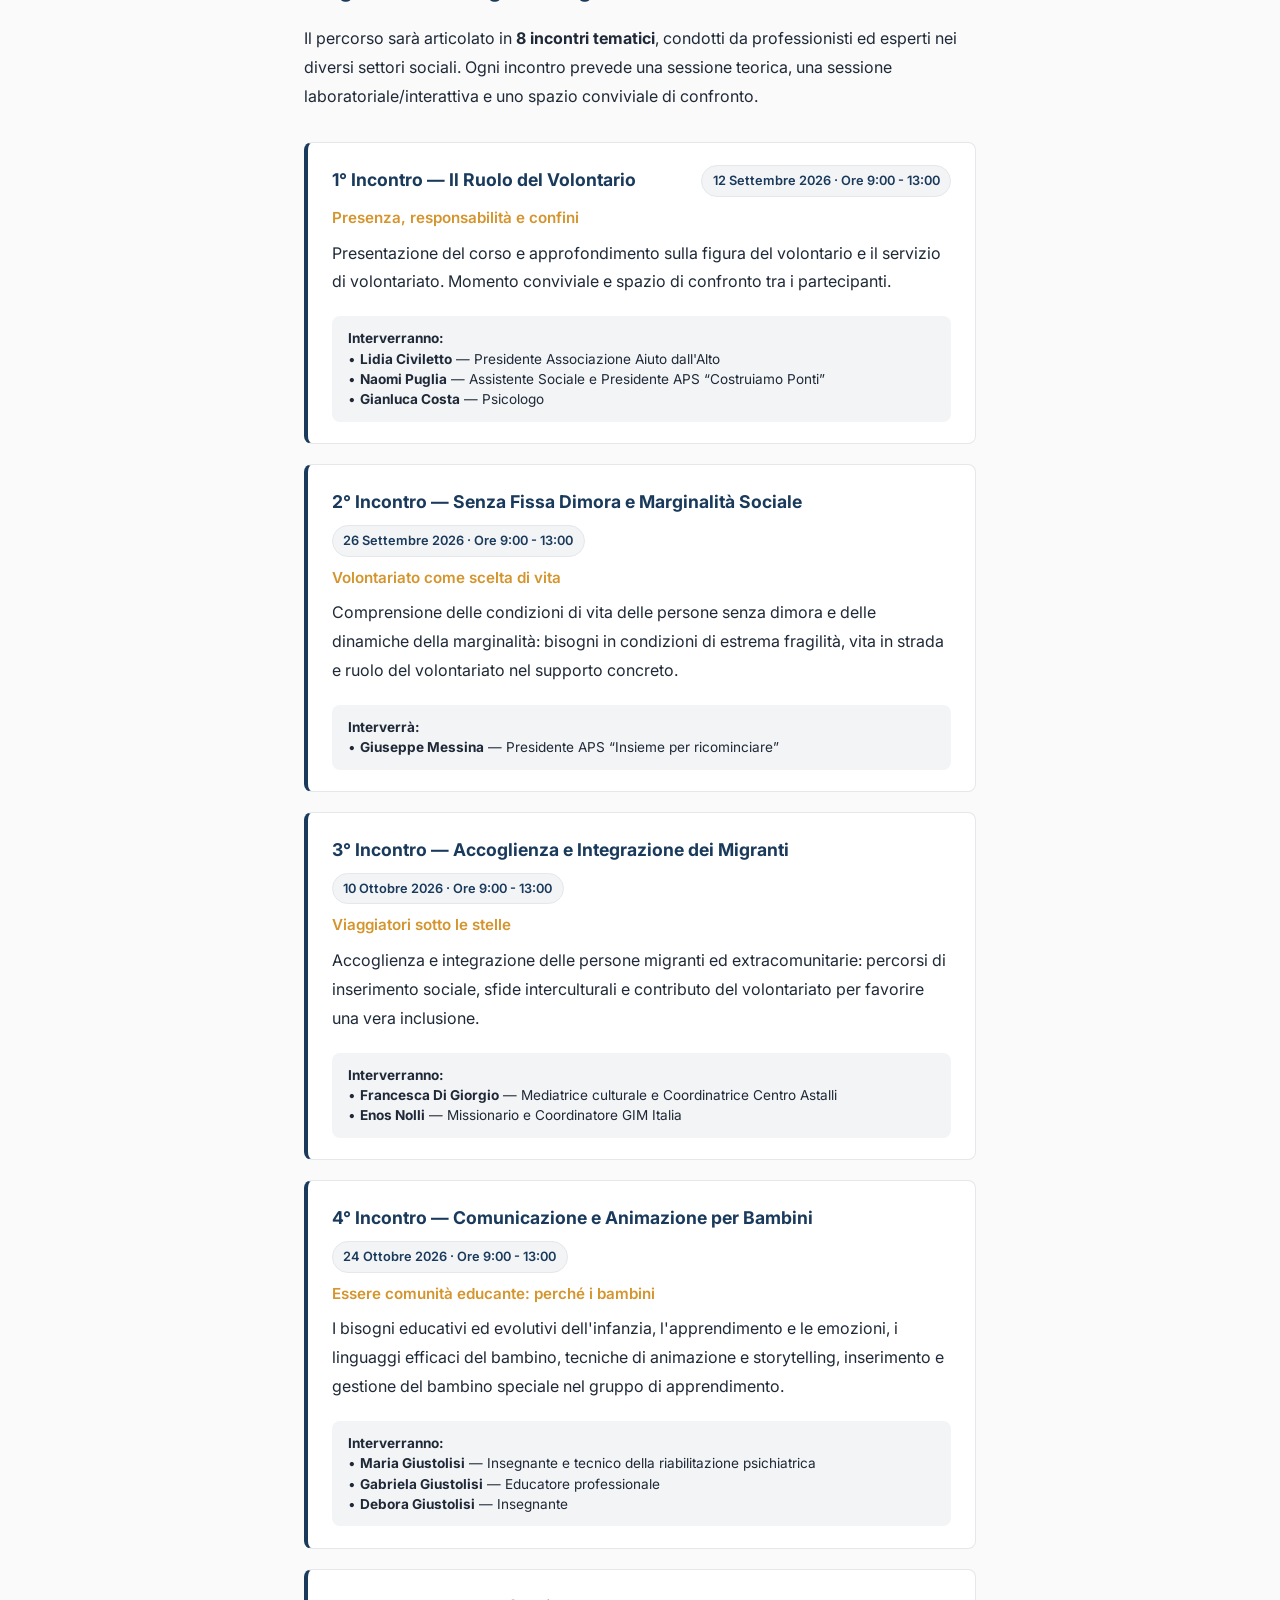
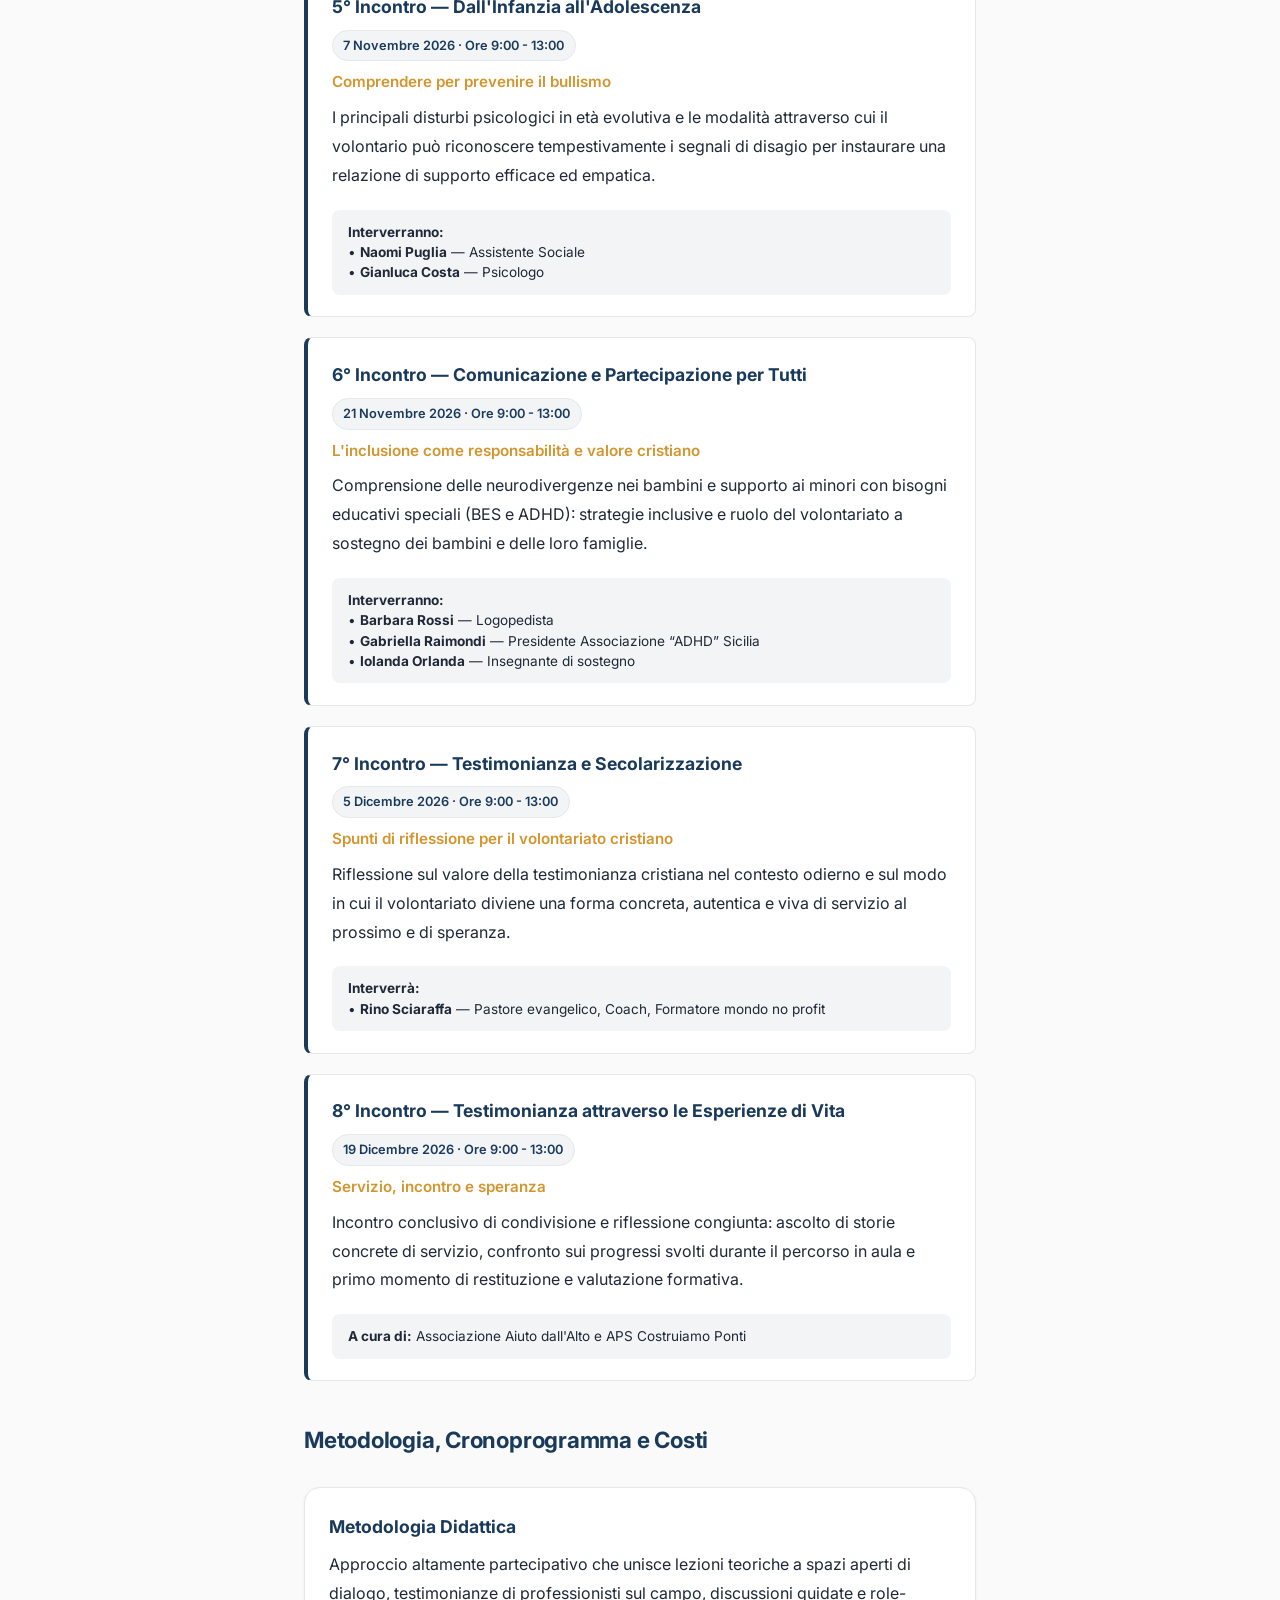
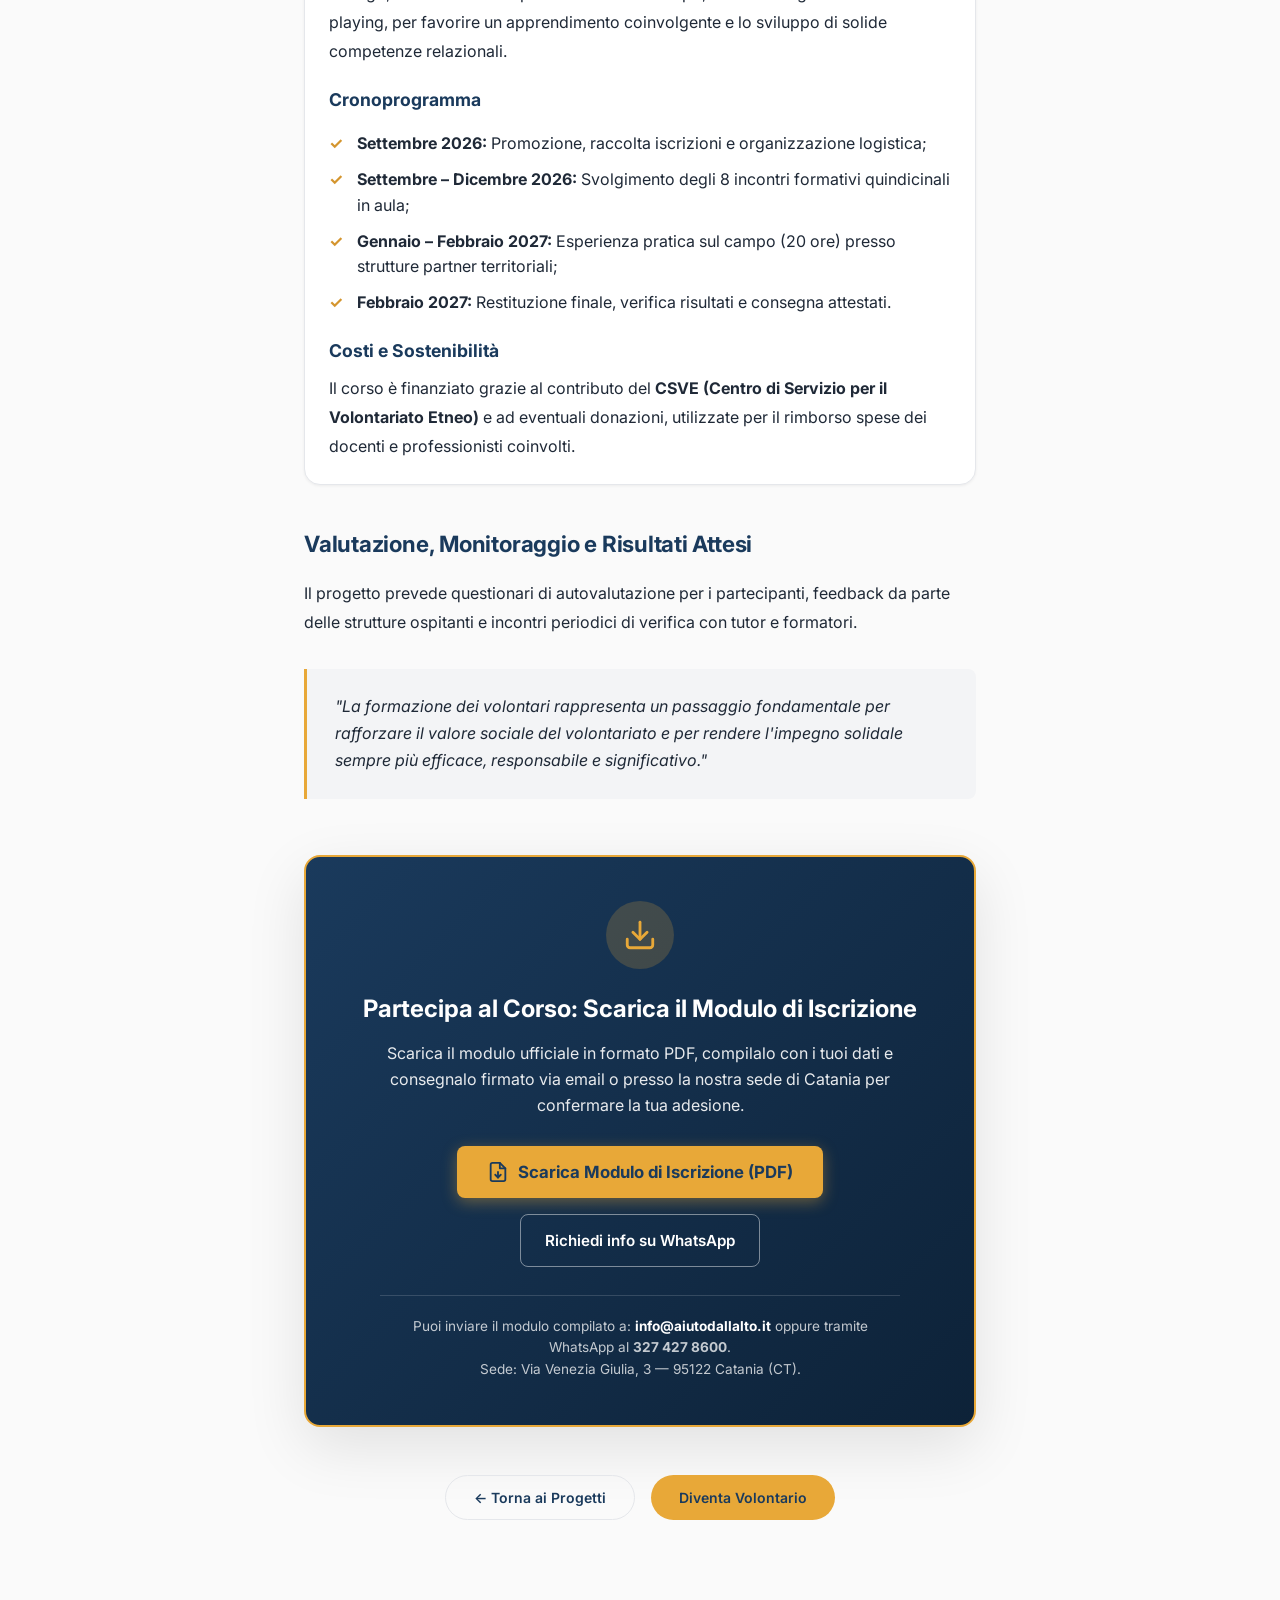
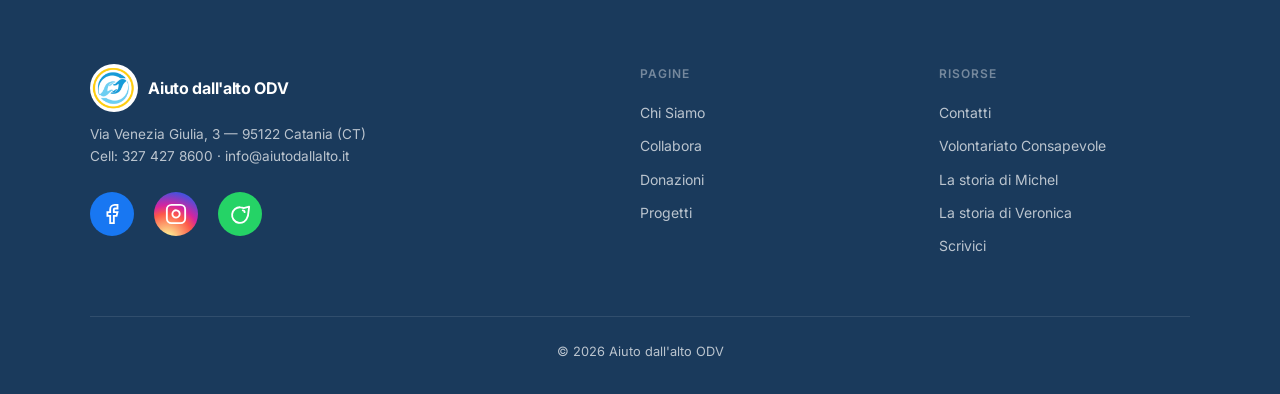
<file: volontariato-consapevole-2026.html>
<!DOCTYPE html>
<html lang="it">
<head>
    <meta charset="UTF-8">
    <meta name="viewport" content="width=device-width, initial-scale=1.0">
    <title>Progetto di Formazione al Volontariato Consapevole 2026 – Aiuto dall'alto ODV</title>
    <meta name="description" content="Corso di formazione al Volontariato Consapevole promosso da Aiuto dall'alto ODV con APS Costruiamo Ponti e CSVE: 52 ore di formazione, 8 incontri tematici ed esperienza sul campo. Scarica il modulo di iscrizione.">
    <link rel="stylesheet" href="assets/css/style.css">
    <style>
        .project-meta-badges {
            display: flex;
            flex-wrap: wrap;
            gap: 0.75rem;
            margin: 1.5rem 0 2rem;
            justify-content: center;
        }
        .project-badge-pill {
            background: rgba(255, 255, 255, 0.15);
            backdrop-filter: blur(8px);
            -webkit-backdrop-filter: blur(8px);
            color: #fff;
            padding: 0.4rem 0.9rem;
            border-radius: var(--radius-full);
            font-size: 0.85rem;
            font-weight: 500;
            border: 1px solid rgba(255, 255, 255, 0.25);
        }
        
        .info-card-box {
            background: var(--c-surface);
            border: 1px solid var(--c-border);
            border-radius: var(--radius-md);
            padding: 1.5rem;
            margin: 1.75rem 0;
            box-shadow: var(--shadow-sm);
        }
        
        .meeting-timeline {
            display: flex;
            flex-direction: column;
            gap: 1.25rem;
            margin: 2rem 0;
        }
        .meeting-item {
            background: var(--c-surface);
            border: 1px solid var(--c-border);
            border-left: 4px solid var(--c-primary);
            border-radius: var(--radius-sm);
            padding: 1.35rem 1.5rem;
            transition: transform var(--transition), box-shadow var(--transition);
        }
        .meeting-item:hover {
            transform: translateX(4px);
            box-shadow: var(--shadow-md);
            border-left-color: var(--c-accent);
        }
        .meeting-header {
            display: flex;
            justify-content: space-between;
            align-items: flex-start;
            flex-wrap: wrap;
            gap: 0.5rem;
            margin-bottom: 0.5rem;
        }
        .meeting-title {
            font-size: 1.1rem;
            font-weight: 700;
            color: var(--c-primary);
        }
        .meeting-date {
            display: inline-block;
            background: var(--c-surface-alt);
            color: var(--c-primary);
            font-size: 0.8rem;
            font-weight: 600;
            padding: 0.25rem 0.65rem;
            border-radius: var(--radius-full);
            border: 1px solid var(--c-border);
        }
        .meeting-subtitle {
            font-size: 0.95rem;
            font-weight: 600;
            color: var(--c-accent-hover);
            margin-bottom: 0.5rem;
        }
        .meeting-speakers {
            background: var(--c-surface-alt);
            padding: 0.75rem 1rem;
            border-radius: var(--radius-sm);
            font-size: 0.85rem;
            color: var(--c-text);
            margin-top: 0.75rem;
            line-height: 1.5;
        }
        
        .course-phases-grid {
            display: grid;
            grid-template-columns: repeat(auto-fit, minmax(280px, 1fr));
            gap: 1.5rem;
            margin: 2rem 0;
        }
        .course-phase-card {
            background: var(--c-surface);
            border: 1px solid var(--c-border);
            border-radius: var(--radius-md);
            padding: 1.5rem;
            box-shadow: var(--shadow-sm);
        }
        .course-phase-card h3 {
            font-size: 1.15rem;
            color: var(--c-primary);
            margin-bottom: 0.75rem;
            display: flex;
            align-items: center;
            gap: 0.5rem;
        }
        .course-phase-card .phase-hours {
            display: inline-block;
            background: rgba(232, 168, 56, 0.15);
            color: #a36808;
            font-weight: 700;
            font-size: 0.8rem;
            padding: 0.2rem 0.6rem;
            border-radius: var(--radius-full);
            margin-bottom: 0.75rem;
        }

        .checklist-ul {
            list-style: none;
            padding-left: 0;
            margin: 1rem 0;
        }
        .checklist-ul li {
            position: relative;
            padding-left: 1.75rem;
            margin-bottom: 0.65rem;
            line-height: 1.6;
        }
        .checklist-ul li::before {
            content: "✓";
            position: absolute;
            left: 0;
            top: 0;
            color: var(--c-accent-hover);
            font-weight: 700;
        }
    </style>
</head>
<body>
    <header class="site-header">
        <div class="header-inner">
            <a href="index.html" class="logo">
                <img src="assets/img/logo.png" alt="Logo">
                <span>Aiuto dall'alto ODV</span>
            </a>
            <button class="menu-toggle" aria-label="Menu">
                <svg xmlns="http://www.w3.org/2000/svg" width="24" height="24" viewBox="0 0 24 24" fill="none" stroke="currentColor" stroke-width="2" stroke-linecap="round" stroke-linejoin="round">
                    <line x1="3" y1="12" x2="21" y2="12"/><line x1="3" y1="6" x2="21" y2="6"/><line x1="3" y1="18" x2="21" y2="18"/>
                </svg>
            </button>
            <ul class="nav-links">
                <li><a href="index.html">Home</a></li>
                <li><a href="chi-siamo.html">Chi Siamo</a></li>
                <li><a href="collabora.html">Collabora</a></li>
                <li><a href="donazioni.html">Donazioni</a></li>
                <li><a href="progetti.html" class="active">Progetti</a></li>
                <li><a href="contatti.html">Contatti</a></li>
            </ul>
        </div>
    </header>

    <main>
        <section class="page-hero" style="background: linear-gradient(rgba(26,18,72,0.85), rgba(26,18,72,0.85)), url('assets/progetti/Volontariato%20Consapevole%202026%20quadrato.jpg'); background-size: cover; background-position: center;">
            <div style="display: inline-block; background: var(--c-accent); color: var(--c-primary); font-weight: 700; font-size: 0.8rem; padding: 0.35rem 0.9rem; border-radius: var(--radius-full); margin-bottom: 1rem; text-transform: uppercase; letter-spacing: 0.05em;">Progetto Formativo 2026</div>
            <h1>Progetto di Formazione al Volontariato Consapevole</h1>
            <p>Promosso dall'Associazione Aiuto dall'Alto in collaborazione con APS “Costruiamo Ponti”</p>
            <p style="font-size: 0.9rem; opacity: 0.9; margin-top: 0.25rem;">Progetto presentato al <strong>CSVE – Centro di Servizio per il Volontariato Etneo</strong></p>

            <div class="project-meta-badges">
                <span class="project-badge-pill">⏱ 52 Ore Complessive</span>
                <span class="project-badge-pill">📅 8 Incontri Tematici</span>
                <span class="project-badge-pill">🤝 20 Ore di Tirocinio sul Campo</span>
                <span class="project-badge-pill">👥 Da 30 a 60 Partecipanti</span>
                <span class="project-badge-pill">📍 Catania (Librino)</span>
            </div>
        </section>

        <article class="article-body">
            <!-- Locandina Progetto -->
            <figure style="text-align: center; margin: 1.5rem 0 2.5rem;">
                <img src="assets/progetti/Volontariato%20Consapevole%202026.jpg" alt="Locandina ufficiale Progetto Formazione Volontariato Consapevole 2026" style="max-width: 100%; max-height: 800px; width: auto; height: auto; border-radius: var(--radius-md); box-shadow: var(--shadow-lg); margin: 0 auto; display: inline-block;">
                <figcaption style="font-size: 0.85rem; color: var(--c-text-muted); margin-top: 0.75rem;">
                    Locandina ufficiale del Corso di Formazione al Volontariato Consapevole 2026
                </figcaption>
            </figure>

            <!-- Introduzione -->
            <h2>Introduzione</h2>
            <p>L’Associazione Aiuto dall’Alto opera da anni nel territorio con attività di sostegno e accompagnamento rivolte alle persone che vivono condizioni di fragilità sociale. Attraverso iniziative di solidarietà, accoglienza e supporto, l’associazione promuove una cultura della prossimità e dell’attenzione verso le fasce più vulnerabili della popolazione.</p>
            <p>Il presente progetto nasce dalla volontà di rafforzare e qualificare l’impegno dei volontari attraverso un percorso formativo strutturato, che consenta ai partecipanti di acquisire competenze relazionali, sociali ed etiche utili per operare in modo responsabile nei diversi contesti di intervento del volontariato.</p>
            <p>L’obiettivo è quello di promuovere un volontariato consapevole e preparato, capace non solo di offrire aiuto concreto, ma anche di costruire relazioni significative con le persone in difficoltà, nel rispetto della dignità, dei bisogni e delle storie individuali.</p>

            <!-- Analisi del contesto -->
            <h2>Analisi del Contesto e Bisogni Formativi</h2>
            <p>Nel territorio si registrano diverse situazioni di vulnerabilità sociale che richiedono interventi di supporto e accompagnamento. Tra queste emergono in particolare:</p>
            <ul class="checklist-ul">
                <li>Le condizioni di marginalità legate alla povertà e all'esclusione sociale</li>
                <li>La presenza di persone senza dimora e senza fissa dimora</li>
                <li>Le difficoltà di accoglienza e integrazione di cittadini stranieri e migranti</li>
                <li>Le fragilità educative e familiari</li>
                <li>L’aumento delle problematiche psicologiche e relazionali che coinvolgono adulti e minori</li>
            </ul>
            <p>In questo scenario il volontariato rappresenta una risorsa fondamentale per rafforzare la rete di solidarietà e di sostegno alle persone più fragili. Tuttavia, per svolgere questa attività in modo efficace è necessario che i volontari possano disporre di strumenti adeguati, sia sul piano delle conoscenze sia sul piano delle competenze relazionali.</p>
            <p>Il progetto intende quindi rispondere a questo bisogno offrendo un percorso formativo che permetta ai partecipanti di comprendere meglio i contesti di intervento sociale e di sviluppare modalità di relazione rispettose, empatiche e consapevoli.</p>

            <!-- Obiettivi del progetto -->
            <h2>Obiettivi del Progetto</h2>
            <p>Il progetto ha come obiettivo generale quello di promuovere la formazione di volontari consapevoli e preparati, in grado di operare nei contesti di fragilità sociale con responsabilità, sensibilità e competenza.</p>
            <div class="info-card-box">
                <p style="font-weight: 600; color: var(--c-primary); margin-bottom: 0.5rem;">Attraverso il percorso formativo si intende in particolare:</p>
                <ul class="checklist-ul">
                    <li>Offrire ai partecipanti una conoscenza di base delle principali realtà di vulnerabilità presenti nel territorio;</li>
                    <li>Sviluppare competenze relazionali utili nella relazione di aiuto e nell'ascolto empatico;</li>
                    <li>Sensibilizzare ai valori etici e sociali del volontariato e della solidarietà attiva;</li>
                    <li>Promuovere una cultura della partecipazione civica e dell'inclusione;</li>
                    <li>Rafforzare la rete di volontari che operano nelle attività dell’associazione e nelle strutture del territorio.</li>
                </ul>
            </div>

            <!-- Destinatari -->
            <h2>Destinatari</h2>
            <p>Il corso è aperto e rivolto a:</p>
            <ul class="checklist-ul">
                <li><strong>Soci dell’Associazione Aiuto dall’Alto</strong> che desiderano approfondire la loro preparazione;</li>
                <li><strong>Nuovi iscritti</strong> interessati ad avvicinarsi concretamente al mondo del volontariato;</li>
                <li><strong>Tutte le persone</strong> desiderose di offrire il proprio tempo, il proprio cuore e le proprie competenze in contesti di bisogno.</li>
            </ul>
            <p>Il progetto prevede il coinvolgimento di un numero ampio di partecipanti, <strong>stimato tra 30 e 60 persone</strong>, al fine di favorire la diffusione di una cultura del volontariato e ampliare la rete di cittadini attivi nel territorio catanese.</p>

            <!-- Struttura del percorso formativo -->
            <h2>Struttura del Percorso Formativo (52 Ore)</h2>
            <p>Il percorso formativo è stato progettato come un’esperienza completa che unisce momenti di approfondimento teorico a momenti di esperienza diretta sul campo, con l’obiettivo di offrire ai partecipanti strumenti concreti per svolgere l’attività di volontariato in modo consapevole e responsabile.</p>

            <div class="course-phases-grid">
                <div class="course-phase-card">
                    <span class="phase-hours">Fase 1 · 32 Ore</span>
                    <h3>1. Formazione Teorico-Pratica in Aula</h3>
                    <p style="font-size: 0.95rem; color: var(--c-text);">Ciclo di <strong>8 incontri formativi</strong>, con cadenza quindicinale (due volte al mese) a partire da <strong>settembre 2026</strong> fino a dicembre 2026.</p>
                    <p style="font-size: 0.9rem; color: var(--c-text-muted);">
                        <strong>Orario:</strong> dalle 9:00 alle 13:00 (4 ore ciascuno con pausa caffè fra le due sessioni).<br>
                        <strong>Suddivisione:</strong> 20 ore teoriche e 12 ore pratiche/laboratoriali.<br>
                        <strong>Sede:</strong> Presso la sede del CSVE di Librino (qualora disponibile) o presso la sede dell'Associazione Aiuto dall'Alto.
                    </p>
                </div>
                
                <div class="course-phase-card">
                    <span class="phase-hours">Fase 2 · 20 Ore</span>
                    <h3>2. Esperienza Pratica sul Campo</h3>
                    <p style="font-size: 0.95rem; color: var(--c-text);">Tirocinio pratico supervisionato, tra <strong>gennaio e febbraio 2027</strong>, per sperimentare direttamente sul territorio quanto appreso in aula.</p>
                    <p style="font-size: 0.9rem; color: var(--c-text-muted);">
                        <strong>Ambiti di attività:</strong> Case di riposo, case famiglia, comunità alloggio per minori, strutture di accoglienza e sostegno sociale, contesti educativi e socio-assistenziali.<br>
                        <strong>Supporto:</strong> I volontari saranno costantemente affiancati da tutor ed operatori esperti con momenti di verifica e supervisione.
                    </p>
                </div>
            </div>

            <p>Il percorso sarà realizzato con la preziosa collaborazione dell’<strong>APS Costruiamo Ponti</strong>, che contribuirà alla realizzazione di alcune attività formative e alla rete di relazioni con le realtà del territorio.</p>

            <!-- Contenuti della formazione -->
            <h2>Contenuti della Formazione</h2>
            <p>Durante gli incontri formativi verranno affrontati diversi temi legati al volontariato e alla relazione di aiuto:</p>
            <ul class="checklist-ul">
                <li><strong>Il significato e il valore sociale del volontariato:</strong> il ruolo del volontario nella società contemporanea, principi etici e responsabilità connesse al servizio al prossimo.</li>
                <li><strong>La relazione di aiuto:</strong> ascolto attivo, comunicazione empatica, intelligenza emotiva, gestione dei conflitti e rispetto della dignità e della privacy delle persone assistite.</li>
                <li><strong>Panoramica sui contesti di intervento:</strong> case di riposo, comunità alloggio per minori, strutture detentive minorili e reparti ospedalieri (pediatria, geriatria, oncologia).</li>
                <li><strong>Sicurezza ed emergenza:</strong> nozioni fondamentali di sicurezza e corretta gestione delle situazioni critiche ed emergenziali nelle strutture.</li>
            </ul>

            <!-- Programma degli incontri -->
            <h2>Programma Dettagliato degli Incontri</h2>
            <p>Il percorso sarà articolato in <strong>8 incontri tematici</strong>, condotti da professionisti ed esperti nei diversi settori sociali. Ogni incontro prevede una sessione teorica, una sessione laboratoriale/interattiva e uno spazio conviviale di confronto.</p>

            <div class="meeting-timeline">
                <!-- Incontro 1 -->
                <div class="meeting-item">
                    <div class="meeting-header">
                        <div class="meeting-title">1° Incontro — Il Ruolo del Volontario</div>
                        <span class="meeting-date">12 Settembre 2026 · Ore 9:00 - 13:00</span>
                    </div>
                    <div class="meeting-subtitle">Presenza, responsabilità e confini</div>
                    <p>Presentazione del corso e approfondimento sulla figura del volontario e il servizio di volontariato. Momento conviviale e spazio di confronto tra i partecipanti.</p>
                    <div class="meeting-speakers">
                        <strong>Interverranno:</strong><br>
                        • <strong>Lidia Civiletto</strong> — Presidente Associazione Aiuto dall'Alto<br>
                        • <strong>Naomi Puglia</strong> — Assistente Sociale e Presidente APS “Costruiamo Ponti”<br>
                        • <strong>Gianluca Costa</strong> — Psicologo
                    </div>
                </div>

                <!-- Incontro 2 -->
                <div class="meeting-item">
                    <div class="meeting-header">
                        <div class="meeting-title">2° Incontro — Senza Fissa Dimora e Marginalità Sociale</div>
                        <span class="meeting-date">26 Settembre 2026 · Ore 9:00 - 13:00</span>
                    </div>
                    <div class="meeting-subtitle">Volontariato come scelta di vita</div>
                    <p>Comprensione delle condizioni di vita delle persone senza dimora e delle dinamiche della marginalità: bisogni in condizioni di estrema fragilità, vita in strada e ruolo del volontariato nel supporto concreto.</p>
                    <div class="meeting-speakers">
                        <strong>Interverrà:</strong><br>
                        • <strong>Giuseppe Messina</strong> — Presidente APS “Insieme per ricominciare”
                    </div>
                </div>

                <!-- Incontro 3 -->
                <div class="meeting-item">
                    <div class="meeting-header">
                        <div class="meeting-title">3° Incontro — Accoglienza e Integrazione dei Migranti</div>
                        <span class="meeting-date">10 Ottobre 2026 · Ore 9:00 - 13:00</span>
                    </div>
                    <div class="meeting-subtitle">Viaggiatori sotto le stelle</div>
                    <p>Accoglienza e integrazione delle persone migranti ed extracomunitarie: percorsi di inserimento sociale, sfide interculturali e contributo del volontariato per favorire una vera inclusione.</p>
                    <div class="meeting-speakers">
                        <strong>Interverranno:</strong><br>
                        • <strong>Francesca Di Giorgio</strong> — Mediatrice culturale e Coordinatrice Centro Astalli<br>
                        • <strong>Enos Nolli</strong> — Missionario e Coordinatore GIM Italia
                    </div>
                </div>

                <!-- Incontro 4 -->
                <div class="meeting-item">
                    <div class="meeting-header">
                        <div class="meeting-title">4° Incontro — Comunicazione e Animazione per Bambini</div>
                        <span class="meeting-date">24 Ottobre 2026 · Ore 9:00 - 13:00</span>
                    </div>
                    <div class="meeting-subtitle">Essere comunità educante: perché i bambini</div>
                    <p>I bisogni educativi ed evolutivi dell'infanzia, l'apprendimento e le emozioni, i linguaggi efficaci del bambino, tecniche di animazione e storytelling, inserimento e gestione del bambino speciale nel gruppo di apprendimento.</p>
                    <div class="meeting-speakers">
                        <strong>Interverranno:</strong><br>
                        • <strong>Maria Giustolisi</strong> — Insegnante e tecnico della riabilitazione psichiatrica<br>
                        • <strong>Gabriela Giustolisi</strong> — Educatore professionale<br>
                        • <strong>Debora Giustolisi</strong> — Insegnante
                    </div>
                </div>

                <!-- Incontro 5 -->
                <div class="meeting-item">
                    <div class="meeting-header">
                        <div class="meeting-title">5° Incontro — Dall'Infanzia all'Adolescenza</div>
                        <span class="meeting-date">7 Novembre 2026 · Ore 9:00 - 13:00</span>
                    </div>
                    <div class="meeting-subtitle">Comprendere per prevenire il bullismo</div>
                    <p>I principali disturbi psicologici in età evolutiva e le modalità attraverso cui il volontario può riconoscere tempestivamente i segnali di disagio per instaurare una relazione di supporto efficace ed empatica.</p>
                    <div class="meeting-speakers">
                        <strong>Interverranno:</strong><br>
                        • <strong>Naomi Puglia</strong> — Assistente Sociale<br>
                        • <strong>Gianluca Costa</strong> — Psicologo
                    </div>
                </div>

                <!-- Incontro 6 -->
                <div class="meeting-item">
                    <div class="meeting-header">
                        <div class="meeting-title">6° Incontro — Comunicazione e Partecipazione per Tutti</div>
                        <span class="meeting-date">21 Novembre 2026 · Ore 9:00 - 13:00</span>
                    </div>
                    <div class="meeting-subtitle">L'inclusione come responsabilità e valore cristiano</div>
                    <p>Comprensione delle neurodivergenze nei bambini e supporto ai minori con bisogni educativi speciali (BES e ADHD): strategie inclusive e ruolo del volontariato a sostegno dei bambini e delle loro famiglie.</p>
                    <div class="meeting-speakers">
                        <strong>Interverranno:</strong><br>
                        • <strong>Barbara Rossi</strong> — Logopedista<br>
                        • <strong>Gabriella Raimondi</strong> — Presidente Associazione “ADHD” Sicilia<br>
                        • <strong>Iolanda Orlanda</strong> — Insegnante di sostegno
                    </div>
                </div>

                <!-- Incontro 7 -->
                <div class="meeting-item">
                    <div class="meeting-header">
                        <div class="meeting-title">7° Incontro — Testimonianza e Secolarizzazione</div>
                        <span class="meeting-date">5 Dicembre 2026 · Ore 9:00 - 13:00</span>
                    </div>
                    <div class="meeting-subtitle">Spunti di riflessione per il volontariato cristiano</div>
                    <p>Riflessione sul valore della testimonianza cristiana nel contesto odierno e sul modo in cui il volontariato diviene una forma concreta, autentica e viva di servizio al prossimo e di speranza.</p>
                    <div class="meeting-speakers">
                        <strong>Interverrà:</strong><br>
                        • <strong>Rino Sciaraffa</strong> — Pastore evangelico, Coach, Formatore mondo no profit
                    </div>
                </div>

                <!-- Incontro 8 -->
                <div class="meeting-item">
                    <div class="meeting-header">
                        <div class="meeting-title">8° Incontro — Testimonianza attraverso le Esperienze di Vita</div>
                        <span class="meeting-date">19 Dicembre 2026 · Ore 9:00 - 13:00</span>
                    </div>
                    <div class="meeting-subtitle">Servizio, incontro e speranza</div>
                    <p>Incontro conclusivo di condivisione e riflessione congiunta: ascolto di storie concrete di servizio, confronto sui progressi svolti durante il percorso in aula e primo momento di restituzione e valutazione formativa.</p>
                    <div class="meeting-speakers">
                        <strong>A cura di:</strong> Associazione Aiuto dall'Alto e APS Costruiamo Ponti
                    </div>
                </div>
            </div>

            <!-- Metodologia e Cronoprogramma -->
            <h2>Metodologia, Cronoprogramma e Costi</h2>
            <div class="info-card-box">
                <h3 style="color: var(--c-primary); font-size: 1.1rem; margin-bottom: 0.5rem;">Metodologia Didattica</h3>
                <p>Approccio altamente partecipativo che unisce lezioni teoriche a spazi aperti di dialogo, testimonianze di professionisti sul campo, discussioni guidate e role-playing, per favorire un apprendimento coinvolgente e lo sviluppo di solide competenze relazionali.</p>
                
                <h3 style="color: var(--c-primary); font-size: 1.1rem; margin-top: 1.25rem; margin-bottom: 0.5rem;">Cronoprogramma</h3>
                <ul class="checklist-ul">
                    <li><strong>Settembre 2026:</strong> Promozione, raccolta iscrizioni e organizzazione logistica;</li>
                    <li><strong>Settembre – Dicembre 2026:</strong> Svolgimento degli 8 incontri formativi quindicinali in aula;</li>
                    <li><strong>Gennaio – Febbraio 2027:</strong> Esperienza pratica sul campo (20 ore) presso strutture partner territoriali;</li>
                    <li><strong>Febbraio 2027:</strong> Restituzione finale, verifica risultati e consegna attestati.</li>
                </ul>

                <h3 style="color: var(--c-primary); font-size: 1.1rem; margin-top: 1.25rem; margin-bottom: 0.5rem;">Costi e Sostenibilità</h3>
                <p style="margin-bottom: 0;">Il corso è finanziato grazie al contributo del <strong>CSVE (Centro di Servizio per il Volontariato Etneo)</strong> e ad eventuali donazioni, utilizzate per il rimborso spese dei docenti e professionisti coinvolti.</p>
            </div>

            <!-- Valutazione e Risultati attesi -->
            <h2>Valutazione, Monitoraggio e Risultati Attesi</h2>
            <p>Il progetto prevede questionari di autovalutazione per i partecipanti, feedback da parte delle strutture ospitanti e incontri periodici di verifica con tutor e formatori.</p>
            <div class="pullquote">
                "La formazione dei volontari rappresenta un passaggio fondamentale per rafforzare il valore sociale del volontariato e per rendere l'impegno solidale sempre più efficace, responsabile e significativo."
            </div>

            <!-- BOX DOWNLOAD MODULO ISCRIZIONE -->
            <div class="download-cta-box" style="background: linear-gradient(135deg, #1a3a5c 0%, #0d2238 100%); border-radius: var(--radius-md); padding: 2.75rem 2rem; color: #fff; margin: 3.5rem 0 2rem; box-shadow: var(--shadow-xl); border: 2px solid var(--c-accent); text-align: center;">
                <div style="display: inline-flex; align-items: center; justify-content: center; width: 68px; height: 68px; background: rgba(232,168,56,0.2); border-radius: 50%; margin-bottom: 1.25rem; color: var(--c-accent);">
                    <svg xmlns="http://www.w3.org/2000/svg" width="34" height="34" viewBox="0 0 24 24" fill="none" stroke="currentColor" stroke-width="2" stroke-linecap="round" stroke-linejoin="round">
                        <path d="M21 15v4a2 2 0 0 1-2 2H5a2 2 0 0 1-2-2v-4"/>
                        <polyline points="7 10 12 15 17 10"/>
                        <line x1="12" y1="15" x2="12" y2="3"/>
                    </svg>
                </div>
                
                <h3 style="font-size: 1.5rem; color: #ffffff; margin-bottom: 0.75rem; font-weight: 700;">Partecipa al Corso: Scarica il Modulo di Iscrizione</h3>
                <p style="color: rgba(255,255,255,0.9); max-width: 580px; margin: 0 auto 1.75rem; font-size: 1rem; line-height: 1.6;">
                    Scarica il modulo ufficiale in formato PDF, compilalo con i tuoi dati e consegnalo firmato via email o presso la nostra sede di Catania per confermare la tua adesione.
                </p>
                
                <div style="display: flex; gap: 1rem; justify-content: center; flex-wrap: wrap; margin-bottom: 1.75rem;">
                    <a href="assets/progetti/Modulo_iscrizione_Volontariato_Consapevole_1.pdf" download="Modulo_iscrizione_Volontariato_Consapevole.pdf" class="btn" style="background: var(--c-accent); color: var(--c-primary); font-weight: 700; padding: 0.9rem 1.85rem; font-size: 1.05rem; border-radius: var(--radius-sm); border: none; display: inline-flex; align-items: center; gap: 0.6rem; box-shadow: 0 4px 15px rgba(232,168,56,0.4);">
                        <svg xmlns="http://www.w3.org/2000/svg" width="22" height="22" viewBox="0 0 24 24" fill="none" stroke="currentColor" stroke-width="2" stroke-linecap="round" stroke-linejoin="round">
                            <path d="M14 2H6a2 2 0 0 0-2 2v16a2 2 0 0 0 2 2h12a2 2 0 0 0 2-2V8z"/>
                            <polyline points="14 2 14 8 20 8"/>
                            <line x1="12" y1="18" x2="12" y2="12"/>
                            <polyline points="9 15 12 18 15 15"/>
                        </svg>
                        Scarica Modulo di Iscrizione (PDF)
                    </a>
                    
                    <a href="https://wa.me/393274278600?text=Buongiorno%2C+vorrei+maggiori+informazioni+sull%27iscrizione+al+Corso+di+Volontariato+Consapevole+2026" class="btn btn-outline" style="color: #fff; border-color: rgba(255,255,255,0.45); padding: 0.9rem 1.5rem; font-size: 0.95rem; border-radius: var(--radius-sm);" target="_blank" rel="noopener">
                        Richiedi info su WhatsApp
                    </a>
                </div>
                
                <div style="font-size: 0.85rem; color: rgba(255,255,255,0.75); border-top: 1px solid rgba(255,255,255,0.15); padding-top: 1.25rem; max-width: 520px; margin: 0 auto; line-height: 1.6;">
                    Puoi inviare il modulo compilato a: <strong style="color: #fff;">info@aiutodallalto.it</strong> oppure tramite WhatsApp al <strong>327 427 8600</strong>.<br>
                    Sede: Via Venezia Giulia, 3 — 95122 Catania (CT).
                </div>
            </div>

            <!-- Pulsanti navigazione -->
            <div style="text-align: center; margin-top: 3rem; display: flex; gap: 1rem; justify-content: center; flex-wrap: wrap;">
                <a href="progetti.html" class="btn btn-outline" style="color: var(--c-primary); border-color: var(--c-border);">← Torna ai Progetti</a>
                <a href="collabora.html" class="btn btn-primary">Diventa Volontario</a>
            </div>
        </article>
    </main>

    <footer class="site-footer">
        <div class="footer-grid">
            <div class="footer-brand">
                <div class="logo">
                    <img src="assets/img/logo.png" alt="Logo">
                    <span style="color: #fff; font-weight: 700;">Aiuto dall'alto ODV</span>
                </div>
                <p>Via Venezia Giulia, 3 — 95122 Catania (CT)<br>Cell: 327 427 8600 · info@aiutodallalto.it</p>
                <div class="social-row">
                    <a href="https://www.facebook.com/Ass.Aiuto" class="facebook" aria-label="Facebook"><svg xmlns="http://www.w3.org/2000/svg" width="16" height="16" viewBox="0 0 24 24" fill="none" stroke="currentColor" stroke-width="2"><path d="M18 2h-3a5 5 0 0 0-5 5v3H7v4h3v8h4v-8h3l1-4h-4V7a1 1 0 0 1 1-1h3z"/></svg></a>
                    <a href="https://instagram.com/aiuto_dallalto" class="instagram" aria-label="Instagram"><svg xmlns="http://www.w3.org/2000/svg" width="16" height="16" viewBox="0 0 24 24" fill="none" stroke="currentColor" stroke-width="2"><rect x="2" y="2" width="20" height="20" rx="5" ry="5"/><path d="M16 11.37A4 4 0 1 1 12.63 8 4 4 0 0 1 16 11.37z"/><line x1="17.5" y1="6.5" x2="17.51" y2="6.5"/></svg></a>
                    <a href="https://wa.me/393274278600" class="whatsapp" aria-label="WhatsApp"><svg xmlns="http://www.w3.org/2000/svg" width="16" height="16" viewBox="0 0 24 24" fill="none" stroke="currentColor" stroke-width="2" stroke-linecap="round" stroke-linejoin="round"><path d="M21 11.5a8.38 8.38 0 0 1-.9 3.8 8.5 8.5 0 1 1-7.6-10.6 8.38 8.38 0 0 1 3.5.9L22 4Z"/><path d="M17 10a2 2 0 0 0-2-2"/></svg></a>
                </div>
            </div>
            <div class="footer-col">
                <h4>Pagine</h4>
                <a href="chi-siamo.html">Chi Siamo</a>
                <a href="collabora.html">Collabora</a>
                <a href="donazioni.html">Donazioni</a>
                <a href="progetti.html">Progetti</a>
            </div>
            <div class="footer-col">
                <h4>Risorse</h4>
                <a href="contatti.html">Contatti</a>
                <a href="volontariato-consapevole-2026.html">Volontariato Consapevole</a>
                <a href="storia-michel.html">La storia di Michel</a>
                <a href="storia-veronica.html">La storia di Veronica</a>
                <a href="mailto:info@aiutodallalto.it">Scrivici</a>
            </div>
        </div>
        <div class="footer-bottom">© 2026 Aiuto dall'alto ODV</div>
    </footer>

    <!-- WhatsApp Share FAB -->
    <a href="#" class="wa-fab wa-fab-share" target="_blank" rel="noopener" aria-label="Condividi su WhatsApp">
        <span class="wa-fab-label">Condividi</span>
        <span class="wa-fab-icon">
            <svg viewBox="0 0 24 24" xmlns="http://www.w3.org/2000/svg"><path d="M17.472 14.382c-.297-.149-1.758-.867-2.03-.967-.273-.099-.471-.148-.67.15-.197.297-.767.966-.94 1.164-.173.199-.347.223-.644.075-.297-.15-1.255-.463-2.39-1.475-.883-.788-1.48-1.761-1.653-2.059-.173-.297-.018-.458.13-.606.134-.133.298-.347.446-.52.149-.174.198-.298.298-.497.099-.198.05-.371-.025-.52-.075-.149-.669-1.612-.916-2.207-.242-.579-.487-.5-.669-.51-.173-.008-.371-.01-.57-.01-.198 0-.52.074-.792.372-.272.297-1.04 1.016-1.04 2.479 0 1.462 1.065 2.875 1.213 3.074.149.198 2.096 3.2 5.077 4.487.709.306 1.262.489 1.694.625.712.227 1.36.195 1.871.118.571-.085 1.758-.719 2.006-1.413.248-.694.248-1.289.173-1.413-.074-.124-.272-.198-.57-.347m-5.421 7.403h-.004a9.87 9.87 0 01-5.031-1.378l-.361-.214-3.741.982.998-3.648-.235-.374a9.86 9.86 0 01-1.51-5.26c.001-5.45 4.436-9.884 9.888-9.884 2.64 0 5.122 1.03 6.988 2.898a9.825 9.825 0 012.893 6.994c-.003 5.45-4.437 9.884-9.885 9.884m8.413-18.297A11.815 11.815 0 0012.05 0C5.495 0 .16 5.335.157 11.892c0 2.096.547 4.142 1.588 5.945L.057 24l6.305-1.654a11.882 11.882 0 005.683 1.448h.005c6.554 0 11.89-5.335 11.893-11.893a11.821 11.821 0 00-3.48-8.413z"/></svg>
        </span>
    </a>

    <script src="assets/js/main.js"></script>
</body>
</html>
</file>
<file: assets/css/style.css>
@import url('https://fonts.googleapis.com/css2?family=Inter:wght@300;400;500;600;700&display=swap');

/* ═══════════════════════════════════════════
   DESIGN TOKENS
   ═══════════════════════════════════════════ */
:root {
    --c-primary: #1a3a5c;
    --c-primary-light: #2d5a8e;
    --c-accent: #e8a838;
    --c-accent-hover: #d4952e;
    --c-bg: #fafafa;
    --c-surface: #ffffff;
    --c-surface-alt: #f3f4f6;
    --c-text: #1f2937;
    --c-text-muted: #6b7280;
    --c-text-light: #9ca3af;
    --c-border: #e5e7eb;
    --c-white: #ffffff;
    --radius-sm: 8px;
    --radius-md: 16px;
    --radius-lg: 24px;
    --radius-full: 9999px;
    --shadow-sm: 0 1px 3px rgba(0,0,0,0.06);
    --shadow-md: 0 4px 20px rgba(0,0,0,0.06);
    --shadow-lg: 0 12px 40px rgba(0,0,0,0.08);
    --shadow-xl: 0 20px 60px rgba(0,0,0,0.1);
    --transition: 0.25s cubic-bezier(0.4, 0, 0.2, 1);
    --max-w: 1100px;
    --max-w-narrow: 720px;
}

/* ═══════════════════════════════════════════
   RESET & BASE
   ═══════════════════════════════════════════ */
*, *::before, *::after { margin: 0; padding: 0; box-sizing: border-box; }

html { scroll-behavior: smooth; -webkit-text-size-adjust: 100%; }

body {
    font-family: 'Inter', -apple-system, BlinkMacSystemFont, sans-serif;
    font-size: 16px;
    line-height: 1.7;
    color: var(--c-text);
    background: var(--c-bg);
    overflow-x: hidden;
    -webkit-font-smoothing: antialiased;
}

img { max-width: 100%; height: auto; display: block; }
a { color: inherit; text-decoration: none; }

/* ═══════════════════════════════════════════
   HEADER
   ═══════════════════════════════════════════ */
.site-header {
    position: sticky;
    top: 0;
    z-index: 100;
    background: rgba(255,255,255,0.92);
    backdrop-filter: blur(16px);
    -webkit-backdrop-filter: blur(16px);
    border-bottom: 1px solid var(--c-border);
}

.header-inner {
    max-width: var(--max-w);
    margin: 0 auto;
    display: flex;
    justify-content: space-between;
    align-items: center;
    padding: 0.9rem 1.5rem;
}

.logo { display: flex; align-items: center; gap: 0.65rem; }
.logo img { height: 40px; width: 40px; border-radius: 50%; }
.logo span {
    font-weight: 700;
    font-size: 1rem;
    color: var(--c-primary);
    letter-spacing: -0.02em;
}

.nav-links { display: flex; gap: 2rem; list-style: none; }
.nav-links a {
    font-size: 0.85rem;
    font-weight: 500;
    color: var(--c-text-muted);
    transition: color var(--transition);
    letter-spacing: 0.01em;
}
.nav-links a:hover, .nav-links a.active { color: var(--c-primary); }

.menu-toggle {
    display: none;
    background: none;
    border: none;
    cursor: pointer;
    padding: 0.5rem;
    color: var(--c-primary);
}
.menu-toggle svg { width: 24px; height: 24px; }

/* ═══════════════════════════════════════════
   HERO
   ═══════════════════════════════════════════ */
.hero {
    position: relative;
    min-height: 85vh;
    display: flex;
    align-items: center;
    justify-content: center;
    text-align: center;
    overflow: hidden;
    background: var(--c-primary);
}
.hero::before {
    content: '';
    position: absolute;
    inset: 0;
    background: linear-gradient(160deg, rgba(26,58,92,0.85), rgba(26,58,92,0.6));
    z-index: 1;
}
.hero-bg {
    position: absolute;
    inset: 0;
    object-fit: cover;
    width: 100%;
    height: 100%;
}
.hero-content {
    position: relative;
    z-index: 2;
    max-width: 640px;
    padding: 2rem 1.5rem;
}
.hero-badge {
    display: inline-block;
    background: rgba(232,168,56,0.15);
    color: var(--c-accent);
    font-size: 0.75rem;
    font-weight: 600;
    padding: 0.4rem 1rem;
    border-radius: var(--radius-full);
    text-transform: uppercase;
    letter-spacing: 0.08em;
    margin-bottom: 1.5rem;
    border: 1px solid rgba(232,168,56,0.25);
}
.hero h1 {
    font-size: clamp(2rem, 5vw, 3.2rem);
    font-weight: 700;
    color: var(--c-white);
    line-height: 1.15;
    letter-spacing: -0.03em;
    margin-bottom: 1.25rem;
}
.hero p {
    font-size: 1.1rem;
    color: rgba(255,255,255,0.75);
    line-height: 1.7;
    margin-bottom: 2rem;
}
.hero-actions { display: flex; gap: 1rem; justify-content: center; flex-wrap: wrap; }

/* ═══════════════════════════════════════════
   PAGE HERO (subpages)
   ═══════════════════════════════════════════ */
.page-hero {
    background: var(--c-primary);
    padding: 5rem 1.5rem 3.5rem;
    text-align: center;
}
.page-hero h1 {
    font-size: clamp(1.75rem, 4vw, 2.5rem);
    color: var(--c-white);
    font-weight: 700;
    letter-spacing: -0.02em;
}
.page-hero p {
    color: rgba(255,255,255,0.65);
    margin-top: 0.75rem;
    font-size: 1rem;
}

/* ═══════════════════════════════════════════
   BUTTONS
   ═══════════════════════════════════════════ */
.btn {
    display: inline-flex;
    align-items: center;
    gap: 0.5rem;
    padding: 0.75rem 1.75rem;
    font-size: 0.875rem;
    font-weight: 600;
    border-radius: var(--radius-full);
    cursor: pointer;
    border: none;
    transition: all var(--transition);
    text-decoration: none;
    line-height: 1.4;
}
.btn-primary {
    background: var(--c-accent);
    color: var(--c-primary);
}
.btn-primary:hover {
    background: var(--c-accent-hover);
    transform: translateY(-1px);
    box-shadow: 0 6px 20px rgba(232,168,56,0.3);
}
.btn-outline {
    background: transparent;
    color: var(--c-white);
    border: 1.5px solid rgba(255,255,255,0.3);
}
.btn-outline:hover {
    background: rgba(255,255,255,0.1);
    border-color: rgba(255,255,255,0.5);
}
.btn-dark {
    background: var(--c-primary);
    color: var(--c-white);
}
.btn-dark:hover {
    background: var(--c-primary-light);
    transform: translateY(-1px);
}
.btn-sm {
    padding: 0.5rem 1.25rem;
    font-size: 0.8rem;
}

/* ═══════════════════════════════════════════
   SECTIONS
   ═══════════════════════════════════════════ */
.section {
    max-width: var(--max-w);
    margin: 0 auto;
    padding: 5rem 1.5rem;
}
.section-narrow {
    max-width: var(--max-w-narrow);
}
.section-label {
    font-size: 0.75rem;
    font-weight: 600;
    text-transform: uppercase;
    letter-spacing: 0.1em;
    color: var(--c-accent);
    margin-bottom: 0.75rem;
}
.section-title {
    font-size: clamp(1.5rem, 3vw, 2.25rem);
    font-weight: 700;
    color: var(--c-primary);
    letter-spacing: -0.02em;
    line-height: 1.25;
    margin-bottom: 1rem;
}
.section-desc {
    color: var(--c-text-muted);
    font-size: 1rem;
    line-height: 1.7;
    max-width: 600px;
}
.section-center { text-align: center; }
.section-center .section-desc { margin: 0 auto; }

/* ═══════════════════════════════════════════
   CARDS
   ═══════════════════════════════════════════ */
.card-grid {
    display: grid;
    grid-template-columns: repeat(auto-fit, minmax(280px, 1fr));
    gap: 1.5rem;
    margin-top: 2.5rem;
}
.card {
    background: var(--c-surface);
    border-radius: var(--radius-md);
    padding: 2rem;
    border: 1px solid var(--c-border);
    transition: all var(--transition);
}
.card:hover {
    box-shadow: var(--shadow-lg);
    transform: translateY(-3px);
    border-color: transparent;
}
.card-icon {
    width: 48px;
    height: 48px;
    border-radius: 12px;
    display: flex;
    align-items: center;
    justify-content: center;
    margin-bottom: 1.25rem;
    background: linear-gradient(135deg, rgba(26,58,92,0.08), rgba(232,168,56,0.08));
    color: var(--c-primary);
}
.card-icon svg { width: 22px; height: 22px; }
.card h3 {
    font-size: 1.1rem;
    font-weight: 600;
    color: var(--c-text);
    margin-bottom: 0.6rem;
    letter-spacing: -0.01em;
}
.card p {
    font-size: 0.9rem;
    color: var(--c-text-muted);
    line-height: 1.6;
}

/* Project cards */
.project-card {
    background: var(--c-surface);
    border-radius: var(--radius-md);
    overflow: hidden;
    border: 1px solid var(--c-border);
    transition: all var(--transition);
}
.project-card:hover {
    box-shadow: var(--shadow-lg);
    transform: translateY(-3px);
    border-color: transparent;
}
.project-card.highlight {
    border: 2px solid var(--c-accent);
    background: linear-gradient(to bottom right, var(--c-surface), rgba(232,168,56,0.05));
}
.project-card.highlight .tag {
    background: var(--c-accent);
    color: var(--c-white);
}
.project-card img {
    width: 100%;
    height: 200px;
    object-fit: cover;
}
.project-card-body {
    padding: 1.5rem;
}
.project-card-body h3 {
    font-size: 1.1rem;
    font-weight: 600;
    margin-bottom: 0.5rem;
    color: var(--c-text);
}
.project-card-body .tag {
    display: inline-block;
    background: var(--c-surface-alt);
    color: var(--c-text-muted);
    font-size: 0.7rem;
    font-weight: 500;
    padding: 0.25rem 0.6rem;
    border-radius: var(--radius-full);
    margin-bottom: 0.75rem;
    text-transform: uppercase;
    letter-spacing: 0.04em;
}
.project-card-body p {
    font-size: 0.875rem;
    color: var(--c-text-muted);
    line-height: 1.6;
    margin-bottom: 1rem;
}

/* ═══════════════════════════════════════════
   QUOTE / TESTIMONIAL
   ═══════════════════════════════════════════ */
.quote-block {
    position: relative;
    background: var(--c-surface);
    border-radius: var(--radius-md);
    padding: 2.5rem 2rem;
    border: 1px solid var(--c-border);
    margin-top: 2rem;
}
.quote-block::before {
    content: '"';
    position: absolute;
    top: -0.2rem;
    left: 1.5rem;
    font-size: 4rem;
    font-weight: 700;
    color: var(--c-accent);
    opacity: 0.3;
    line-height: 1;
}
.quote-block p {
    font-size: 1rem;
    font-style: italic;
    color: var(--c-text);
    line-height: 1.7;
    margin-bottom: 1rem;
}
.quote-block cite {
    font-style: normal;
    font-size: 0.85rem;
    font-weight: 600;
    color: var(--c-primary);
}

/* ═══════════════════════════════════════════
   DONATION BOX
   ═══════════════════════════════════════════ */
.donate-box {
    background: var(--c-primary);
    border-radius: var(--radius-lg);
    padding: 3rem 2rem;
    text-align: center;
    color: var(--c-white);
    margin-top: 2rem;
}
.donate-box h3 {
    color: var(--c-accent);
    font-size: 1.2rem;
    margin-bottom: 0.5rem;
}
.donate-box .iban-box {
    background: rgba(255,255,255,0.08);
    border: 1px dashed rgba(255,255,255,0.2);
    border-radius: var(--radius-sm);
    padding: 1.25rem;
    margin: 1.5rem auto;
    max-width: 400px;
}
.donate-box .iban-label {
    font-size: 0.7rem;
    text-transform: uppercase;
    letter-spacing: 0.1em;
    opacity: 0.6;
    margin-bottom: 0.35rem;
}
.donate-box .iban-code {
    font-family: 'Courier New', monospace;
    font-size: 1.1rem;
    font-weight: 700;
    word-break: break-all;
    letter-spacing: 0.04em;
}

/* ═══════════════════════════════════════════
   ARTICLE
   ═══════════════════════════════════════════ */
.article-body {
    max-width: var(--max-w-narrow);
    margin: 0 auto;
    padding: 3rem 1.5rem 5rem;
}
.article-body h2 {
    font-size: 1.4rem;
    font-weight: 700;
    color: var(--c-primary);
    margin-top: 2.5rem;
    margin-bottom: 1rem;
    letter-spacing: -0.01em;
}
.article-body p {
    font-size: 1rem;
    color: var(--c-text);
    line-height: 1.8;
    margin-bottom: 1.25rem;
}
.article-body img {
    border-radius: var(--radius-md);
    margin: 2rem 0;
    box-shadow: var(--shadow-md);
}
.article-body .pullquote {
    background: var(--c-surface-alt);
    border-left: 3px solid var(--c-accent);
    padding: 1.5rem 1.75rem;
    margin: 2rem 0;
    border-radius: 0 var(--radius-sm) var(--radius-sm) 0;
    font-style: italic;
    color: var(--c-text);
    line-height: 1.7;
}

/* ═══════════════════════════════════════════
   CTA BANNER
   ═══════════════════════════════════════════ */
.cta-banner {
    background: var(--c-surface-alt);
    border-radius: var(--radius-lg);
    padding: 3rem 2rem;
    text-align: center;
    margin-top: 2rem;
}
.cta-banner h3 {
    font-size: 1.3rem;
    font-weight: 700;
    color: var(--c-primary);
    margin-bottom: 0.75rem;
}
.cta-banner p {
    color: var(--c-text-muted);
    margin-bottom: 1.5rem;
    max-width: 480px;
    margin-left: auto;
    margin-right: auto;
}

/* ═══════════════════════════════════════════
   FOOTER
   ═══════════════════════════════════════════ */
.site-footer {
    background: var(--c-primary);
    color: rgba(255,255,255,0.7);
    padding: 4rem 1.5rem 2rem;
}
.footer-grid {
    max-width: var(--max-w);
    margin: 0 auto;
    display: grid;
    grid-template-columns: 2fr 1fr 1fr;
    gap: 3rem;
}
.footer-brand .logo {
    display: flex;
    align-items: center;
    gap: 0.65rem;
}
.footer-brand .logo img {
    height: 48px;
    width: 48px;
    border-radius: 50%;
    object-fit: contain;
    background: white; /* Ensure the logo's white circle background is preserved */
    padding: 2px;
}
.footer-brand p {
    margin-top: 0.75rem;
    font-size: 0.85rem;
    line-height: 1.6;
}
.footer-col h4 {
    font-size: 0.75rem;
    font-weight: 600;
    text-transform: uppercase;
    letter-spacing: 0.08em;
    color: rgba(255,255,255,0.4);
    margin-bottom: 1rem;
}
.footer-col a {
    display: block;
    font-size: 0.875rem;
    color: rgba(255,255,255,0.7);
    margin-bottom: 0.6rem;
    transition: color var(--transition);
}
.footer-col a:hover { color: var(--c-accent); }
.footer-bottom {
    margin-top: 3rem;
    padding-top: 1.5rem;
    border-top: 1px solid rgba(255,255,255,0.1);
    text-align: center;
    font-size: 0.8rem;
    max-width: var(--max-w);
    margin-left: auto;
    margin-right: auto;
}
.social-row { display: flex; gap: 1.25rem; margin-top: 1.5rem; }
.social-row a {
    width: 44px;
    height: 44px;
    border-radius: 50%;
    background: rgba(255,255,255,0.1);
    display: flex;
    align-items: center;
    justify-content: center;
    color: #fff;
    transition: all var(--transition);
}
.social-row a svg { width: 22px; height: 22px; }

/* Branded Colors */
.social-row a.facebook { background: #1877F2; }
.social-row a.facebook:hover { background: #1469d9; transform: translateY(-3px); box-shadow: 0 4px 12px rgba(24, 119, 242, 0.4); }

.social-row a.instagram { background: radial-gradient(circle at 30% 107%, #fdf497 0%, #fdf497 5%, #fd5949 45%, #d6249f 60%, #285AEB 90%); }
.social-row a.instagram:hover { transform: translateY(-3px); opacity: 0.9; box-shadow: 0 4px 12px rgba(214, 36, 159, 0.4); }

.social-row a.whatsapp { background: #25D366; }
.social-row a.whatsapp:hover { background: #1eaf53; transform: translateY(-3px); box-shadow: 0 4px 12px rgba(37, 211, 102, 0.4); }

/* ═══════════════════════════════════════════
   UTILITIES
   ═══════════════════════════════════════════ */
.mt-1 { margin-top: 0.5rem; } .mt-2 { margin-top: 1rem; } .mt-3 { margin-top: 1.5rem; } .mt-4 { margin-top: 2rem; }
.text-center { text-align: center; }
.text-accent { color: var(--c-accent); }
.fw-700 { font-weight: 700; }
.divider {
    width: 48px;
    height: 3px;
    background: var(--c-accent);
    border-radius: 2px;
    margin: 1rem 0;
}
.divider-center { margin-left: auto; margin-right: auto; }

/* ═══════════════════════════════════════════
   WHATSAPP FLOATING BUTTON
   ═══════════════════════════════════════════ */
.wa-fab {
    position: fixed;
    bottom: 1.75rem;
    right: 1.75rem;
    z-index: 999;
    display: flex;
    align-items: center;
    gap: 0;
    text-decoration: none;
    animation: waFabIn 0.6s cubic-bezier(0.34, 1.56, 0.64, 1) 0.5s both;
}
@keyframes waFabIn {
    from { opacity: 0; transform: scale(0.3) translateY(30px); }
    to   { opacity: 1; transform: scale(1) translateY(0); }
}
.wa-fab-icon {
    width: 60px;
    height: 60px;
    border-radius: 50%;
    background: #25D366;
    display: flex;
    align-items: center;
    justify-content: center;
    color: #fff;
    box-shadow: 0 4px 16px rgba(37, 211, 102, 0.4), 0 2px 6px rgba(0,0,0,0.15);
    transition: all 0.3s ease;
    position: relative;
}
.wa-fab-icon svg { width: 30px; height: 30px; fill: #fff; stroke: none; }
.wa-fab:hover .wa-fab-icon {
    transform: scale(1.1);
    box-shadow: 0 6px 24px rgba(37, 211, 102, 0.55), 0 3px 10px rgba(0,0,0,0.2);
}
/* Pulse ring */
.wa-fab-icon::before {
    content: '';
    position: absolute;
    inset: -4px;
    border-radius: 50%;
    border: 2px solid rgba(37, 211, 102, 0.4);
    animation: waPulse 2.5s ease-in-out infinite;
}
@keyframes waPulse {
    0%, 100% { transform: scale(1); opacity: 0.6; }
    50%      { transform: scale(1.2); opacity: 0; }
}
/* Label / Tooltip */
.wa-fab-label {
    background: var(--c-surface);
    color: var(--c-text);
    font-size: 0.85rem;
    font-weight: 600;
    padding: 0.5rem 1rem;
    border-radius: 8px;
    box-shadow: var(--shadow-md);
    margin-right: 0.75rem;
    white-space: nowrap;
    opacity: 0;
    transform: translateX(10px);
    pointer-events: none;
    transition: all 0.3s ease;
    border: 1px solid var(--c-border);
}
.wa-fab:hover .wa-fab-label {
    opacity: 1;
    transform: translateX(0);
}

/* ═══════════════════════════════════════════
   RESPONSIVE
   ═══════════════════════════════════════════ */
@media (max-width: 768px) {
    .menu-toggle { display: block; }
    .nav-links {
        display: none;
        position: absolute;
        top: 100%;
        left: 0;
        right: 0;
        background: var(--c-surface);
        flex-direction: column;
        padding: 1rem 1.5rem;
        gap: 0;
        border-bottom: 1px solid var(--c-border);
        box-shadow: var(--shadow-lg);
    }
    .nav-links.open { display: flex; }
    .nav-links a {
        display: block;
        padding: 0.75rem 0;
        border-bottom: 1px solid var(--c-border);
        font-size: 0.95rem;
    }
    .nav-links li:last-child a { border-bottom: none; }
    .hero { min-height: 75vh; }
    .footer-grid { grid-template-columns: 1fr; gap: 2rem; }
    .section { padding: 3rem 1.25rem; }
    .card-grid { grid-template-columns: 1fr; }
}

@media (max-width: 480px) {
    .header-inner { padding: 0.75rem 1rem; }
    .logo img { height: 32px; width: 32px; }
    .logo span { font-size: 0.9rem; }
    .logo span b, .logo span .odv-text { display: none; } /* Provide a way to hide part of the text if needed */
    
    .section { padding: 2.5rem 1rem; }
    .section-title { font-size: 1.5rem; }
    
    .btn { width: 100%; justify-content: center; } /* Stack buttons on mobile */
    .hero-actions { flex-direction: column; gap: 0.75rem; }
    
    .page-hero { padding: 4rem 1rem 2.5rem; }
}
</file>
